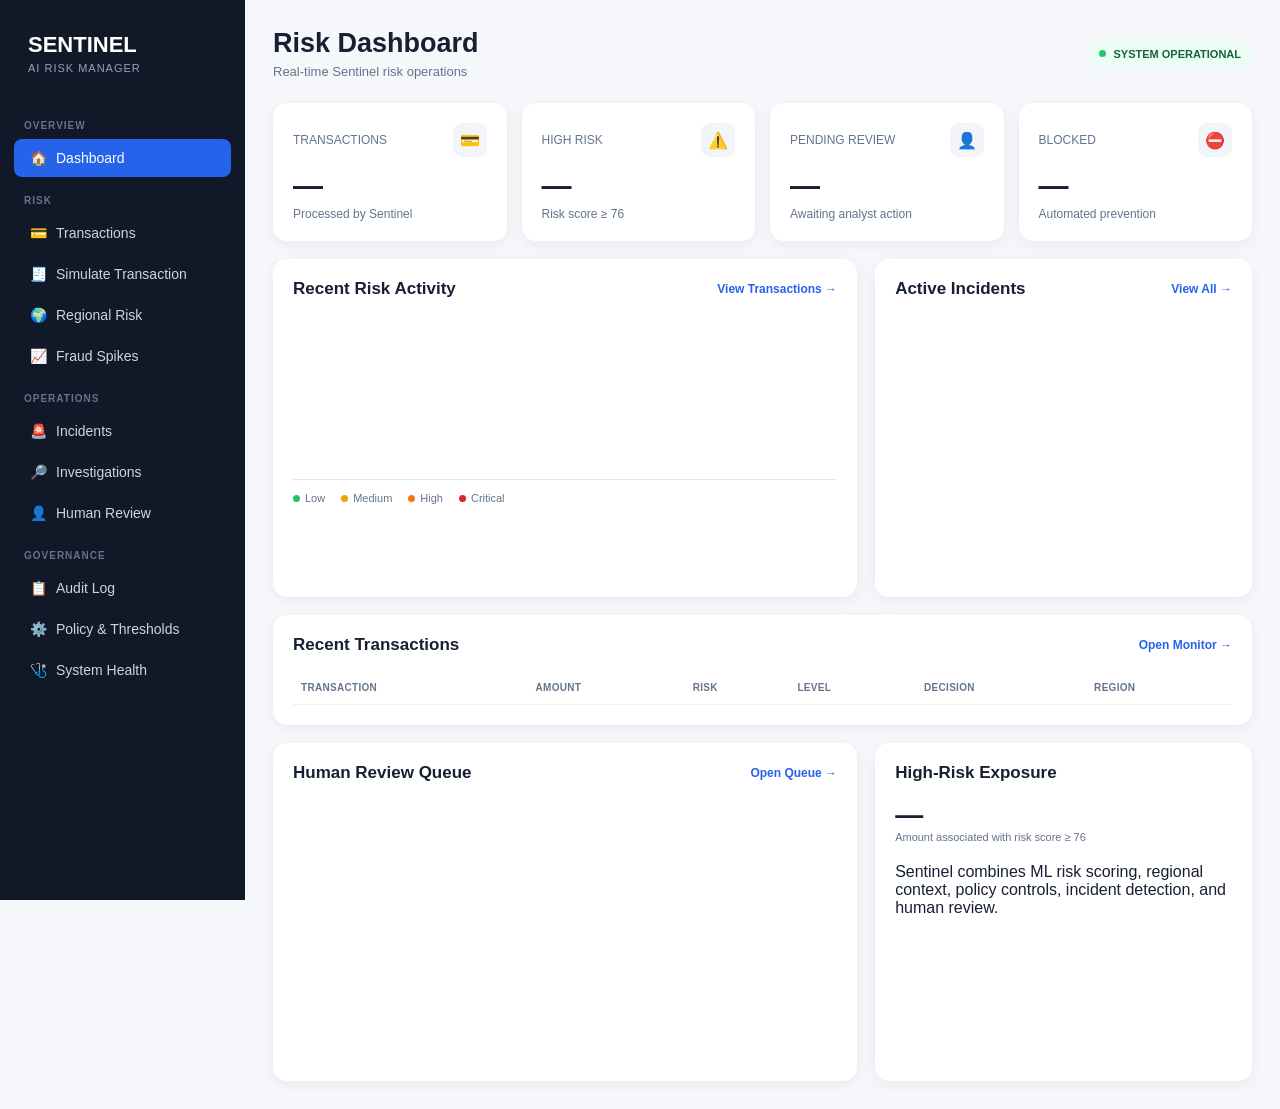
<file: frontend/index.html>
<!DOCTYPE html>
<html lang="en">

<head>
    <meta charset="UTF-8">

    <meta
        name="viewport"
        content="width=device-width, initial-scale=1.0"
    >

    <title>Sentinel AI Risk Manager</title>
    <script>
    window.location.href = "pages/dashboard.html";
    </script>
    <style>

        * {
            box-sizing: border-box;
        }

        body {
            margin: 0;
            font-family:
                Inter,
                Segoe UI,
                Arial,
                sans-serif;

            background: #f5f7fb;
            color: #172033;
        }

        header {
            background: #111827;
            color: white;
            padding: 20px 32px;

            display: flex;
            justify-content: space-between;
            align-items: center;
        }

        header h1 {
            margin: 0;
            font-size: 24px;
        }

        header span {
            font-size: 13px;
            color: #a7f3d0;
        }

        main {
            max-width: 1400px;
            margin: 0 auto;
            padding: 28px;
        }

        .cards {
            display: grid;
            grid-template-columns:
                repeat(4, 1fr);

            gap: 18px;

            margin-bottom: 24px;
        }

        .card {
            background: white;
            border-radius: 14px;
            padding: 20px;

            box-shadow:
                0 4px 16px
                rgba(15, 23, 42, 0.06);
        }

        .card-label {
            color: #64748b;
            font-size: 13px;
            margin-bottom: 8px;
        }

        .card-value {
            font-size: 30px;
            font-weight: 700;
        }

        .layout {
            display: grid;
            grid-template-columns:
                2fr 1fr;

            gap: 20px;
        }

        .panel {
            background: white;
            border-radius: 14px;
            padding: 20px;

            box-shadow:
                0 4px 16px
                rgba(15, 23, 42, 0.06);
        }

        .panel h2 {
            margin-top: 0;
            font-size: 18px;
        }

        table {
            width: 100%;
            border-collapse: collapse;
        }

        th,
        td {
            text-align: left;
            padding: 12px 8px;
            border-bottom: 1px solid #e5e7eb;

            font-size: 13px;
        }

        th {
            color: #64748b;
            font-size: 12px;
        }

        .badge {
            padding: 5px 9px;
            border-radius: 999px;
            font-size: 11px;
            font-weight: 700;
        }

        .ALLOW {
            background: #dcfce7;
            color: #166534;
        }

        .REVIEW {
            background: #fef3c7;
            color: #92400e;
        }

        .BLOCK {
            background: #fee2e2;
            color: #991b1b;
        }

        .LOW {
            background: #dcfce7;
            color: #166534;
        }

        .MEDIUM {
            background: #fef3c7;
            color: #92400e;
        }

        .HIGH {
            background: #ffedd5;
            color: #9a3412;
        }

        .CRITICAL {
            background: #fee2e2;
            color: #991b1b;
        }

        .incident {
            border-left: 5px solid #dc2626;
            padding: 14px;
            background: #fff7f7;
            border-radius: 8px;
            margin-bottom: 12px;
        }

        .incident-title {
            font-weight: 700;
            margin-bottom: 6px;
        }

        .empty {
            color: #94a3b8;
            padding: 20px 0;
        }

        .refresh {
            border: none;
            border-radius: 8px;
            padding: 9px 14px;
            cursor: pointer;
            background: white;
            color: #111827;
            font-weight: 600;
        }

        @media(max-width: 900px) {

            .cards {
                grid-template-columns:
                    repeat(2, 1fr);
            }

            .layout {
                grid-template-columns: 1fr;
            }
        }

    </style>
</head>


<body>

<header>

    <div>
        <h1>Sentinel AI Risk Manager</h1>
        <span>
            Live Risk Operations
        </span>
    </div>

    <button
        class="refresh"
        onclick="loadDashboard()"
    >
        Refresh
    </button>

</header>


<main>

    <!-- ================================================= -->
    <!-- KPI CARDS -->
    <!-- ================================================= -->

    <section class="cards">

        <div class="card">
            <div class="card-label">
                Transactions
            </div>

            <div
                class="card-value"
                id="totalTransactions"
            >
                —
            </div>
        </div>


        <div class="card">
            <div class="card-label">
                High Risk
            </div>

            <div
                class="card-value"
                id="highRisk"
            >
                —
            </div>
        </div>


        <div class="card">
            <div class="card-label">
                Pending Reviews
            </div>

            <div
                class="card-value"
                id="pendingReviews"
            >
                —
            </div>
        </div>


        <div class="card">
            <div class="card-label">
                Blocked
            </div>

            <div
                class="card-value"
                id="blocked"
            >
                —
            </div>
        </div>

    </section>


    <section class="layout">

        <!-- ================================================= -->
        <!-- LIVE TRANSACTIONS -->
        <!-- ================================================= -->

        <div class="panel">

            <h2>
                Live Transaction Feed
            </h2>

            <table>

                <thead>

                    <tr>
                        <th>ID</th>
                        <th>Amount</th>
                        <th>Risk</th>
                        <th>Decision</th>
                    </tr>

                </thead>

                <tbody id="transactionsBody">

                </tbody>

            </table>

        </div>


        <!-- ================================================= -->
        <!-- REVIEW QUEUE -->
        <!-- ================================================= -->

        <div class="panel">

            <h2>
                Human Review Queue
            </h2>

            <div id="reviews">

            </div>

        </div>

    </section>


    <section
        class="panel"
        style="margin-top: 20px;"
    >

        <h2>
            Recent Audit Decisions
        </h2>

        <table>

            <thead>

                <tr>
                    <th>Transaction</th>
                    <th>Risk</th>
                    <th>Recommended</th>
                    <th>Final</th>
                    <th>Reviewer</th>
                </tr>

            </thead>

            <tbody id="auditBody">

            </tbody>

        </table>

    </section>

</main>


<script>

const API = "http://127.0.0.1:8001";


async function getJSON(path) {

    const response =
        await fetch(API + path);

    if (!response.ok) {
        throw new Error(
            `${response.status} ${path}`
        );
    }

    return response.json();
}


function badge(value) {

    return `
        <span class="badge ${value}">
            ${value}
        </span>
    `;
}


async function loadStats() {

    const data =
        await getJSON(
            "/api/dashboard/stats"
        );

    document
        .getElementById("totalTransactions")
        .textContent =
        data.total_transactions;

    document
        .getElementById("highRisk")
        .textContent =
        data.high_risk_transactions;

    document
        .getElementById("pendingReviews")
        .textContent =
        data.pending_reviews;

    document
        .getElementById("blocked")
        .textContent =
        data.blocked_transactions;
}


async function loadTransactions() {

    const data =
        await getJSON(
            "/api/transactions/recent?limit=20"
        );

    const body =
        document.getElementById(
            "transactionsBody"
        );

    body.innerHTML = "";

    for (
        const tx of data.transactions
    ) {

        body.innerHTML += `
            <tr>

                <td>
                    ${tx.transaction_id}
                </td>

                <td>
                    ₹${Number(
                        tx.amount
                    ).toFixed(2)}
                </td>

                <td>
                    ${Number(
                        tx.risk_score
                    ).toFixed(2)}
                </td>

                <td>
                    ${badge(tx.decision)}
                </td>

            </tr>
        `;
    }
}


async function loadReviews() {

    const data =
        await getJSON(
            "/api/reviews"
        );

    const container =
        document.getElementById(
            "reviews"
        );

    container.innerHTML = "";

    const pending =
        data.reviews.filter(
            r => r.status === "PENDING"
        );

    if (!pending.length) {

        container.innerHTML =
            `<div class="empty">
                No pending review cases.
            </div>`;

        return;
    }

    for (
        const review of pending
    ) {

        container.innerHTML += `
            <div class="incident">

                <div class="incident-title">
                    ${review.case_id}
                </div>

                <div>
                    Transaction:
                    ${review.transaction_id}
                </div>

                <div>
                    Risk:
                    ${Number(
                        review.risk_score
                    ).toFixed(2)}
                </div>

                <div>
                    ${review.reasons.join(", ")}
                </div>

            </div>
        `;
    }
}


async function loadAudit() {

    const data =
        await getJSON(
            "/api/audit"
        );

    const body =
        document.getElementById(
            "auditBody"
        );

    body.innerHTML = "";

    const records =
        data.audit || [];

    for (
        const record of records
    ) {

        body.innerHTML += `
            <tr>

                <td>
                    ${record.transaction_id}
                </td>

                <td>
                    ${Number(
                        record.risk_score
                    ).toFixed(2)}
                </td>

                <td>
                    ${badge(
                        record.recommended_action
                    )}
                </td>

                <td>
                    ${badge(
                        record.final_action
                    )}
                </td>

                <td>
                    ${
                        record.reviewer
                        || "—"
                    }
                </td>

            </tr>
        `;
    }
}


async function loadDashboard() {

    try {

        await Promise.all([
            loadStats(),
            loadTransactions(),
            loadReviews(),
            loadAudit()
        ]);

    } catch (error) {

        console.error(
            "Dashboard error:",
            error
        );

    }
}


loadDashboard();

setInterval(
    loadDashboard,
    5000
);

</script>

</body>

</html>
</file>
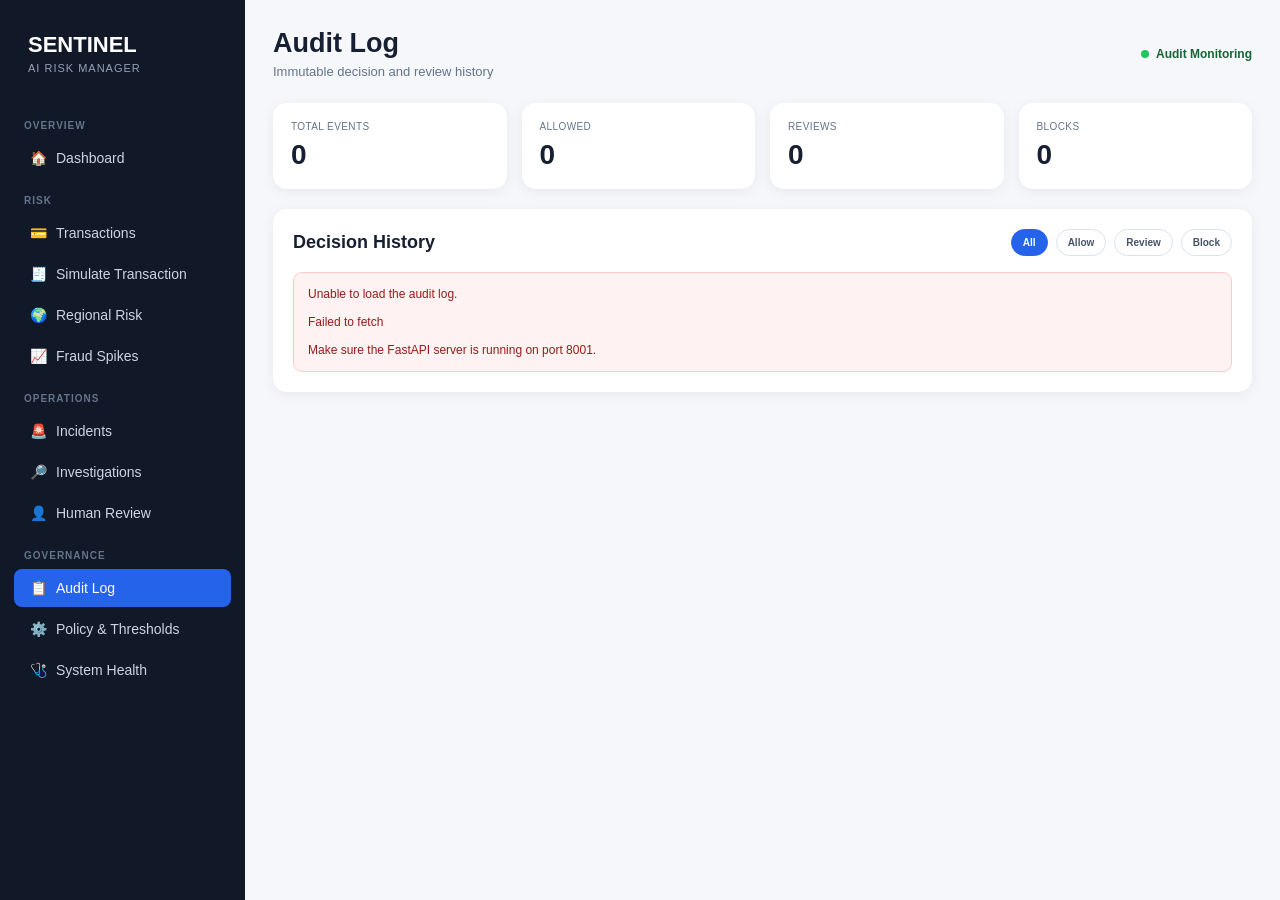
<file: frontend/pages/audit.html>
<!DOCTYPE html>
<html lang="en">

<head>

    <meta charset="UTF-8">

    <meta
        name="viewport"
        content="width=device-width, initial-scale=1.0"
    >

    <title>Sentinel — Audit Log</title>

    <link
        rel="stylesheet"
        href="../css/style.css"
    >

    <style>

        .audit-summary {
            display: grid;
            grid-template-columns: repeat(4, 1fr);
            gap: 15px;
            margin-bottom: 20px;
        }

        .summary-card {
            background: white;
            border-radius: 14px;
            padding: 18px;
            box-shadow:
                0 3px 14px
                rgba(15, 23, 42, 0.06);
        }

        .summary-label {
            color: #64748b;
            font-size: 10px;
            text-transform: uppercase;
            letter-spacing: .4px;
        }

        .summary-value {
            margin-top: 7px;
            font-size: 28px;
            font-weight: 800;
        }

        .audit-panel {
            background: white;
            border-radius: 14px;
            padding: 20px;
            box-shadow:
                0 3px 14px
                rgba(15, 23, 42, 0.06);
        }

        .panel-header {
            display: flex;
            justify-content: space-between;
            align-items: center;
            margin-bottom: 16px;
        }

        .panel-title {
            margin: 0;
            font-size: 18px;
            font-weight: 750;
        }

        .audit-table-wrap {
            overflow-x: auto;
        }

        .audit-table {
            width: 100%;
            border-collapse: collapse;
        }

        .audit-table th,
        .audit-table td {
            padding: 12px 10px;
            border-bottom: 1px solid #edf0f3;
            text-align: left;
            white-space: nowrap;
        }

        .audit-table th {
            color: #64748b;
            font-size: 10px;
            text-transform: uppercase;
            letter-spacing: .35px;
        }

        .audit-table td {
            font-size: 12px;
        }

        .transaction-id {
            font-weight: 750;
        }

        .risk-score {
            font-weight: 750;
        }

        .reason-text {
            color: #64748b;
            max-width: 240px;
            white-space: normal !important;
            line-height: 1.4;
        }

        .reviewer {
            color: #475569;
        }

        .empty {
            padding: 40px;
            text-align: center;
            color: #94a3b8;
            font-size: 12px;
        }

        .error {
            padding: 14px;
            border-radius: 9px;
            background: #fef2f2;
            border: 1px solid #fecaca;
            color: #991b1b;
            font-size: 12px;
        }

        .action-filter {
            display: flex;
            gap: 8px;
            flex-wrap: wrap;
        }

        .filter-btn {
            border: 1px solid #dbe2ea;
            background: white;
            color: #475569;
            border-radius: 999px;
            padding: 7px 11px;
            font-size: 10px;
            font-weight: 650;
            cursor: pointer;
            font-family: inherit;
        }

        .filter-btn.active {
            background: #2563eb;
            border-color: #2563eb;
            color: white;
        }

        @media (max-width: 1000px) {

            .audit-summary {
                grid-template-columns: repeat(2, 1fr);
            }

        }

        @media (max-width: 600px) {

            .audit-summary {
                grid-template-columns: 1fr;
            }

        }

    </style>

</head>


<body data-page="audit">


<div class="app">

    <aside
        class="sidebar"
        id="sidebar"
    ></aside>


    <main class="main">


        <div class="page-header">

            <div>

                <h1 class="page-title">
                    Audit Log
                </h1>

                <div class="page-subtitle">
                    Immutable decision and review history
                </div>

            </div>

            <div class="status">

                <span class="status-dot"></span>

                Audit Monitoring

            </div>

        </div>


        <!-- =================================================
             SUMMARY
             ================================================= -->

        <section class="audit-summary">


            <div class="summary-card">

                <div class="summary-label">
                    Total Events
                </div>

                <div
                    class="summary-value"
                    id="totalEvents"
                >
                    0
                </div>

            </div>


            <div class="summary-card">

                <div class="summary-label">
                    Allowed
                </div>

                <div
                    class="summary-value"
                    id="allowEvents"
                >
                    0
                </div>

            </div>


            <div class="summary-card">

                <div class="summary-label">
                    Reviews
                </div>

                <div
                    class="summary-value"
                    id="reviewEvents"
                >
                    0
                </div>

            </div>


            <div class="summary-card">

                <div class="summary-label">
                    Blocks
                </div>

                <div
                    class="summary-value"
                    id="blockEvents"
                >
                    0
                </div>

            </div>

        </section>


        <!-- =================================================
             AUDIT TABLE
             ================================================= -->

        <section class="audit-panel">

            <div class="panel-header">

                <h2 class="panel-title">
                    Decision History
                </h2>


                <div class="action-filter">

                    <button
                        class="filter-btn active"
                        data-filter="ALL"
                    >
                        All
                    </button>

                    <button
                        class="filter-btn"
                        data-filter="ALLOW"
                    >
                        Allow
                    </button>

                    <button
                        class="filter-btn"
                        data-filter="REVIEW"
                    >
                        Review
                    </button>

                    <button
                        class="filter-btn"
                        data-filter="BLOCK"
                    >
                        Block
                    </button>

                </div>

            </div>


            <div
                id="auditContainer"
                class="audit-table-wrap"
            >

                <div class="empty">
                    Loading audit records...
                </div>

            </div>

        </section>


    </main>

</div>


<script src="../js/app.js?v=6"></script>


<script>

const AUDIT_API =
    "https://sentinel-ai-risk-manager.onrender.com";


let auditRecords = [];

let currentFilter = "ALL";


/* ============================================================
   LOAD AUDIT
   ============================================================ */

async function loadAudit() {

    const container =
        document.getElementById(
            "auditContainer"
        );


    try {

        const response =
            await fetch(
                AUDIT_API +
                "/api/audit"
            );


        if (!response.ok) {

            throw new Error(
                "Audit API returned " +
                response.status
            );

        }


        const data =
            await response.json();


        auditRecords =
            Array.isArray(
                data.audit
            )
                ? data.audit
                : [];


        updateSummary();

        renderAudit();

    }

    catch (error) {

        console.error(
            "Audit API error:",
            error
        );


        container.innerHTML = `
            <div class="error">

                Unable to load the audit log.

                <br><br>

                ${error.message}

                <br><br>

                Make sure the FastAPI server
                is running on port 8001.

            </div>
        `;

    }

}


/* ============================================================
   SUMMARY
   ============================================================ */

function updateSummary() {

    document.getElementById(
        "totalEvents"
    ).textContent =
        auditRecords.length;


    const allow =
        auditRecords.filter(
            item =>
                String(
                    item.recommended_action ||
                    item.final_action ||
                    ""
                ).toUpperCase()
                === "ALLOW"
        ).length;


    const review =
        auditRecords.filter(
            item =>
                String(
                    item.recommended_action ||
                    item.final_action ||
                    ""
                ).toUpperCase()
                === "REVIEW"
        ).length;


    const block =
        auditRecords.filter(
            item =>
                String(
                    item.recommended_action ||
                    item.final_action ||
                    ""
                ).toUpperCase()
                === "BLOCK"
        ).length;


    document.getElementById(
        "allowEvents"
    ).textContent =
        allow;


    document.getElementById(
        "reviewEvents"
    ).textContent =
        review;


    document.getElementById(
        "blockEvents"
    ).textContent =
        block;

}


/* ============================================================
   RENDER
   ============================================================ */

function renderAudit() {

    const container =
        document.getElementById(
            "auditContainer"
        );


    let rows =
        [...auditRecords];


    if (
        currentFilter !== "ALL"
    ) {

        rows =
            rows.filter(
                item => {

                    const action =
                        String(
                            item.recommended_action ||
                            item.final_action ||
                            ""
                        ).toUpperCase();

                    return (
                        action ===
                        currentFilter
                    );

                }
            );

    }


    if (!rows.length) {

        container.innerHTML = `
            <div class="empty">
                No audit events match this filter.
            </div>
        `;

        return;

    }


    container.innerHTML = `

        <table class="audit-table">

            <thead>

                <tr>

                    <th>
                        Time
                    </th>

                    <th>
                        Transaction
                    </th>

                    <th>
                        Risk
                    </th>

                    <th>
                        Regional Risk
                    </th>

                    <th>
                        Recommended
                    </th>

                    <th>
                        Final Action
                    </th>

                    <th>
                        Reason
                    </th>

                    <th>
                        Reviewer
                    </th>

                </tr>

            </thead>


            <tbody>

                ${
                    rows
                        .map(
                            item => {

                                const recommended =
                                    String(
                                        item.recommended_action
                                        || ""
                                    ).toUpperCase();

                                const finalAction =
                                    String(
                                        item.final_action
                                        || ""
                                    ).toUpperCase();


                                return `

                                    <tr>

                                        <td>
                                            ${formatDate(
                                                item.timestamp
                                            )}
                                        </td>


                                        <td>
                                            <span
                                                class="
                                                    transaction-id
                                                "
                                            >
                                                ${
                                                    item.transaction_id
                                                }
                                            </span>
                                        </td>


                                        <td>
                                            <span
                                                class="
                                                    risk-score
                                                "
                                            >
                                                ${Number(
                                                    item.risk_score || 0
                                                ).toFixed(2)}
                                            </span>
                                        </td>


                                        <td>
                                            ${Number(
                                                item.regional_risk || 0
                                            ).toFixed(2)}
                                        </td>


                                        <td>
                                            ${
                                                recommended
                                                ? badge(
                                                    recommended
                                                )
                                                : "—"
                                            }
                                        </td>


                                        <td>
                                            ${
                                                finalAction
                                                ? badge(
                                                    finalAction
                                                )
                                                : "—"
                                            }
                                        </td>


                                        <td
                                            class="
                                                reason-text
                                            "
                                        >
                                            ${
                                                Array.isArray(
                                                    item.reasons
                                                )
                                                    ? item.reasons.join(
                                                        ", "
                                                    )
                                                    : (
                                                        item.reasons
                                                        || "—"
                                                    )
                                            }
                                        </td>


                                        <td
                                            class="
                                                reviewer
                                            "
                                        >
                                            ${
                                                item.reviewer
                                                || "—"
                                            }
                                        </td>

                                    </tr>

                                `;

                            }
                        )
                        .join("")
                }

            </tbody>

        </table>

    `;

}


/* ============================================================
   FILTERS
   ============================================================ */

document
    .querySelectorAll(
        ".filter-btn"
    )
    .forEach(
        button => {

            button.addEventListener(
                "click",
                () => {

                    currentFilter =
                        button.dataset.filter;


                    document
                        .querySelectorAll(
                            ".filter-btn"
                        )
                        .forEach(
                            item =>
                                item.classList.remove(
                                    "active"
                                )
                        );


                    button.classList.add(
                        "active"
                    );


                    renderAudit();

                }
            );

        }
    );


/* ============================================================
   DATE
   ============================================================ */

function formatDate(
    value
) {

    if (!value) {
        return "—";
    }


    const date =
        new Date(value);


    if (
        Number.isNaN(
            date.getTime()
        )
    ) {

        return String(value);

    }


    return date.toLocaleString(
        "en-IN",
        {
            day: "2-digit",
            month: "short",
            year: "numeric",
            hour: "2-digit",
            minute: "2-digit"
        }
    );

}


/* ============================================================
   LOAD + REFRESH
   ============================================================ */

loadAudit();


setInterval(
    loadAudit,
    5000
);

</script>

</body>

</html>
</file>
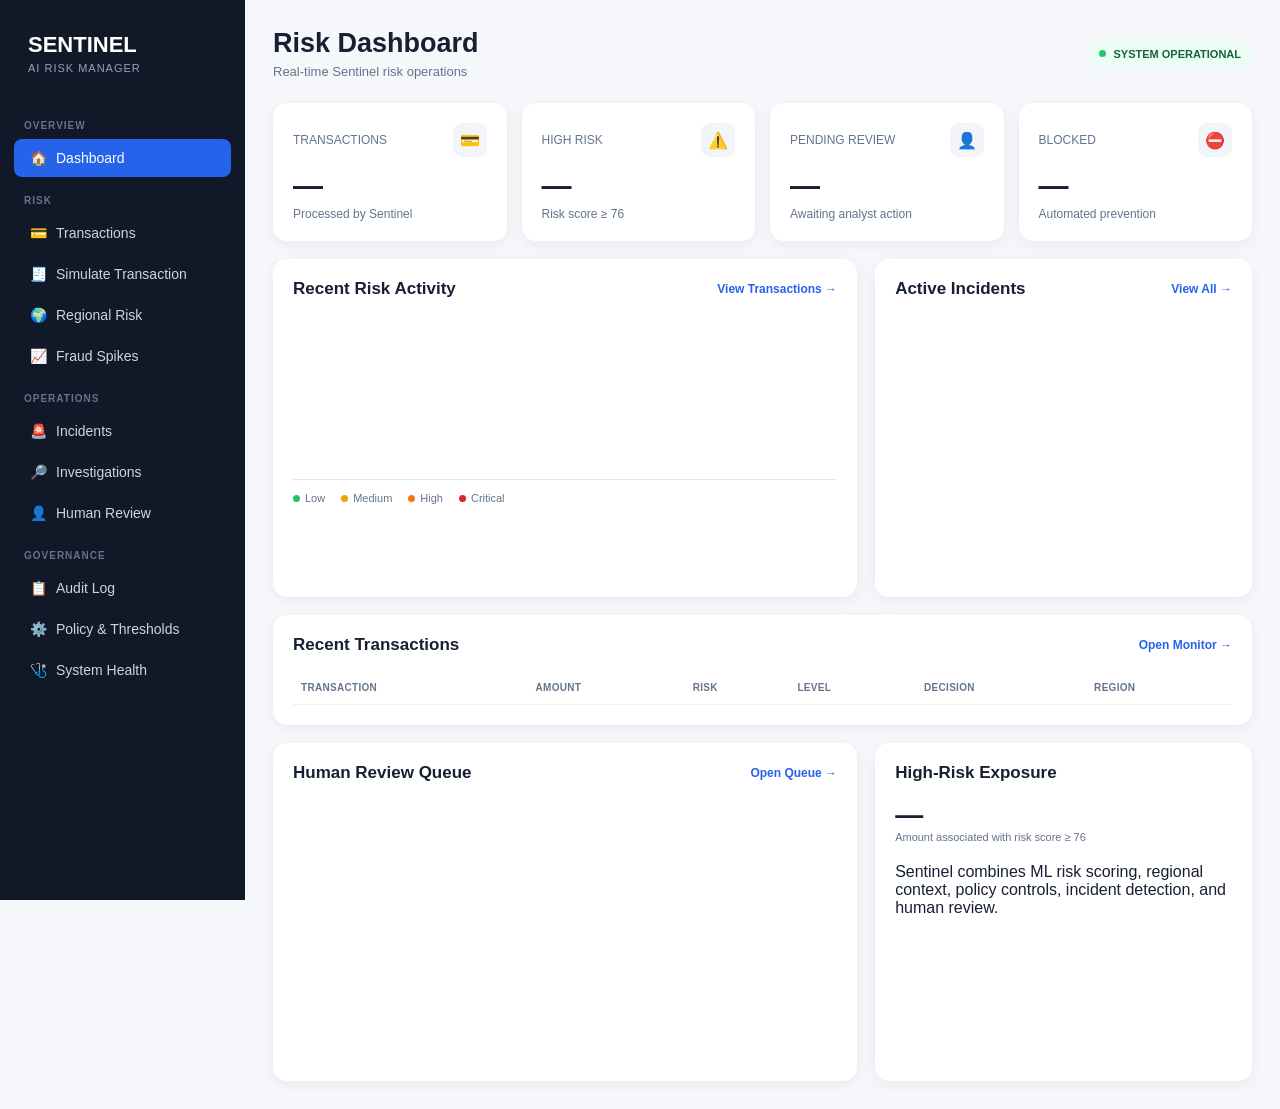
<file: frontend/pages/dashboard.html>
<!DOCTYPE html>
<html lang="en">

<head>

    <meta charset="UTF-8">

    <meta
        name="viewport"
        content="width=device-width, initial-scale=1.0"
    >

    <title>Sentinel — Dashboard</title>

    <link
        rel="stylesheet"
        href="../css/style.css"
    >

    <style>

        /* =====================================================
           DASHBOARD
           ===================================================== */

        .dashboard-grid {
            display: grid;
            grid-template-columns: 1.55fr 1fr;
            gap: 18px;
            align-items: stretch;
        }

        /* Keep the top two dashboard panels visually aligned.
           Active Incidents scrolls internally when there are
           more cards than the available panel height. */
        .dashboard-grid > .dashboard-panel {
            height: 338px;
            min-height: 0;
            overflow: hidden;
        }

        .dashboard-grid > .dashboard-panel #incidentContainer {
            max-height: 270px;
            overflow-y: auto;
            overflow-x: hidden;
            padding-right: 4px;
        }

        .dashboard-grid > .dashboard-panel #incidentContainer::-webkit-scrollbar {
            width: 5px;
        }

        .dashboard-grid > .dashboard-panel #incidentContainer::-webkit-scrollbar-track {
            background: #f8fafc;
            border-radius: 999px;
        }

        .dashboard-grid > .dashboard-panel #incidentContainer::-webkit-scrollbar-thumb {
            background: #cbd5e1;
            border-radius: 999px;
        }

        .dashboard-grid > .dashboard-panel #incidentContainer {
            scrollbar-width: thin;
            scrollbar-color: #cbd5e1 #f8fafc;
        }

        .kpi-grid {
            display: grid;
            grid-template-columns: repeat(4, 1fr);
            gap: 15px;
            margin-bottom: 18px;
        }

        .kpi-card {
            position: relative;
            overflow: hidden;
        }

        .kpi-top {
            display: flex;
            justify-content: space-between;
            align-items: center;
        }

        .kpi-icon {
            width: 34px;
            height: 34px;
            border-radius: 9px;
            display: flex;
            align-items: center;
            justify-content: center;
            background: #f1f5f9;
            font-size: 16px;
        }

        .kpi-value {
            font-size: 30px;
            font-weight: 800;
            margin-top: 12px;
            letter-spacing: -0.5px;
        }

        .kpi-label {
            color: #64748b;
            font-size: 12px;
            margin-top: 4px;
        }

        .dashboard-panel {
            background: white;
            border-radius: 14px;
            padding: 20px;
            box-shadow:
                0 3px 14px
                rgba(15, 23, 42, 0.06);
        }

        .panel-header {
            display: flex;
            justify-content: space-between;
            align-items: center;
            margin-bottom: 16px;
        }

        .panel-title {
            margin: 0;
            font-size: 17px;
            font-weight: 750;
        }

        .panel-link {
            text-decoration: none;
            font-size: 12px;
            font-weight: 650;
            color: #2563eb;
        }

        /* =====================================================
           RISK ACTIVITY
           ===================================================== */

        .risk-activity {
            display: flex;
            align-items: end;
            gap: 7px;
            height: 165px;
            padding: 14px 4px 4px;
            border-bottom: 1px solid #e5e7eb;
        }

        .risk-bar-wrap {
            flex: 1;
            height: 100%;
            display: flex;
            align-items: end;
        }

        .risk-bar {
            width: 100%;
            min-height: 5px;
            border-radius: 5px 5px 2px 2px;
            background: #2563eb;
        }

        .risk-bar.low {
            background: #22c55e;
        }

        .risk-bar.medium {
            background: #f59e0b;
        }

        .risk-bar.high {
            background: #f97316;
        }

        .risk-bar.critical {
            background: #dc2626;
        }

        .activity-legend {
            display: flex;
            gap: 16px;
            margin-top: 12px;
            font-size: 11px;
            color: #64748b;
        }

        .legend-item {
            display: flex;
            align-items: center;
            gap: 5px;
        }

        .legend-dot {
            width: 7px;
            height: 7px;
            border-radius: 50%;
        }

        .legend-low {
            background: #22c55e;
        }

        .legend-medium {
            background: #f59e0b;
        }

        .legend-high {
            background: #f97316;
        }

        .legend-critical {
            background: #dc2626;
        }

        /* =====================================================
           INCIDENTS
           ===================================================== */

        .incident-card {
            border: 1px solid #fecaca;
            background: #fffafa;
            border-radius: 11px;
            padding: 15px;
            margin-bottom: 11px;
        }

        .incident-card:last-child {
            margin-bottom: 0;
        }

        .incident-head {
            display: flex;
            justify-content: space-between;
            align-items: center;
            gap: 10px;
        }

        .incident-id {
            font-weight: 800;
            font-size: 14px;
        }

        .incident-type {
            margin-top: 5px;
            color: #64748b;
            font-size: 11px;
        }

        .incident-metrics {
            display: grid;
            grid-template-columns: repeat(3, 1fr);
            gap: 8px;
            margin-top: 13px;
        }

        .incident-metric {
            background: white;
            border-radius: 7px;
            padding: 9px;
        }

        .incident-metric-label {
            font-size: 9px;
            color: #94a3b8;
            text-transform: uppercase;
        }

        .incident-metric-value {
            margin-top: 3px;
            font-size: 14px;
            font-weight: 750;
        }

        /* =====================================================
           REVIEW
           ===================================================== */

        .review-card {
            border: 1px solid #fde68a;
            background: #fffbeb;
            border-radius: 11px;
            padding: 14px;
            margin-bottom: 10px;
        }

        .review-head {
            display: flex;
            justify-content: space-between;
            align-items: center;
        }

        .review-case {
            font-weight: 750;
            font-size: 13px;
        }

        .review-transaction {
            font-size: 11px;
            color: #64748b;
            margin-top: 4px;
        }

        .review-risk {
            font-size: 19px;
            font-weight: 800;
        }

        .review-reason {
            font-size: 11px;
            color: #64748b;
            margin-top: 9px;
        }

        /* =====================================================
           RECENT TRANSACTIONS
           ===================================================== */

        .transaction-table-wrap {
            overflow-x: auto;
        }

        .transaction-table {
            width: 100%;
            border-collapse: collapse;
        }

        .transaction-table th,
        .transaction-table td {
            padding: 11px 8px;
            border-bottom: 1px solid #edf0f3;
            text-align: left;
            white-space: nowrap;
        }

        .transaction-table th {
            color: #64748b;
            font-size: 10px;
            text-transform: uppercase;
            letter-spacing: 0.3px;
        }

        .transaction-table td {
            font-size: 12px;
        }

        .transaction-id {
            font-weight: 700;
        }

        /* =====================================================
           EXPOSURE
           ===================================================== */

        .exposure-value {
            font-size: 28px;
            font-weight: 800;
            margin-top: 6px;
        }

        .exposure-label {
            color: #64748b;
            font-size: 11px;
        }

        .system-pill {
            display: inline-flex;
            align-items: center;
            gap: 7px;
            background: #ecfdf5;
            color: #166534;
            border-radius: 999px;
            padding: 7px 11px;
            font-size: 11px;
            font-weight: 700;
        }

        .system-pill-dot {
            width: 7px;
            height: 7px;
            border-radius: 50%;
            background: #22c55e;
        }

        /* =====================================================
           EMPTY STATE
           ===================================================== */

        .empty-state {
            padding: 22px 0;
            color: #94a3b8;
            font-size: 12px;
            text-align: center;
        }

        /* =====================================================
           RESPONSIVE
           ===================================================== */

        @media (max-width: 1150px) {

            .kpi-grid {
                grid-template-columns: repeat(2, 1fr);
            }

            .dashboard-grid {
                grid-template-columns: 1fr;
            }

        }

        @media (max-width: 700px) {

            .kpi-grid {
                grid-template-columns: 1fr;
            }

            .incident-metrics {
                grid-template-columns: 1fr;
            }

        }

    </style>

</head>


<body data-page="dashboard">


<div class="app">


    <!-- =====================================================
         SIDEBAR
         ===================================================== -->

    <aside
        class="sidebar"
        id="sidebar"
    ></aside>


    <!-- =====================================================
         MAIN
         ===================================================== -->

    <main class="main">


        <!-- HEADER -->

        <div class="page-header">

            <div>

                <h1 class="page-title">
                    Risk Dashboard
                </h1>

                <div class="page-subtitle">
                    Real-time Sentinel risk operations
                </div>

            </div>


            <div class="system-pill">

                <span class="system-pill-dot"></span>

                SYSTEM OPERATIONAL

            </div>

        </div>


        <!-- =================================================
             KPI CARDS
             ================================================= -->

        <section class="kpi-grid">


            <div class="card kpi-card">

                <div class="kpi-top">

                    <div class="card-label">
                        TRANSACTIONS
                    </div>

                    <div class="kpi-icon">
                        💳
                    </div>

                </div>

                <div
                    class="kpi-value"
                    id="totalTransactions"
                >
                    —
                </div>

                <div class="kpi-label">
                    Processed by Sentinel
                </div>

            </div>


            <div class="card kpi-card">

                <div class="kpi-top">

                    <div class="card-label">
                        HIGH RISK
                    </div>

                    <div class="kpi-icon">
                        ⚠️
                    </div>

                </div>

                <div
                    class="kpi-value"
                    id="highRisk"
                >
                    —
                </div>

                <div class="kpi-label">
                    Risk score ≥ 76
                </div>

            </div>


            <div class="card kpi-card">

                <div class="kpi-top">

                    <div class="card-label">
                        PENDING REVIEW
                    </div>

                    <div class="kpi-icon">
                        👤
                    </div>

                </div>

                <div
                    class="kpi-value"
                    id="pendingReviews"
                >
                    —
                </div>

                <div class="kpi-label">
                    Awaiting analyst action
                </div>

            </div>


            <div class="card kpi-card">

                <div class="kpi-top">

                    <div class="card-label">
                        BLOCKED
                    </div>

                    <div class="kpi-icon">
                        ⛔
                    </div>

                </div>

                <div
                    class="kpi-value"
                    id="blocked"
                >
                    —
                </div>

                <div class="kpi-label">
                    Automated prevention
                </div>

            </div>


        </section>


        <!-- =================================================
             TOP CONTENT
             ================================================= -->

        <section class="dashboard-grid">


            <!-- =================================================
                 RISK ACTIVITY
                 ================================================= -->

            <div class="dashboard-panel">

                <div class="panel-header">

                    <h2 class="panel-title">
                        Recent Risk Activity
                    </h2>

                    <a
                        class="panel-link"
                        href="transactions.html"
                    >
                        View Transactions →
                    </a>

                </div>


                <div
                    id="riskActivity"
                    class="risk-activity"
                ></div>


                <div class="activity-legend">

                    <div class="legend-item">
                        <span
                            class="legend-dot legend-low"
                        ></span>
                        Low
                    </div>

                    <div class="legend-item">
                        <span
                            class="legend-dot legend-medium"
                        ></span>
                        Medium
                    </div>

                    <div class="legend-item">
                        <span
                            class="legend-dot legend-high"
                        ></span>
                        High
                    </div>

                    <div class="legend-item">
                        <span
                            class="legend-dot legend-critical"
                        ></span>
                        Critical
                    </div>

                </div>

            </div>


            <!-- =================================================
                 ACTIVE INCIDENTS
                 ================================================= -->

            <div class="dashboard-panel">

                <div class="panel-header">

                    <h2 class="panel-title">
                        Active Incidents
                    </h2>

                    <a
                        class="panel-link"
                        href="incidents.html"
                    >
                        View All →
                    </a>

                </div>


                <div
                    id="incidentContainer"
                ></div>

            </div>


        </section>


        <!-- =================================================
             RECENT TRANSACTIONS
             ================================================= -->

        <div
            class="dashboard-panel"
            style="margin-top:18px"
        >

            <div class="panel-header">

                <h2 class="panel-title">
                    Recent Transactions
                </h2>

                <a
                    class="panel-link"
                    href="transactions.html"
                >
                    Open Monitor →
                </a>

            </div>


            <div class="transaction-table-wrap">

                <table class="transaction-table">

                    <thead>

                        <tr>

                            <th>
                                Transaction
                            </th>

                            <th>
                                Amount
                            </th>

                            <th>
                                Risk
                            </th>

                            <th>
                                Level
                            </th>

                            <th>
                                Decision
                            </th>

                            <th>
                                Region
                            </th>

                        </tr>

                    </thead>


                    <tbody
                        id="transactionTable"
                    ></tbody>

                </table>

            </div>

        </div>


        <!-- =================================================
             BOTTOM CONTENT
             ================================================= -->

        <section class="dashboard-grid"
                 style="margin-top:18px">


            <!-- REVIEW QUEUE -->

            <div class="dashboard-panel">

                <div class="panel-header">

                    <h2 class="panel-title">
                        Human Review Queue
                    </h2>

                    <a
                        class="panel-link"
                        href="reviews.html"
                    >
                        Open Queue →
                    </a>

                </div>


                <div
                    id="reviewContainer"
                ></div>

            </div>


            <!-- EXPOSURE -->

            <div class="dashboard-panel">

                <div class="panel-header">

                    <h2 class="panel-title">
                        High-Risk Exposure
                    </h2>

                </div>


                <div
                    class="exposure-value"
                    id="exposure"
                >
                    —
                </div>

                <div class="exposure-label">
                    Amount associated with risk score ≥ 76
                </div>


                <div
                    class="preview-note"
                    style="margin-top:20px"
                >

                    Sentinel combines ML risk scoring,
                    regional context, policy controls,
                    incident detection, and human review.

                </div>

            </div>


        </section>


    </main>

</div>


<!-- =========================================================
     SHARED APP
     ========================================================= -->

<script src="../js/app.js"></script>


<script>

/* ============================================================
   RISK BAR CLASS
   ============================================================ */

function riskClass(
    risk
) {

    if (risk < 30) {
        return "low";
    }

    if (risk < 58) {
        return "medium";
    }

    if (risk < 76) {
        return "high";
    }

    return "critical";
}


/* ============================================================
   LOAD DASHBOARD
   ============================================================ */

async function loadDashboard() {

    try {

        const [
            stats,
            transactions,
            incidents,
            reviews
        ] = await Promise.all([

            api(
                "/api/dashboard/stats"
            ),

            api(
                "/api/transactions/recent?limit=12"
            ),

            api(
                "/api/incidents"
            ),

            api(
                "/api/reviews"
            )

        ]);


        /* ====================================================
           KPI
           ==================================================== */

        document
            .getElementById(
                "totalTransactions"
            )
            .textContent =
            stats.total_transactions;


        document
            .getElementById(
                "highRisk"
            )
            .textContent =
            stats.high_risk_transactions;


        document
            .getElementById(
                "pendingReviews"
            )
            .textContent =
            stats.pending_reviews;


        document
            .getElementById(
                "blocked"
            )
            .textContent =
            stats.blocked_transactions;


        document
            .getElementById(
                "exposure"
            )
            .textContent =
            money(
                stats.high_risk_exposure
            );


        /* ====================================================
           TRANSACTION TABLE
           ==================================================== */

        const transactionBody =
            document.getElementById(
                "transactionTable"
            );


        if (
            !transactions.transactions.length
        ) {

            transactionBody.innerHTML = `
                <tr>
                    <td colspan="6">
                        <div class="empty-state">
                            No transaction activity yet.
                        </div>
                    </td>
                </tr>
            `;

        } else {

            transactionBody.innerHTML =
                transactions.transactions
                    .map(
                        tx => `

                            <tr>

                                <td>
                                    <span
                                        class="transaction-id"
                                    >
                                        ${tx.transaction_id}
                                    </span>
                                </td>

                                <td>
                                    ${money(tx.amount)}
                                </td>

                                <td>
                                    ${Number(
                                        tx.risk_score
                                    ).toFixed(2)}
                                </td>

                                <td>
                                    ${badge(
                                        tx.risk_level
                                    )}
                                </td>

                                <td>
                                    ${badge(
                                        tx.decision
                                    )}
                                </td>

                                <td>
                                    ${tx.region_key || "—"}
                                </td>

                            </tr>
                        `
                    )
                    .join("");
        }


        /* ====================================================
           RISK ACTIVITY
           ==================================================== */

        const activity =
            document.getElementById(
                "riskActivity"
            );


        if (
            !transactions.transactions.length
        ) {

            activity.innerHTML = `
                <div class="empty-state">
                    Waiting for transaction activity.
                </div>
            `;

        } else {

            /*
             * Reverse so older events appear on
             * the left and newest on the right.
             */

            const ordered =
                [...transactions.transactions]
                    .reverse();


            activity.innerHTML =
                ordered
                    .map(
                        tx => {

                            const risk =
                                Math.max(
                                    3,
                                    Math.min(
                                        100,
                                        Number(
                                            tx.risk_score
                                        )
                                    )
                                );

                            return `
                                <div
                                    class="risk-bar-wrap"
                                    title="
                                        ${tx.transaction_id}
                                        — Risk ${Number(
                                            tx.risk_score
                                        ).toFixed(2)}
                                    "
                                >
                                    <div
                                        class="
                                            risk-bar
                                            ${riskClass(
                                                Number(
                                                    tx.risk_score
                                                )
                                            )}
                                        "
                                        style="
                                            height:${risk}%;
                                        "
                                    ></div>
                                </div>
                            `;
                        }
                    )
                    .join("");
        }


        /* ====================================================
           INCIDENTS
           ==================================================== */

        const incidentContainer =
            document.getElementById(
                "incidentContainer"
            );


        const openIncidents =
            incidents.incidents.filter(
                incident =>
                    incident.status === "OPEN"
            );


        if (!openIncidents.length) {

            incidentContainer.innerHTML =
                `
                <div class="empty-state">
                    No active incidents.
                </div>
                `;

        } else {

            incidentContainer.innerHTML =
                openIncidents
                    .slice(0, 3)
                    .map(
                        incident => `

                            <div
                                class="incident-card"
                            >

                                <div
                                    class="incident-head"
                                >

                                    <div>

                                        <div
                                            class="incident-id"
                                        >
                                            ${
                                                incident.incident_id
                                            }
                                        </div>

                                        <div
                                            class="incident-type"
                                        >
                                            ${
                                                incident.incident_type
                                            }
                                        </div>

                                    </div>

                                    ${badge(
                                        incident.severity
                                    )}

                                </div>


                                <div
                                    class="incident-metrics"
                                >

                                    <div
                                        class="incident-metric"
                                    >

                                        <div
                                            class="incident-metric-label"
                                        >
                                            Region
                                        </div>

                                        <div
                                            class="incident-metric-value"
                                        >
                                            ${
                                                incident.region_key
                                            }
                                        </div>

                                    </div>


                                    <div
                                        class="incident-metric"
                                    >

                                        <div
                                            class="incident-metric-label"
                                        >
                                            Affected
                                        </div>

                                        <div
                                            class="incident-metric-value"
                                        >
                                            ${
                                                incident.affected_transactions
                                            }
                                        </div>

                                    </div>


                                    <div
                                        class="incident-metric"
                                    >

                                        <div
                                            class="incident-metric-label"
                                        >
                                            Z-score
                                        </div>

                                        <div
                                            class="incident-metric-value"
                                        >
                                            ${Number(
                                                incident.z_score
                                            ).toFixed(2)}
                                        </div>

                                    </div>

                                </div>

                            </div>
                        `
                    )
                    .join("");
        }


        /* ====================================================
           REVIEWS
           ==================================================== */

        const reviewContainer =
            document.getElementById(
                "reviewContainer"
            );


        const pendingReviews =
            reviews.reviews.filter(
                review =>
                    review.status === "PENDING"
            );


        if (!pendingReviews.length) {

            reviewContainer.innerHTML =
                `
                <div class="empty-state">
                    No pending review cases.
                </div>
                `;

        } else {

            reviewContainer.innerHTML =
                pendingReviews
                    .slice(0, 4)
                    .map(
                        review => `

                            <div
                                class="review-card"
                            >

                                <div
                                    class="review-head"
                                >

                                    <div>

                                        <div
                                            class="review-case"
                                        >
                                            ${
                                                review.case_id
                                            }
                                        </div>

                                        <div
                                            class="review-transaction"
                                        >
                                            Transaction
                                            ${
                                                review.transaction_id
                                            }
                                        </div>

                                    </div>

                                    <div
                                        class="review-risk"
                                    >
                                        ${Number(
                                            review.risk_score
                                        ).toFixed(2)}
                                    </div>

                                </div>


                                <div
                                    class="review-reason"
                                >
                                    ${
                                        (
                                            review.reasons
                                            || []
                                        ).join(", ")
                                    }
                                </div>

                            </div>
                        `
                    )
                    .join("");
        }


    } catch (error) {

        console.error(
            "Dashboard error:",
            error
        );

    }

}


/* ============================================================
   INITIAL LOAD
   ============================================================ */

loadDashboard();


/* ============================================================
   AUTO REFRESH
   ============================================================ */

setInterval(
    loadDashboard,
    5000
);

</script>

</body>

</html>
</file>
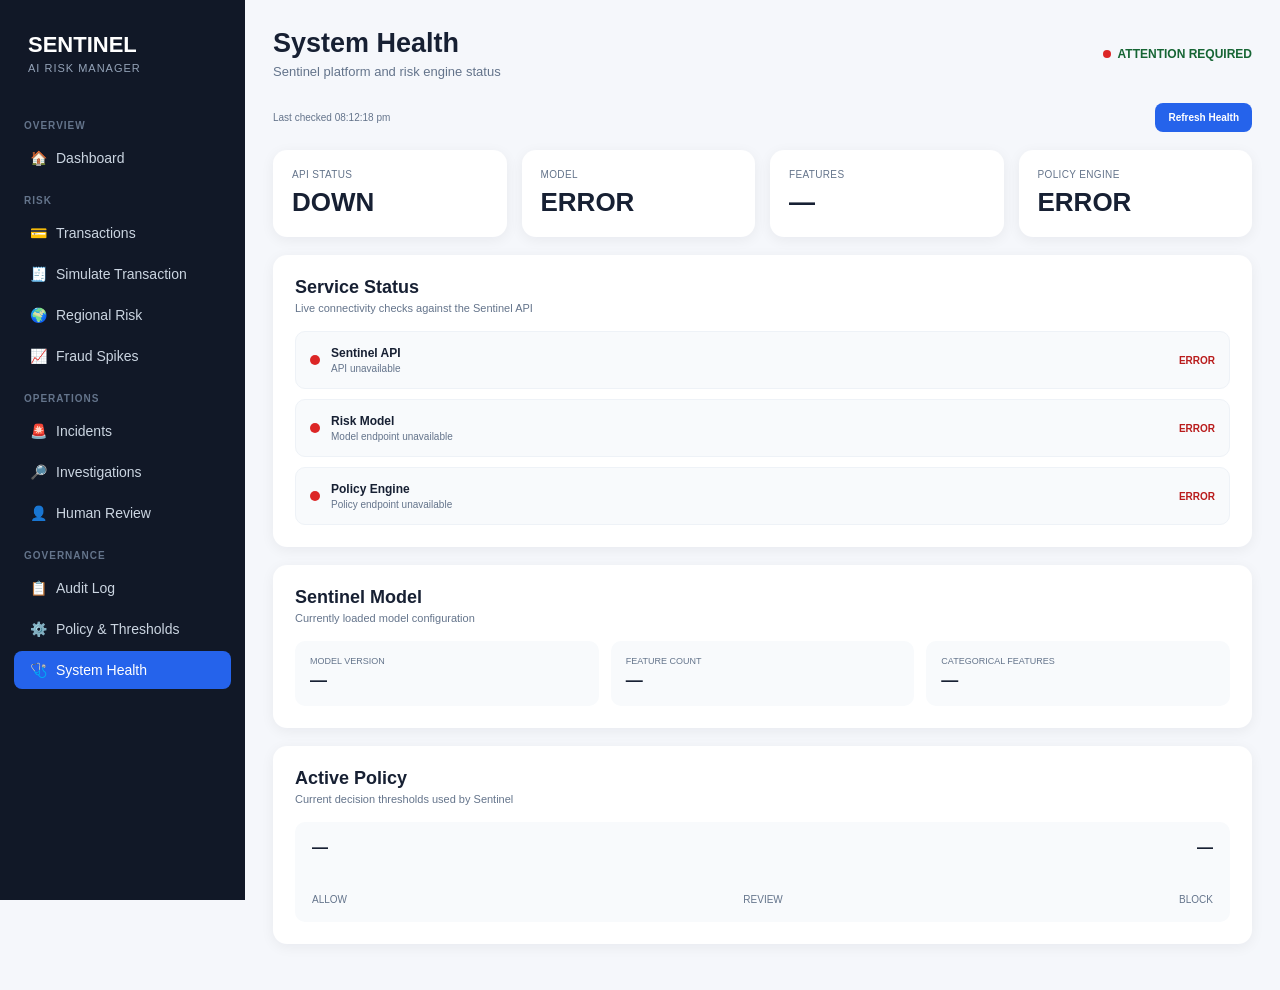
<file: frontend/pages/health.html>
<!DOCTYPE html>
<html lang="en">

<head>

    <meta charset="UTF-8">

    <meta
        name="viewport"
        content="width=device-width, initial-scale=1.0"
    >

    <title>Sentinel — System Health</title>

    <link
        rel="stylesheet"
        href="../css/style.css"
    >

    <style>

        .health-grid {
            display: grid;
            grid-template-columns: repeat(4, 1fr);
            gap: 15px;
            margin-bottom: 18px;
        }

        .health-card {
            background: white;
            border-radius: 14px;
            padding: 19px;
            box-shadow:
                0 3px 14px
                rgba(15, 23, 42, 0.06);
        }

        .health-label {
            color: #64748b;
            font-size: 10px;
            text-transform: uppercase;
            letter-spacing: .35px;
        }

        .health-value {
            margin-top: 7px;
            font-size: 26px;
            font-weight: 800;
        }

        .panel {
            background: white;
            border-radius: 14px;
            padding: 22px;
            margin-bottom: 18px;
            box-shadow:
                0 3px 14px
                rgba(15, 23, 42, 0.06);
        }

        .panel-title {
            margin: 0;
            font-size: 18px;
            font-weight: 750;
        }

        .panel-subtitle {
            margin-top: 4px;
            color: #64748b;
            font-size: 11px;
        }

        .service-list {
            margin-top: 17px;
            display: flex;
            flex-direction: column;
            gap: 10px;
        }

        .service-row {
            display: flex;
            justify-content: space-between;
            align-items: center;
            gap: 15px;
            padding: 14px;
            background: #f8fafc;
            border-radius: 10px;
            border: 1px solid #eef2f7;
        }

        .service-left {
            display: flex;
            align-items: center;
            gap: 11px;
        }

        .service-dot {
            width: 10px;
            height: 10px;
            border-radius: 50%;
            background: #94a3b8;
            flex-shrink: 0;
        }

        .service-dot.healthy {
            background: #16a34a;
        }

        .service-dot.error {
            background: #dc2626;
        }

        .service-name {
            font-size: 12px;
            font-weight: 700;
        }

        .service-detail {
            margin-top: 3px;
            color: #64748b;
            font-size: 10px;
        }

        .service-status {
            font-size: 10px;
            font-weight: 750;
        }

        .status-healthy {
            color: #15803d;
        }

        .status-error {
            color: #b91c1c;
        }

        .model-grid {
            display: grid;
            grid-template-columns: repeat(3, 1fr);
            gap: 12px;
            margin-top: 17px;
        }

        .model-card {
            background: #f8fafc;
            border-radius: 10px;
            padding: 15px;
        }

        .model-label {
            color: #64748b;
            font-size: 9px;
            text-transform: uppercase;
        }

        .model-value {
            margin-top: 5px;
            font-size: 17px;
            font-weight: 750;
        }

        .policy-box {
            margin-top: 17px;
            background: #f8fafc;
            border-radius: 10px;
            padding: 17px;
        }

        .policy-band {
            height: 15px;
            margin-top: 14px;
            display: flex;
            overflow: hidden;
            border-radius: 999px;
        }

        .band-allow {
            background: #22c55e;
        }

        .band-review {
            background: #f59e0b;
        }

        .band-block {
            background: #ef4444;
        }

        .policy-legend {
            display: flex;
            justify-content: space-between;
            margin-top: 8px;
            color: #64748b;
            font-size: 10px;
        }

        .refresh-row {
            display: flex;
            justify-content: space-between;
            align-items: center;
            margin-bottom: 18px;
        }

        .last-check {
            color: #64748b;
            font-size: 10px;
        }

        .refresh-btn {
            border: none;
            border-radius: 8px;
            padding: 9px 13px;
            background: #2563eb;
            color: white;
            font-family: inherit;
            font-size: 10px;
            font-weight: 700;
            cursor: pointer;
        }

        .refresh-btn:hover {
            background: #1d4ed8;
        }

        .message {
            display: none;
            margin-top: 12px;
            padding: 11px 12px;
            border-radius: 8px;
            font-size: 11px;
        }

        .message.show {
            display: block;
        }

        .message.error {
            color: #991b1b;
            background: #fef2f2;
            border: 1px solid #fecaca;
        }

        @media (max-width: 1000px) {

            .health-grid {
                grid-template-columns: repeat(2, 1fr);
            }

            .model-grid {
                grid-template-columns: 1fr;
            }

        }

        @media (max-width: 600px) {

            .health-grid {
                grid-template-columns: 1fr;
            }

        }

    </style>

</head>


<body data-page="health">


<div class="app">

    <aside
        class="sidebar"
        id="sidebar"
    ></aside>


    <main class="main">


        <div class="page-header">

            <div>

                <h1 class="page-title">
                    System Health
                </h1>

                <div class="page-subtitle">
                    Sentinel platform and risk engine status
                </div>

            </div>


            <div class="status">

                <span
                    class="status-dot"
                    id="headerDot"
                ></span>

                <span id="headerStatus">
                    Checking System
                </span>

            </div>

        </div>


        <div class="refresh-row">

            <div
                class="last-check"
                id="lastCheck"
            >
                Checking services...
            </div>


            <button
                class="refresh-btn"
                onclick="loadHealth()"
            >
                Refresh Health
            </button>

        </div>


        <!-- =================================================
             SUMMARY
             ================================================= -->

        <section class="health-grid">


            <div class="health-card">

                <div class="health-label">
                    API Status
                </div>

                <div
                    class="health-value"
                    id="apiStatus"
                >
                    —
                </div>

            </div>


            <div class="health-card">

                <div class="health-label">
                    Model
                </div>

                <div
                    class="health-value"
                    id="modelStatus"
                >
                    —
                </div>

            </div>


            <div class="health-card">

                <div class="health-label">
                    Features
                </div>

                <div
                    class="health-value"
                    id="featureCount"
                >
                    —
                </div>

            </div>


            <div class="health-card">

                <div class="health-label">
                    Policy Engine
                </div>

                <div
                    class="health-value"
                    id="policyStatus"
                >
                    —
                </div>

            </div>


        </section>


        <!-- =================================================
             SERVICES
             ================================================= -->

        <section class="panel">

            <h2 class="panel-title">
                Service Status
            </h2>

            <div class="panel-subtitle">
                Live connectivity checks against the Sentinel API
            </div>


            <div class="service-list">


                <div class="service-row">

                    <div class="service-left">

                        <span
                            class="service-dot"
                            id="apiDot"
                        ></span>


                        <div>

                            <div class="service-name">
                                Sentinel API
                            </div>

                            <div
                                class="service-detail"
                                id="apiDetail"
                            >
                                Checking...
                            </div>

                        </div>

                    </div>


                    <div
                        class="service-status"
                        id="apiServiceStatus"
                    >
                        CHECKING
                    </div>

                </div>


                <div class="service-row">

                    <div class="service-left">

                        <span
                            class="service-dot"
                            id="modelDot"
                        ></span>


                        <div>

                            <div class="service-name">
                                Risk Model
                            </div>

                            <div
                                class="service-detail"
                                id="modelDetail"
                            >
                                Checking...
                            </div>

                        </div>

                    </div>


                    <div
                        class="service-status"
                        id="modelServiceStatus"
                    >
                        CHECKING
                    </div>

                </div>


                <div class="service-row">

                    <div class="service-left">

                        <span
                            class="service-dot"
                            id="policyDot"
                        ></span>


                        <div>

                            <div class="service-name">
                                Policy Engine
                            </div>

                            <div
                                class="service-detail"
                                id="policyDetail"
                            >
                                Checking...
                            </div>

                        </div>

                    </div>


                    <div
                        class="service-status"
                        id="policyServiceStatus"
                    >
                        CHECKING
                    </div>

                </div>


            </div>

        </section>


        <!-- =================================================
             MODEL
             ================================================= -->

        <section class="panel">

            <h2 class="panel-title">
                Sentinel Model
            </h2>

            <div class="panel-subtitle">
                Currently loaded model configuration
            </div>


            <div class="model-grid">


                <div class="model-card">

                    <div class="model-label">
                        Model Version
                    </div>

                    <div
                        class="model-value"
                        id="modelVersion"
                    >
                        —
                    </div>

                </div>


                <div class="model-card">

                    <div class="model-label">
                        Feature Count
                    </div>

                    <div
                        class="model-value"
                        id="modelFeatures"
                    >
                        —
                    </div>

                </div>


                <div class="model-card">

                    <div class="model-label">
                        Categorical Features
                    </div>

                    <div
                        class="model-value"
                        id="categoricalFeatures"
                    >
                        —
                    </div>

                </div>


            </div>

        </section>


        <!-- =================================================
             POLICY
             ================================================= -->

        <section class="panel">

            <h2 class="panel-title">
                Active Policy
            </h2>

            <div class="panel-subtitle">
                Current decision thresholds used by Sentinel
            </div>


            <div class="policy-box">


                <div
                    style="
                        display:flex;
                        justify-content:space-between;
                        gap:20px;
                        flex-wrap:wrap;
                    "
                >

                    <strong>
                        <span id="allowThreshold">
                            —
                        </span>
                    </strong>


                    <strong>
                        <span id="blockThreshold">
                            —
                        </span>
                    </strong>

                </div>


                <div
                    class="policy-band"
                    id="policyBand"
                ></div>


                <div class="policy-legend">

                    <span>
                        ALLOW
                    </span>

                    <span>
                        REVIEW
                    </span>

                    <span>
                        BLOCK
                    </span>

                </div>


            </div>

        </section>


        <div
            id="message"
            class="message"
        ></div>


    </main>

</div>


<script src="../js/app.js?v=6"></script>


<script>

/* ============================================================
   HEALTH STATE
   ============================================================ */

let healthOk = false;

let modelOk = false;

let policyOk = false;


/* ============================================================
   LOAD HEALTH
   ============================================================ */

async function loadHealth() {

    healthOk = false;
    modelOk = false;
    policyOk = false;


    setChecking();


    try {

        const result =
            await Promise.allSettled([

                fetchJson(
                    "/health"
                ),

                fetchJson(
                    "/api/model"
                ),

                fetchJson(
                    "/api/policy"
                )

            ]);


        /* ====================================================
           API
           ==================================================== */

        const health =
            result[0];


        if (
            health.status ===
            "fulfilled"
        ) {

            healthOk = true;


            const data =
                health.value;


            document.getElementById(
                "apiStatus"
            ).textContent =
                "OK";


            document.getElementById(
                "apiDetail"
            ).textContent =
                `${data.service || "Sentinel"} v${
                    data.version || "—"
                }`;


            setService(
                "apiDot",
                "apiServiceStatus",
                true
            );

        }

        else {

            document.getElementById(
                "apiStatus"
            ).textContent =
                "DOWN";


            document.getElementById(
                "apiDetail"
            ).textContent =
                "API unavailable";


            setService(
                "apiDot",
                "apiServiceStatus",
                false
            );

        }


        /* ====================================================
           MODEL
           ==================================================== */

        const model =
            result[1];


        if (
            model.status ===
            "fulfilled"
        ) {

            modelOk = true;


            const data =
                model.value;


            document.getElementById(
                "modelStatus"
            ).textContent =
                "READY";


            document.getElementById(
                "modelVersion"
            ).textContent =
                data.model_version
                || "—";


            document.getElementById(
                "modelFeatures"
            ).textContent =
                data.feature_count
                ?? "—";


            document.getElementById(
                "featureCount"
            ).textContent =
                data.feature_count
                ?? "—";


            document.getElementById(
                "categoricalFeatures"
            ).textContent =
                data.categorical_feature_count
                ?? "—";


            document.getElementById(
                "modelDetail"
            ).textContent =
                `${
                    data.feature_count
                    ?? "—"
                } features loaded`;


            setService(
                "modelDot",
                "modelServiceStatus",
                true
            );

        }

        else {

            document.getElementById(
                "modelStatus"
            ).textContent =
                "ERROR";


            document.getElementById(
                "modelDetail"
            ).textContent =
                "Model endpoint unavailable";


            setService(
                "modelDot",
                "modelServiceStatus",
                false
            );

        }


        /* ====================================================
           POLICY
           ==================================================== */

        const policy =
            result[2];


        if (
            policy.status ===
            "fulfilled"
        ) {

            policyOk = true;


            const data =
                policy.policy
                || policy;


            const allow =
                Number(
                    data.allow_threshold
                    || 0
                );


            const block =
                Number(
                    data.block_threshold
                    || 0
                );


            document.getElementById(
                "policyStatus"
            ).textContent =
                "ACTIVE";


            document.getElementById(
                "allowThreshold"
            ).textContent =
                `Allow < ${allow.toFixed(2)}`;


            document.getElementById(
                "blockThreshold"
            ).textContent =
                `Block ≥ ${block.toFixed(2)}`;


            document.getElementById(
                "policyDetail"
            ).textContent =
                `Allow ${allow.toFixed(2)} • Block ${block.toFixed(2)}`;


            setService(
                "policyDot",
                "policyServiceStatus",
                true
            );


            renderPolicyBand(
                allow,
                block
            );

        }

        else {

            document.getElementById(
                "policyStatus"
            ).textContent =
                "ERROR";


            document.getElementById(
                "policyDetail"
            ).textContent =
                "Policy endpoint unavailable";


            setService(
                "policyDot",
                "policyServiceStatus",
                false
            );

        }


        /* ====================================================
           HEADER
           ==================================================== */

        const allHealthy =
            healthOk &&
            modelOk &&
            policyOk;


        const dot =
            document.getElementById(
                "headerDot"
            );


        const header =
            document.getElementById(
                "headerStatus"
            );


        if (allHealthy) {

            dot.style.background =
                "#16a34a";


            header.textContent =
                "SYSTEM OPERATIONAL";

        }

        else {

            dot.style.background =
                "#dc2626";


            header.textContent =
                "ATTENTION REQUIRED";

        }


        document.getElementById(
            "lastCheck"
        ).textContent =
            "Last checked " +
            new Date().toLocaleTimeString(
                "en-IN",
                {
                    hour: "2-digit",
                    minute: "2-digit",
                    second: "2-digit"
                }
            );


    }

    catch (error) {

        console.error(
            "Health check error:",
            error
        );


        showMessage(
            "Unable to complete system health check.",
            "error"
        );

    }

}


/* ============================================================
   FETCH JSON
   ============================================================ */

async function fetchJson(
    path
) {

    const response =
        await fetch(
            API + path
        );


    if (!response.ok) {

        throw new Error(
            `${response.status}: ${path}`
        );

    }


    return response.json();

}


/* ============================================================
   SERVICE UI
   ============================================================ */

function setService(
    dotId,
    statusId,
    healthy
) {

    const dot =
        document.getElementById(
            dotId
        );


    const status =
        document.getElementById(
            statusId
        );


    dot.classList.remove(
        "healthy",
        "error"
    );


    status.classList.remove(
        "status-healthy",
        "status-error"
    );


    if (healthy) {

        dot.classList.add(
            "healthy"
        );


        status.classList.add(
            "status-healthy"
        );


        status.textContent =
            "HEALTHY";

    }

    else {

        dot.classList.add(
            "error"
        );


        status.classList.add(
            "status-error"
        );


        status.textContent =
            "ERROR";

    }

}


/* ============================================================
   CHECKING STATE
   ============================================================ */

function setChecking() {

    document.getElementById(
        "apiStatus"
    ).textContent =
        "CHECKING";


    document.getElementById(
        "modelStatus"
    ).textContent =
        "CHECKING";


    document.getElementById(
        "policyStatus"
    ).textContent =
        "CHECKING";


    [
        [
            "apiDot",
            "apiServiceStatus"
        ],

        [
            "modelDot",
            "modelServiceStatus"
        ],

        [
            "policyDot",
            "policyServiceStatus"
        ]

    ].forEach(
        pair => {

            const dot =
                document.getElementById(
                    pair[0]
                );


            const status =
                document.getElementById(
                    pair[1]
                );


            dot.classList.remove(
                "healthy",
                "error"
            );


            status.classList.remove(
                "status-healthy",
                "status-error"
            );


            status.textContent =
                "CHECKING";

        }
    );


    document.getElementById(
        "headerStatus"
    ).textContent =
        "CHECKING SYSTEM";

}


/* ============================================================
   POLICY BAND
   ============================================================ */

function renderPolicyBand(
    allow,
    block
) {

    const band =
        document.getElementById(
            "policyBand"
        );


    const allowWidth =
        Math.max(
            0,
            Math.min(
                100,
                allow * 100
            )
        );


    const reviewWidth =
        Math.max(
            0,
            Math.min(
                100,
                (
                    block -
                    allow
                ) * 100
            )
        );


    const blockWidth =
        Math.max(
            0,
            100 -
            allowWidth -
            reviewWidth
        );


    band.innerHTML = `

        <div
            class="band-allow"
            style="
                width:${allowWidth}%;
            "
        ></div>


        <div
            class="band-review"
            style="
                width:${reviewWidth}%;
            "
        ></div>


        <div
            class="band-block"
            style="
                width:${blockWidth}%;
            "
        ></div>

    `;

}


/* ============================================================
   MESSAGE
   ============================================================ */

function showMessage(
    text,
    type
) {

    const element =
        document.getElementById(
            "message"
        );


    element.textContent =
        text;


    element.className =
        `message show ${type}`;

}


/* ============================================================
   INITIAL LOAD
   ============================================================ */

loadHealth();


/* ============================================================
   AUTO REFRESH
   ============================================================ */

setInterval(
    loadHealth,
    10000
);

</script>


</body>

</html>
</file>
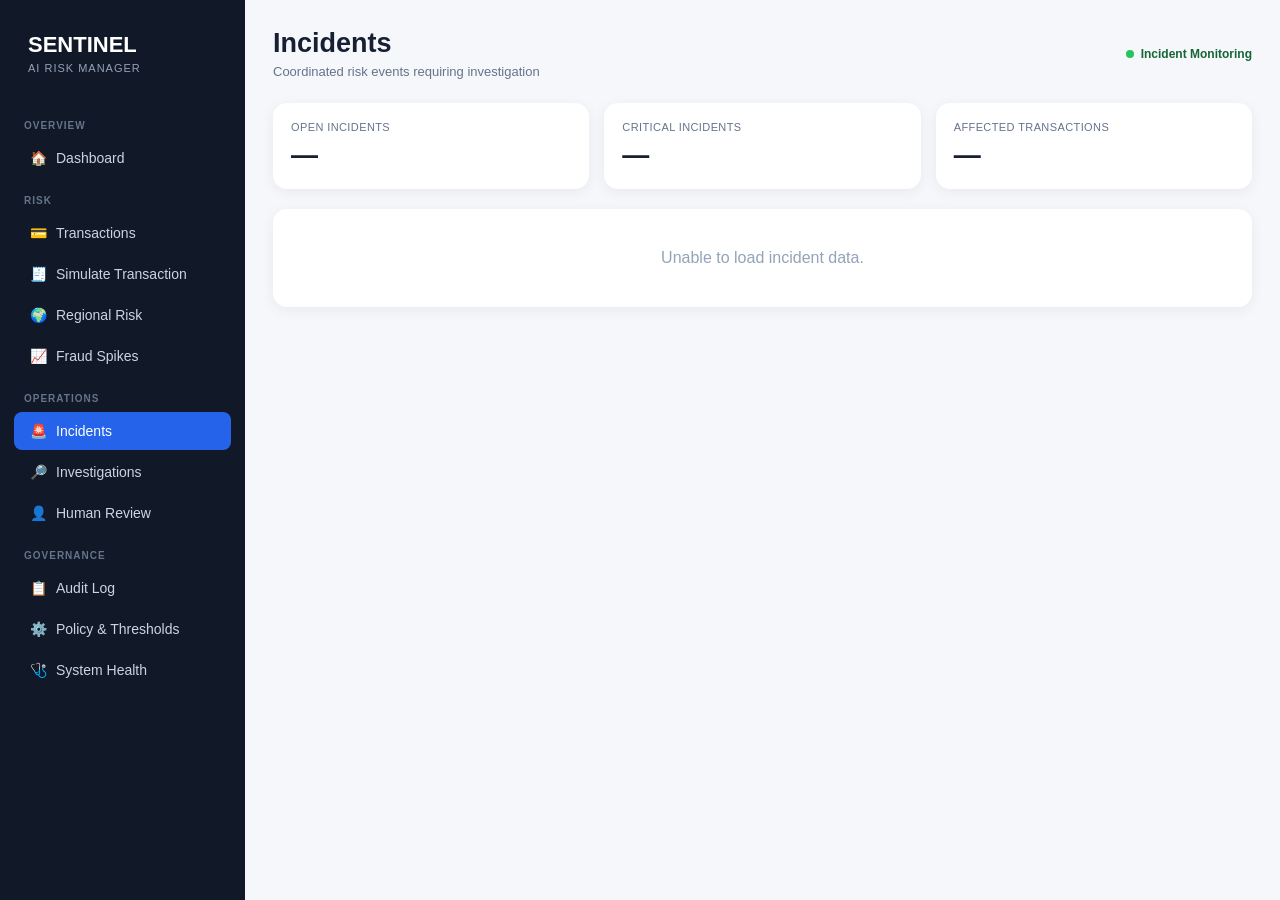
<file: frontend/pages/incidents.html>
<!DOCTYPE html>
<html lang="en">

<head>

    <meta charset="UTF-8">

    <meta
        name="viewport"
        content="width=device-width, initial-scale=1.0"
    >

    <title>Sentinel — Incidents</title>

    <link
        rel="stylesheet"
        href="../css/style.css"
    >

    <style>

        .incident-summary-grid {
            display: grid;
            grid-template-columns: repeat(3, 1fr);
            gap: 15px;
            margin-bottom: 20px;
        }

        .summary-card {
            background: white;
            border-radius: 14px;
            padding: 18px;
            box-shadow:
                0 3px 14px
                rgba(15, 23, 42, 0.06);
        }

        .summary-label {
            color: #64748b;
            font-size: 11px;
            text-transform: uppercase;
            letter-spacing: 0.4px;
        }

        .summary-value {
            margin-top: 7px;
            font-size: 27px;
            font-weight: 800;
        }

        .incident-list {
            display: flex;
            flex-direction: column;
            gap: 16px;
        }

        .incident-panel {
            background: white;
            border-radius: 14px;
            padding: 22px;
            box-shadow:
                0 3px 14px
                rgba(15, 23, 42, 0.06);
        }

        .incident-header {
            display: flex;
            justify-content: space-between;
            align-items: flex-start;
            gap: 15px;
        }

        .incident-id {
            font-size: 20px;
            font-weight: 800;
        }

        .incident-type {
            color: #64748b;
            font-size: 12px;
            margin-top: 5px;
        }

        .incident-badges {
            display: flex;
            gap: 8px;
            flex-wrap: wrap;
            justify-content: flex-end;
        }

        .incident-metrics {
            display: grid;
            grid-template-columns: repeat(5, 1fr);
            gap: 10px;
            margin-top: 20px;
        }

        .incident-metric {
            background: #f8fafc;
            border-radius: 9px;
            padding: 13px;
        }

        .metric-label {
            color: #64748b;
            font-size: 9px;
            text-transform: uppercase;
            letter-spacing: 0.3px;
        }

        .metric-value {
            margin-top: 5px;
            font-size: 17px;
            font-weight: 750;
        }

        .incident-description {
            margin-top: 18px;
            color: #475569;
            font-size: 12px;
            line-height: 1.6;
        }

        .simulation-banner {
            margin-top: 16px;
            padding: 10px 12px;
            border-radius: 8px;
            background: #fff7ed;
            border: 1px solid #fed7aa;
            color: #9a3412;
            font-size: 11px;
            font-weight: 650;
        }

        .incident-actions {
            display: flex;
            gap: 10px;
            margin-top: 18px;
        }

        .btn {
            border: none;
            padding: 10px 15px;
            border-radius: 8px;
            cursor: pointer;
            font-family: inherit;
            font-weight: 650;
            text-decoration: none;
            display: inline-block;
        }

        .btn-primary {
            background: #2563eb;
            color: white;
        }

        .btn-primary:hover {
            background: #1d4ed8;
        }

        .btn-secondary {
            background: #e5e7eb;
            color: #172033;
        }

        .empty-state {
            background: white;
            border-radius: 14px;
            padding: 40px;
            text-align: center;
            color: #94a3b8;
            box-shadow:
                0 3px 14px
                rgba(15, 23, 42, 0.06);
        }

        @media (max-width: 1100px) {

            .incident-metrics {
                grid-template-columns: repeat(3, 1fr);
            }

        }

        @media (max-width: 800px) {

            .incident-summary-grid {
                grid-template-columns: 1fr;
            }

            .incident-metrics {
                grid-template-columns: repeat(2, 1fr);
            }

        }

        @media (max-width: 550px) {

            .incident-metrics {
                grid-template-columns: 1fr;
            }

        }

    </style>

</head>


<body data-page="incidents">


<div class="app">

    <!-- =====================================================
         SIDEBAR
         ===================================================== -->

    <aside
        class="sidebar"
        id="sidebar"
    ></aside>


    <!-- =====================================================
         MAIN
         ===================================================== -->

    <main class="main">

        <div class="page-header">

            <div>

                <h1 class="page-title">
                    Incidents
                </h1>

                <div class="page-subtitle">
                    Coordinated risk events requiring investigation
                </div>

            </div>

            <div class="status">

                <span class="status-dot"></span>

                Incident Monitoring

            </div>

        </div>


        <!-- =================================================
             SUMMARY
             ================================================= -->

        <section class="incident-summary-grid">

            <div class="summary-card">

                <div class="summary-label">
                    Open Incidents
                </div>

                <div
                    class="summary-value"
                    id="openCount"
                >
                    —
                </div>

            </div>


            <div class="summary-card">

                <div class="summary-label">
                    Critical Incidents
                </div>

                <div
                    class="summary-value"
                    id="criticalCount"
                >
                    —
                </div>

            </div>


            <div class="summary-card">

                <div class="summary-label">
                    Affected Transactions
                </div>

                <div
                    class="summary-value"
                    id="affectedCount"
                >
                    —
                </div>

            </div>

        </section>


        <!-- =================================================
             INCIDENT LIST
             ================================================= -->

        <section
            class="incident-list"
            id="incidentList"
        ></section>

    </main>

</div>


<script src="../js/app.js?v=3"></script>


<script>

async function loadIncidents() {

    try {

        const [
            incidentData,
            stats
        ] = await Promise.all([

            api(
                "/api/incidents"
            ),

            api(
                "/api/incidents/stats"
            )

        ]);


        const incidents =
            incidentData.incidents || [];


        /* ==================================================
           SUMMARY
           ================================================== */

        document
            .getElementById("openCount")
            .textContent =
            stats.open_incidents;


        document
            .getElementById("criticalCount")
            .textContent =
            stats.critical_incidents;


        const affected =
            incidents
                .filter(
                    incident =>
                        incident.status === "OPEN"
                )
                .reduce(
                    (
                        total,
                        incident
                    ) =>
                        total +
                        Number(
                            incident.affected_transactions || 0
                        ),
                    0
                );


        document
            .getElementById("affectedCount")
            .textContent =
            affected;


        /* ==================================================
           INCIDENT LIST
           ================================================== */

        const container =
            document.getElementById(
                "incidentList"
            );


        if (!incidents.length) {

            container.innerHTML = `
                <div class="empty-state">
                    No incidents detected.
                </div>
            `;

            return;
        }


        container.innerHTML =
            incidents
                .map(
                    incident => `

                        <article
                            class="incident-panel"
                        >

                            <div
                                class="incident-header"
                            >

                                <div>

                                    <div
                                        class="incident-id"
                                    >
                                        ${
                                            incident.incident_id
                                        }
                                    </div>

                                    <div
                                        class="incident-type"
                                    >
                                        ${
                                            incident.incident_type
                                        }
                                    </div>

                                </div>


                                <div
                                    class="incident-badges"
                                >

                                    ${badge(
                                        incident.severity
                                    )}

                                    ${badge(
                                        incident.status
                                    )}

                                </div>

                            </div>


                            <!-- =========================
                                 METRICS
                                 ========================= -->

                            <div
                                class="incident-metrics"
                            >

                                <div
                                    class="incident-metric"
                                >

                                    <div class="metric-label">
                                        Region
                                    </div>

                                    <div class="metric-value">
                                        ${
                                            incident.region_key
                                        }
                                    </div>

                                </div>


                                <div
                                    class="incident-metric"
                                >

                                    <div class="metric-label">
                                        Affected
                                    </div>

                                    <div class="metric-value">
                                        ${
                                            incident.affected_transactions
                                        }
                                    </div>

                                </div>


                                <div
                                    class="incident-metric"
                                >

                                    <div class="metric-label">
                                        Baseline
                                    </div>

                                    <div class="metric-value">
                                        ${
                                            (
                                                Number(
                                                    incident.baseline_rate
                                                ) * 100
                                            ).toFixed(2)
                                        }%
                                    </div>

                                </div>


                                <div
                                    class="incident-metric"
                                >

                                    <div class="metric-label">
                                        Current
                                    </div>

                                    <div class="metric-value">
                                        ${
                                            (
                                                Number(
                                                    incident.current_rate
                                                ) * 100
                                            ).toFixed(2)
                                        }%
                                    </div>

                                </div>


                                <div
                                    class="incident-metric"
                                >

                                    <div class="metric-label">
                                        Z-Score
                                    </div>

                                    <div class="metric-value">
                                        ${Number(
                                            incident.z_score
                                        ).toFixed(2)}
                                    </div>

                                </div>

                            </div>


                            <!-- =========================
                                 SECONDARY METRICS
                                 ========================= -->

                            <div
                                class="incident-metrics"
                            >

                                <div
                                    class="incident-metric"
                                >

                                    <div class="metric-label">
                                        Rate Ratio
                                    </div>

                                    <div class="metric-value">
                                        ${Number(
                                            incident.rate_ratio
                                        ).toFixed(1)}×
                                    </div>

                                </div>


                                <div
                                    class="incident-metric"
                                >

                                    <div class="metric-label">
                                        Exposure
                                    </div>

                                    <div class="metric-value">
                                        ${money(
                                            incident.total_exposure
                                        )}
                                    </div>

                                </div>


                                <div
                                    class="incident-metric"
                                >

                                    <div class="metric-label">
                                        Start Bin
                                    </div>

                                    <div class="metric-value">
                                        ${
                                            incident.start_time_bin
                                        }
                                    </div>

                                </div>


                                <div
                                    class="incident-metric"
                                >

                                    <div class="metric-label">
                                        End Bin
                                    </div>

                                    <div class="metric-value">
                                        ${
                                            incident.end_time_bin
                                        }
                                    </div>

                                </div>


                                <div
                                    class="incident-metric"
                                >

                                    <div class="metric-label">
                                        Source
                                    </div>

                                    <div
                                        class="metric-value"
                                        style="
                                            font-size:12px;
                                        "
                                    >
                                        ${
                                            incident.source
                                        }
                                    </div>

                                </div>

                            </div>


                            <!-- =========================
                                 DESCRIPTION
                                 ========================= -->

                            <div
                                class="incident-description"
                            >
                                ${
                                    incident.description
                                    || "No additional description."
                                }
                            </div>


                            ${
                                incident.source ===
                                "CONTROLLED_SIMULATION"

                                ? `

                                    <div
                                        class="simulation-banner"
                                    >
                                        CONTROLLED SIMULATION —
                                        This incident represents
                                        Sentinel's attack-stress
                                        scenario and is not a
                                        production fraud event.
                                    </div>

                                `
                                : ""
                            }


                            <!-- =========================
                                 ACTIONS
                                 ========================= -->

                            <div
                                class="incident-actions"
                            >

                                <a
                                    class="btn btn-primary"
                                    href="#"
                                    onclick="
                                        window.location.href =
                                        'investigations.html?incident_id=' +
                                        encodeURIComponent(
                                            '${incident.incident_id}'
                                        );
                                        return false;
                                    "
                                >
                                    Investigate Incident
                                </a>


                                <a
                                    class="btn btn-secondary"
                                    href="
                                        dashboard.html
                                    "
                                >
                                    Back to Dashboard
                                </a>

                            </div>

                        </article>
                    `
                )
                .join("");


    }

    catch (error) {

        console.error(
            "Incident page error:",
            error
        );


        document.getElementById(
            "incidentList"
        ).innerHTML = `
            <div class="empty-state">
                Unable to load incident data.
            </div>
        `;

    }

}


loadIncidents();

setInterval(
    loadIncidents,
    10000
);

</script>

</body>

</html>
</file>
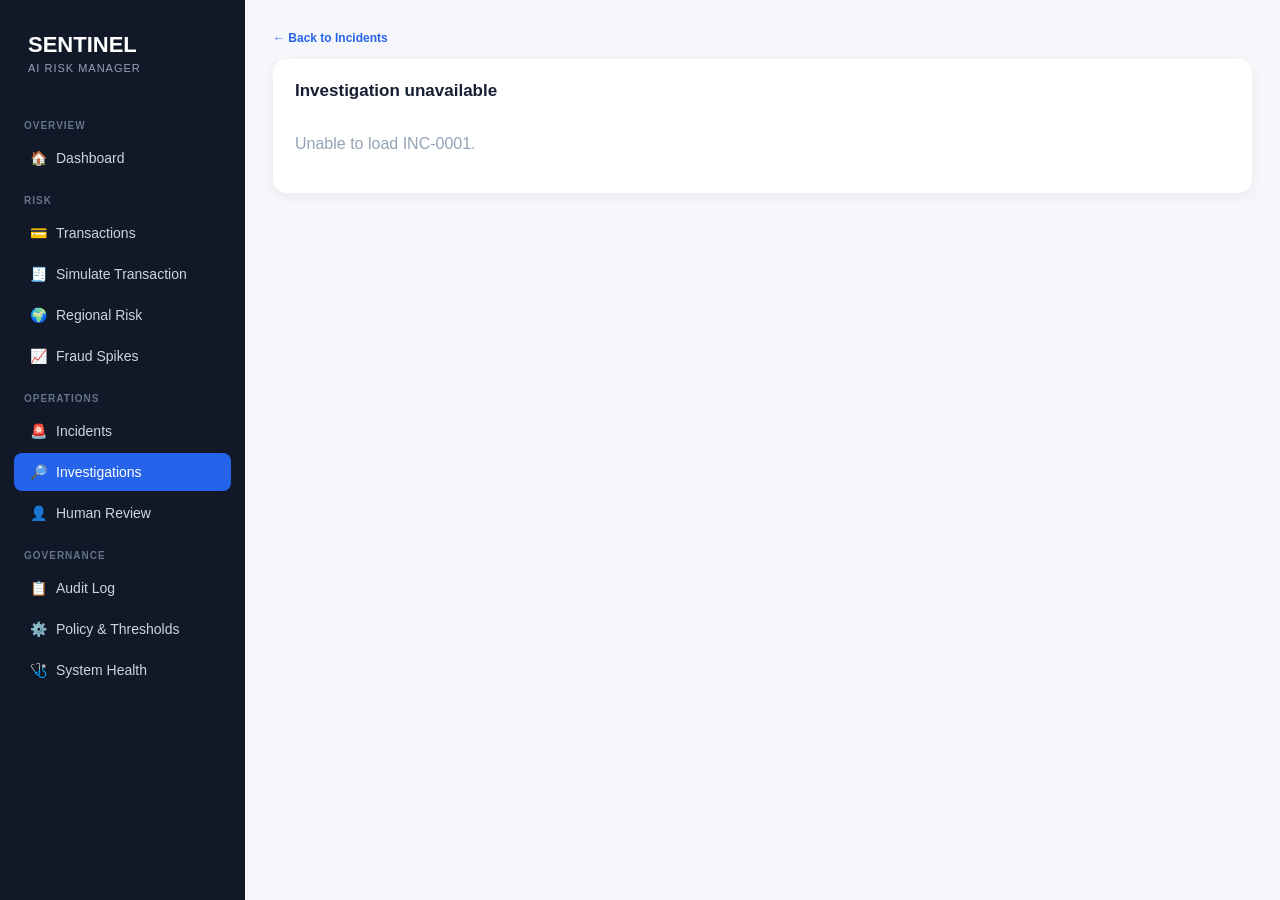
<file: frontend/pages/investigations.html>
<!DOCTYPE html>
<html lang="en">

<head>

    <meta charset="UTF-8">

    <meta
        name="viewport"
        content="width=device-width, initial-scale=1.0"
    >

    <title>Sentinel — Investigation</title>

    <link
        rel="stylesheet"
        href="../css/style.css"
    >

    <style>

        .investigation-banner,
        .panel {
            background: white;
            border-radius: 14px;
            padding: 22px;
            box-shadow:
                0 3px 14px
                rgba(15, 23, 42, 0.06);
        }

        .investigation-banner {
            margin-bottom: 18px;
        }

        .incident-heading {
            display: flex;
            justify-content: space-between;
            gap: 15px;
            align-items: flex-start;
        }

        .incident-heading h2 {
            margin: 0;
            font-size: 23px;
        }

        .incident-heading p {
            margin: 5px 0 0;
            color: #64748b;
            font-size: 12px;
        }

        .metric-grid {
            display: grid;
            grid-template-columns: repeat(4, 1fr);
            gap: 12px;
            margin-top: 18px;
        }

        .metric-card {
            background: #f8fafc;
            border-radius: 10px;
            padding: 14px;
        }

        .metric-label {
            color: #64748b;
            font-size: 9px;
            text-transform: uppercase;
        }

        .metric-value {
            margin-top: 6px;
            font-size: 21px;
            font-weight: 800;
        }

        .simulation-banner {
            margin-top: 16px;
            padding: 11px 13px;
            border-radius: 9px;
            background: #fff7ed;
            border: 1px solid #fed7aa;
            color: #9a3412;
            font-size: 11px;
        }

        .investigation-grid {
            display: grid;
            grid-template-columns: 1.1fr 0.9fr;
            gap: 18px;
        }

        .panel-title {
            margin: 0 0 16px;
            font-size: 17px;
            font-weight: 750;
        }

        .signal-row {
            display: flex;
            justify-content: space-between;
            align-items: center;
            padding: 13px 0;
            border-bottom: 1px solid #edf0f3;
        }

        .signal-row:last-child {
            border-bottom: none;
        }

        .signal-name {
            color: #475569;
            font-size: 12px;
        }

        .signal-value {
            font-size: 14px;
            font-weight: 750;
        }

        .strength {
            margin-left: 7px;
            padding: 5px 8px;
            border-radius: 999px;
            background: #fee2e2;
            color: #991b1b;
            font-size: 9px;
            font-weight: 750;
        }

        /* =====================================================
           DYNAMIC GRAPH
           ===================================================== */

        .graph {
            position: relative;
            height: 360px;
            background: #f8fafc;
            border-radius: 12px;
            overflow: hidden;
            border: 1px solid #eef2f7;
        }

        .graph-header {
            position: absolute;
            top: 12px;
            left: 0;
            right: 0;
            text-align: center;
            color: #64748b;
            font-size: 10px;
            text-transform: uppercase;
            letter-spacing: .4px;
            z-index: 20;
        }

        .graph-svg {
            position: absolute;
            inset: 0;
            width: 100%;
            height: 100%;
        }

        .graph-node {
            position: absolute;
            transform: translate(-50%, -50%);
            border-radius: 50%;
            display: flex;
            align-items: center;
            justify-content: center;
            text-align: center;
            font-size: 8px;
            font-weight: 750;
            cursor: pointer;
            user-select: none;
            border: 2px solid white;
            box-shadow:
                0 2px 7px
                rgba(15, 23, 42, 0.12);
            z-index: 10;
        }

        .graph-node.region {
            width: 90px;
            height: 90px;
            background: #fee2e2;
            color: #991b1b;
        }

        .graph-node.device {
            width: 58px;
            height: 58px;
            background: #dbeafe;
            color: #1d4ed8;
        }

        .graph-node.payment {
            width: 58px;
            height: 58px;
            background: #fef3c7;
            color: #92400e;
        }

        .graph-node.transaction {
            width: 36px;
            height: 36px;
            background: #e2e8f0;
            color: #334155;
        }

        .graph-legend {
            display: flex;
            gap: 16px;
            margin-top: 11px;
            color: #64748b;
            font-size: 10px;
            flex-wrap: wrap;
        }

        .graph-legend-item {
            display: flex;
            align-items: center;
            gap: 5px;
        }

        .legend-dot {
            width: 8px;
            height: 8px;
            border-radius: 50%;
        }

        .legend-region {
            background: #ef4444;
        }

        .legend-device {
            background: #3b82f6;
        }

        .legend-payment {
            background: #f59e0b;
        }

        .legend-transaction {
            background: #94a3b8;
        }

        .graph-loading {
            display: flex;
            align-items: center;
            justify-content: center;
            height: 100%;
            color: #94a3b8;
            font-size: 12px;
        }

        /* =====================================================
           EVIDENCE
           ===================================================== */

        .evidence-list {
            display: grid;
            grid-template-columns: repeat(2, 1fr);
            gap: 10px;
        }

        .evidence {
            background: #f8fafc;
            border-radius: 9px;
            padding: 13px;
        }

        .evidence-label {
            color: #64748b;
            font-size: 9px;
            text-transform: uppercase;
        }

        .evidence-value {
            margin-top: 5px;
            font-size: 14px;
            font-weight: 750;
        }

        /* =====================================================
           AI
           ===================================================== */

        .conclusion {
            background: #f8fafc;
            border-radius: 10px;
            padding: 16px;
            color: #334155;
            font-size: 13px;
            line-height: 1.65;
        }

        /* =====================================================
           ACTIONS
           ===================================================== */

        .action-list {
            display: flex;
            flex-direction: column;
            gap: 10px;
        }

        .action {
            display: flex;
            justify-content: space-between;
            align-items: center;
            gap: 10px;
            padding: 12px 14px;
            border-radius: 9px;
            background: #f8fafc;
        }

        .action span {
            font-size: 12px;
        }

        .btn {
            border: none;
            border-radius: 8px;
            padding: 9px 12px;
            cursor: pointer;
            font-family: inherit;
            font-weight: 650;
        }

        .btn-primary {
            background: #2563eb;
            color: white;
        }

        .btn-secondary {
            background: #e5e7eb;
            color: #172033;
        }

        .back-link {
            display: inline-block;
            margin-bottom: 14px;
            text-decoration: none;
            color: #2563eb;
            font-size: 12px;
            font-weight: 650;
        }

        /* =====================================================
           ENTITY REVIEW
           ===================================================== */

        .entity-review {
            margin-top: 18px;
            display: none;
        }

        .entity-review.visible {
            display: block;
        }

        .entity-table {
            width: 100%;
            border-collapse: collapse;
        }

        .entity-table th,
        .entity-table td {
            padding: 10px 8px;
            border-bottom: 1px solid #edf0f3;
            text-align: left;
            font-size: 12px;
        }

        .entity-table th {
            color: #64748b;
            font-size: 10px;
            text-transform: uppercase;
        }

        @media (max-width: 1000px) {

            .investigation-grid {
                grid-template-columns: 1fr;
            }

            .metric-grid {
                grid-template-columns: repeat(2, 1fr);
            }

        }

        @media (max-width: 650px) {

            .metric-grid {
                grid-template-columns: 1fr;
            }

            .evidence-list {
                grid-template-columns: 1fr;
            }

        }

    </style>

</head>


<body data-page="investigations">


<div class="app">

    <aside
        class="sidebar"
        id="sidebar"
    ></aside>


    <main class="main">

        <a
            class="back-link"
            href="incidents.html"
        >
            ← Back to Incidents
        </a>


        <div id="content"></div>

    </main>

</div>

<script src="../js/app.js?v=3"></script>


<script>

const params =
    new URLSearchParams(
        window.location.search
    );

const incidentId =
    params.get("incident_id") || "INC-0001";


/* ============================================================
   RENDER GRAPH
   ============================================================ */

function renderGraph(
    graph
) {

    const container =
        document.getElementById(
            "dynamicGraph"
        );

    if (!container) {
        return;
    }


    container.innerHTML = `
        <div class="graph-header">
            Dynamic relationship evidence
        </div>

        <svg
            class="graph-svg"
            id="graphSvg"
            viewBox="0 0 1000 600"
            preserveAspectRatio="none"
        ></svg>
    `;


    const svg =
        document.getElementById(
            "graphSvg"
        );


    /*
     * Separate the node types.
     */

    const region =
        graph.nodes.find(
            node =>
                node.node_type === "region"
        );

    const devices =
        graph.nodes.filter(
            node =>
                node.node_type === "device"
        );

    const payments =
        graph.nodes.filter(
            node =>
                node.node_type === "payment"
        );

    const transactions =
        graph.nodes.filter(
            node =>
                node.node_type === "transaction"
        );


    /*
     * Position map.
     */

    const positions =
        {};


    if (region) {

        positions[region.node_id] = {
            x: 500,
            y: 300
        };

    }


    devices.forEach(
        (node, index) => {

            positions[node.node_id] = {

                x: 150,

                y:
                    115 +
                    index *
                    (
                        370 /
                        Math.max(
                            1,
                            devices.length - 1
                        )
                    )

            };

        }
    );


    payments.forEach(
        (node, index) => {

            positions[node.node_id] = {

                x: 850,

                y:
                    115 +
                    index *
                    (
                        370 /
                        Math.max(
                            1,
                            payments.length - 1
                        )
                    )

            };

        }
    );


    transactions.forEach(
        (node, index) => {

            const row =
                index % 5;

            const column =
                Math.floor(index / 5);

            positions[node.node_id] = {

                x:
                    380 +
                    column *
                    120,

                y:
                    170 +
                    row *
                    95

            };

        }
    );


    /*
     * Draw edges first.
     */

    for (
        const edge of graph.edges
    ) {

        const source =
            positions[
                edge.source_node
            ];

        const target =
            positions[
                edge.target_node
            ];


        if (!source || !target) {
            continue;
        }


        const line =
            document.createElementNS(
                "http://www.w3.org/2000/svg",
                "line"
            );


        line.setAttribute(
            "x1",
            source.x
        );

        line.setAttribute(
            "y1",
            source.y
        );

        line.setAttribute(
            "x2",
            target.x
        );

        line.setAttribute(
            "y2",
            target.y
        );

        line.setAttribute(
            "stroke",
            "#cbd5e1"
        );

        line.setAttribute(
            "stroke-width",
            "2"
        );

        line.setAttribute(
            "opacity",
            "0.8"
        );


        svg.appendChild(line);

    }


    /*
     * Create visual nodes.
     */

    for (
        const node of graph.nodes
    ) {

        const position =
            positions[node.node_id];


        if (!position) {
            continue;
        }


        const element =
            document.createElement(
                "div"
            );


        element.className =
            `graph-node ${node.node_type}`;


        element.style.left =
            `${(
                position.x / 10
            )}%`;

        element.style.top =
            `${(
                position.y / 6
            )}%`;


        if (
            node.node_type ===
            "region"
        ) {

            element.textContent =
                node.label;

        }

        else if (
            node.node_type ===
            "device"
        ) {

            element.textContent =
                "DEVICE";

        }

        else if (
            node.node_type ===
            "payment"
        ) {

            element.textContent =
                "CARD";

        }

        else {

            element.textContent =
                "TX";

        }


        element.title =
            `${node.label} — ${node.transaction_count} transaction(s)`;


        container.appendChild(
            element
        );

    }


    /*
     * Update graph summary.
     */

    document.getElementById(
        "graphNodes"
    ).textContent =
        graph.total_nodes;


    document.getElementById(
        "graphEdges"
    ).textContent =
        graph.total_edges;

}


/* ============================================================
   ENTITY REVIEW
   ============================================================ */

async function reviewDevices() {

    const panel =
        document.getElementById(
            "entityReview"
        );

    const title =
        document.getElementById(
            "entityReviewTitle"
        );

    const body =
        document.getElementById(
            "entityReviewBody"
        );


    title.textContent =
        "Shared Device Clusters";


    panel.classList.add(
        "visible"
    );


    body.innerHTML =
        `<tr>
            <td colspan="3">
                Loading device evidence...
            </td>
        </tr>`;


    try {

        const data =
            await api(
                `/api/incidents/${encodeURIComponent(
                    incidentId
                )}/devices`
            );


        body.innerHTML =
            data.devices
                .map(
                    device => `
                        <tr>

                            <td>
                                ${device.label}
                            </td>

                            <td>
                                ${device.cluster_id}
                            </td>

                            <td>
                                ${device.transaction_count}
                            </td>

                        </tr>
                    `
                )
                .join("");

    }

    catch (error) {

        body.innerHTML =
            `<tr>
                <td colspan="3">
                    Unable to load device evidence.
                </td>
            </tr>`;

        console.error(error);

    }

}


async function reviewPayments() {

    const panel =
        document.getElementById(
            "entityReview"
        );

    const title =
        document.getElementById(
            "entityReviewTitle"
        );

    const body =
        document.getElementById(
            "entityReviewBody"
        );


    title.textContent =
        "Linked Payment Signals";


    panel.classList.add(
        "visible"
    );


    body.innerHTML =
        `<tr>
            <td colspan="3">
                Loading payment evidence...
            </td>
        </tr>`;


    try {

        const data =
            await api(
                `/api/incidents/${encodeURIComponent(
                    incidentId
                )}/payments`
            );


        body.innerHTML =
            data.payments
                .map(
                    payment => `
                        <tr>

                            <td>
                                ${payment.label}
                            </td>

                            <td>
                                ${payment.cluster_id}
                            </td>

                            <td>
                                ${payment.transaction_count}
                            </td>

                        </tr>
                    `
                )
                .join("");

    }

    catch (error) {

        body.innerHTML =
            `<tr>
                <td colspan="3">
                    Unable to load payment evidence.
                </td>
            </tr>`;

        console.error(error);

    }

}


/* ============================================================
   RENDER INVESTIGATION PAGE
   ============================================================ */

function renderInvestigation(
    incident
) {

    document.getElementById(
        "content"
    ).innerHTML = `

        <!-- =================================================
             INCIDENT HEADER
             ================================================= -->

        <section
            class="investigation-banner"
        >

            <div
                class="incident-heading"
            >

                <div>

                    <h2>
                        ${incident.incident_id}
                    </h2>

                    <p>
                        ${incident.incident_type}
                        investigation
                    </p>

                </div>


                <div>
                    ${badge(incident.severity)}
                    ${badge(incident.status)}
                </div>

            </div>


            <div class="metric-grid">

                <div class="metric-card">

                    <div class="metric-label">
                        Region
                    </div>

                    <div class="metric-value">
                        ${incident.region_key}
                    </div>

                </div>


                <div class="metric-card">

                    <div class="metric-label">
                        Affected
                    </div>

                    <div class="metric-value">
                        ${incident.affected_transactions}
                    </div>

                </div>


                <div class="metric-card">

                    <div class="metric-label">
                        Z-Score
                    </div>

                    <div class="metric-value">
                        ${Number(
                            incident.z_score
                        ).toFixed(2)}σ
                    </div>

                </div>


                <div class="metric-card">

                    <div class="metric-label">
                        Rate Ratio
                    </div>

                    <div class="metric-value">
                        ${Number(
                            incident.rate_ratio
                        ).toFixed(1)}×
                    </div>

                </div>

            </div>


            <div class="metric-grid">

                <div class="metric-card">

                    <div class="metric-label">
                        Baseline Rate
                    </div>

                    <div class="metric-value">
                        ${
                            (
                                Number(
                                    incident.baseline_rate
                                ) * 100
                            ).toFixed(2)
                        }%
                    </div>

                </div>


                <div class="metric-card">

                    <div class="metric-label">
                        Current Rate
                    </div>

                    <div class="metric-value">
                        ${
                            (
                                Number(
                                    incident.current_rate
                                ) * 100
                            ).toFixed(2)
                        }%
                    </div>

                </div>


                <div class="metric-card">

                    <div class="metric-label">
                        Exposure
                    </div>

                    <div class="metric-value">
                        ${money(
                            incident.total_exposure
                        )}
                    </div>

                </div>


                <div class="metric-card">

                    <div class="metric-label">
                        Source
                    </div>

                    <div
                        class="metric-value"
                        style="font-size:12px"
                    >
                        ${incident.source}
                    </div>

                </div>

            </div>


            ${
                incident.source ===
                "CONTROLLED_SIMULATION"

                ? `
                    <div class="simulation-banner">
                        CONTROLLED SIMULATION —
                        This investigation represents the
                        generated attack-stress scenario and
                        is not a production fraud event.
                    </div>
                `
                : ""
            }

        </section>


        <!-- =================================================
             EVIDENCE + GRAPH
             ================================================= -->

        <section class="investigation-grid">


            <div class="panel">

                <h2 class="panel-title">
                    Investigation Evidence
                </h2>


                <div class="signal-row">

                    <span class="signal-name">
                        Affected transactions
                    </span>

                    <div>
                        <span class="signal-value">
                            ${incident.affected_transactions}
                        </span>

                        <span class="strength">
                            HIGH
                        </span>
                    </div>

                </div>


                <div class="signal-row">

                    <span class="signal-name">
                        Regional deviation
                    </span>

                    <div>
                        <span class="signal-value">
                            ${Number(
                                incident.z_score
                            ).toFixed(2)}σ
                        </span>

                        <span class="strength">
                            CRITICAL
                        </span>
                    </div>

                </div>


                <div class="signal-row">

                    <span class="signal-name">
                        Rate ratio
                    </span>

                    <div>
                        <span class="signal-value">
                            ${Number(
                                incident.rate_ratio
                            ).toFixed(1)}×
                        </span>

                        <span class="strength">
                            HIGH
                        </span>
                    </div>

                </div>


                <div class="signal-row">

                    <span class="signal-name">
                        Current regional rate
                    </span>

                    <div>
                        <span class="signal-value">
                            ${
                                (
                                    Number(
                                        incident.current_rate
                                    ) * 100
                                ).toFixed(2)
                            }%
                        </span>

                        <span class="strength">
                            HIGH
                        </span>
                    </div>

                </div>


                <div class="signal-row">

                    <span class="signal-name">
                        Historical baseline
                    </span>

                    <div>
                        <span class="signal-value">
                            ${
                                (
                                    Number(
                                        incident.baseline_rate
                                    ) * 100
                                ).toFixed(2)
                            }%
                        </span>
                    </div>

                </div>

            </div>


            <div class="panel">

                <h2 class="panel-title">
                    Risk Relationship Graph
                </h2>


                <div
                    class="graph"
                    id="dynamicGraph"
                >

                    <div
                        class="graph-loading"
                    >
                        Loading relationship graph...
                    </div>

                </div>


                <div class="graph-legend">

                    <div class="graph-legend-item">
                        <span class="legend-dot legend-region"></span>
                        Region
                    </div>

                    <div class="graph-legend-item">
                        <span class="legend-dot legend-device"></span>
                        Device
                    </div>

                    <div class="graph-legend-item">
                        <span class="legend-dot legend-payment"></span>
                        Payment
                    </div>

                    <div class="graph-legend-item">
                        <span class="legend-dot legend-transaction"></span>
                        Transaction
                    </div>

                </div>


                <div
                    style="
                        margin-top:12px;
                        color:#64748b;
                        font-size:10px;
                    "
                >
                    Nodes:
                    <strong id="graphNodes">—</strong>

                    &nbsp;&nbsp;

                    Edges:
                    <strong id="graphEdges">—</strong>
                </div>

            </div>

        </section>


        <!-- =================================================
             RELATIONSHIP SIGNAL
             ================================================= -->

        <section
            class="panel"
            style="margin-top:18px"
        >

            <h2 class="panel-title">
                Relationship Signal
            </h2>


            <div class="evidence-list">

                <div class="evidence">

                    <div class="evidence-label">
                        Device clusters
                    </div>

                    <div class="evidence-value">
                        ${5}
                    </div>

                </div>


                <div class="evidence">

                    <div class="evidence-label">
                        Payment clusters
                    </div>

                    <div class="evidence-value">
                        ${8}
                    </div>

                </div>


                <div class="evidence">

                    <div class="evidence-label">
                        Largest device cluster
                    </div>

                    <div class="evidence-value">
                        30 transactions
                    </div>

                </div>


                <div class="evidence">

                    <div class="evidence-label">
                        Largest payment cluster
                    </div>

                    <div class="evidence-value">
                        19 transactions
                    </div>

                </div>


                <div class="evidence">

                    <div class="evidence-label">
                        Connected component
                    </div>

                    <div class="evidence-value">
                        150 transactions
                    </div>

                </div>


                <div class="evidence">

                    <div class="evidence-label">
                        Component share
                    </div>

                    <div class="evidence-value">
                        100%
                    </div>

                </div>

            </div>

        </section>


        <!-- =================================================
             ENTITY REVIEW
             ================================================= -->

        <section
            class="panel entity-review"
            id="entityReview"
        >

            <h2
                class="panel-title"
                id="entityReviewTitle"
            >
                Entity Review
            </h2>


            <table class="entity-table">

                <thead>

                    <tr>
                        <th>Signal</th>
                        <th>Cluster</th>
                        <th>Transactions</th>
                    </tr>

                </thead>

                <tbody
                    id="entityReviewBody"
                ></tbody>

            </table>

        </section>


        <!-- =================================================
             AI + ACTIONS
             ================================================= -->

        <section
            class="investigation-grid"
            style="margin-top:18px"
        >


            <div class="panel">

                <h2 class="panel-title">
                    AI Investigation
                </h2>


                <div class="conclusion">

                    <strong>
                        High-confidence coordinated
                        suspicious activity.
                    </strong>

                    <br><br>

                    The incident combines a strong
                    regional risk deviation with
                    concentrated entity relationships.
                    The affected transactions form a
                    tightly connected activity cluster.

                </div>

            </div>


            <div class="panel">

                <h2 class="panel-title">
                    Recommended Actions
                </h2>


                <div class="action-list">


                    <div class="action">

                        <span>
                            Review shared device clusters
                        </span>

                        <button
                            class="btn btn-primary"
                            onclick="reviewDevices()"
                        >
                            Review
                        </button>

                    </div>


                    <div class="action">

                        <span>
                            Review linked payment signals
                        </span>

                        <button
                            class="btn btn-primary"
                            onclick="reviewPayments()"
                        >
                            Review
                        </button>

                    </div>


                    <div class="action">

                        <span>
                            Route high-risk activity
                            to human review
                        </span>

                        <button
                            class="btn btn-primary"
                            onclick="
                                location.href =
                                'reviews.html'
                            "
                        >
                            Open Queue
                        </button>

                    </div>

                </div>

            </div>

        </section>

    `;

}


async function loadInvestigation() {

    try {

        const incident =
            await api(
                "/api/incidents/" +
                encodeURIComponent(
                    incidentId
                )
            );


        const graph =
            await api(
                "/api/incidents/" +
                encodeURIComponent(
                    incidentId
                ) +
                "/graph"
            );


        renderInvestigation(
            incident
        );


        renderGraph(
            graph
        );

    }

    catch (error) {

        console.error(
            "Investigation error:",
            error
        );


        document.getElementById(
            "content"
        ).innerHTML = `

            <div class="panel">

                <h2 class="panel-title">
                    Investigation unavailable
                </h2>

                <div class="empty">
                    Unable to load
                    ${incidentId}.
                </div>

            </div>

        `;
    }

}


loadInvestigation();

</script>

</body>

</html>
</file>
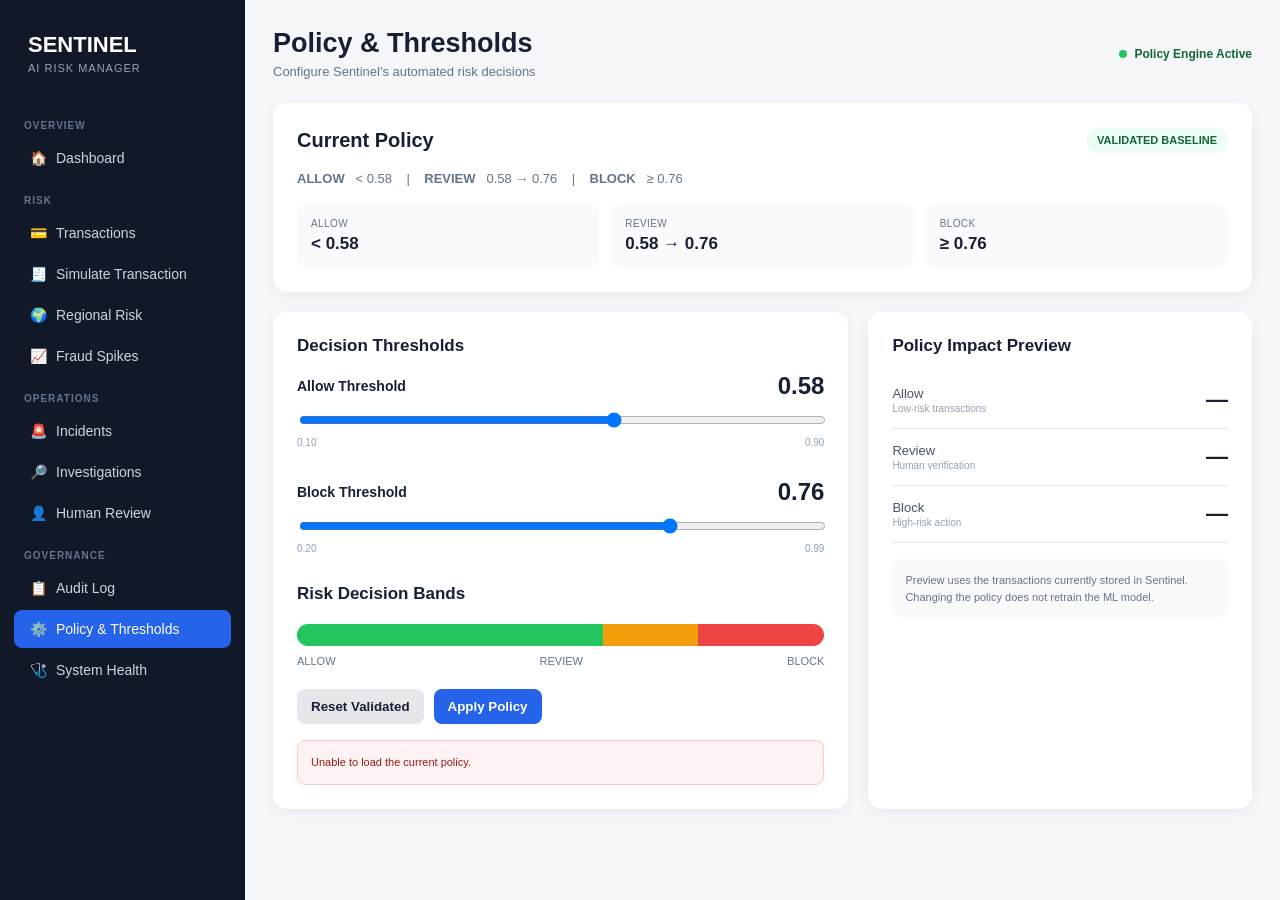
<file: frontend/pages/policy.html>
<!DOCTYPE html>
<html lang="en">

<head>

    <meta charset="UTF-8">

    <meta
        name="viewport"
        content="width=device-width, initial-scale=1.0"
    >

    <title>Sentinel — Policy & Thresholds</title>

    <link
        rel="stylesheet"
        href="../css/style.css"
    >

    <style>

        .policy-hero {
            background: white;
            border-radius: 14px;
            padding: 24px;
            margin-bottom: 20px;

            box-shadow:
                0 3px 14px
                rgba(15, 23, 42, 0.06);
        }

        .policy-status {
            display: flex;
            justify-content: space-between;
            align-items: center;
            margin-bottom: 18px;
        }

        .policy-status h2 {
            margin: 0;
            font-size: 20px;
        }

        .validated {
            background: #ecfdf5;
            color: #166534;

            padding: 7px 11px;

            border-radius: 999px;

            font-size: 11px;
            font-weight: 700;
        }

        .changed {
            background: #fff7ed;
            color: #9a3412;

            padding: 7px 11px;

            border-radius: 999px;

            font-size: 11px;
            font-weight: 700;
        }

        .threshold-layout {
            display: grid;

            grid-template-columns:
                1.5fr 1fr;

            gap: 20px;
        }

        .threshold-card {
            background: white;

            border-radius: 14px;

            padding: 24px;

            box-shadow:
                0 3px 14px
                rgba(15, 23, 42, 0.06);
        }

        .threshold-item {
            margin-bottom: 30px;
        }

        .threshold-header {
            display: flex;
            justify-content: space-between;
            align-items: center;

            margin-bottom: 10px;
        }

        .threshold-name {
            font-weight: 700;
            font-size: 14px;
        }

        .threshold-value {
            font-size: 24px;
            font-weight: 800;
        }

        input[type="range"] {
            width: 100%;
            cursor: pointer;
        }

        .range-labels {
            display: flex;
            justify-content: space-between;

            color: #94a3b8;

            font-size: 10px;

            margin-top: 5px;
        }

        .risk-band {
            margin-top: 20px;

            height: 22px;

            display: flex;

            border-radius: 999px;

            overflow: hidden;
        }

        .band-allow {
            background: #22c55e;
        }

        .band-review {
            background: #f59e0b;
        }

        .band-block {
            background: #ef4444;
        }

        .band-labels {
            display: flex;
            justify-content: space-between;

            margin-top: 9px;

            font-size: 11px;

            color: #64748b;
        }

        .impact-row {
            display: flex;
            justify-content: space-between;
            align-items: center;

            padding: 14px 0;

            border-bottom:
                1px solid #e5e7eb;
        }

        .impact-row:last-child {
            border-bottom: none;
        }

        .impact-label {
            color: #475569;
            font-size: 13px;
        }

        .impact-number {
            font-size: 22px;
            font-weight: 800;
        }

        .impact-subtext {
            color: #94a3b8;
            font-size: 10px;
            margin-top: 2px;
        }

        .preview-note {
            margin-top: 16px;

            padding: 13px;

            border-radius: 8px;

            background: #f8fafc;

            color: #64748b;

            font-size: 11px;

            line-height: 1.5;
        }

        .policy-buttons {
            display: flex;

            gap: 10px;

            margin-top: 22px;
        }

        .btn {
            border: none;

            padding: 10px 14px;

            border-radius: 8px;

            cursor: pointer;

            font-weight: 650;

            font-family: inherit;
        }

        .btn-primary {
            background: #2563eb;
            color: white;
        }

        .btn-primary:hover {
            background: #1d4ed8;
        }

        .btn-secondary {
            background: #e5e7eb;
            color: #172033;
        }

        .btn-secondary:hover {
            background: #dbe0e7;
        }

        .policy-summary {
            display: grid;

            grid-template-columns:
                repeat(3, 1fr);

            gap: 12px;
        }

        .summary-box {
            background: #f8fafc;

            padding: 14px;

            border-radius: 9px;
        }

        .summary-label {
            color: #64748b;

            font-size: 10px;

            text-transform: uppercase;

            letter-spacing: 0.4px;
        }

        .summary-value {
            font-size: 17px;

            font-weight: 750;

            margin-top: 5px;
        }

        .error-message {
            color: #991b1b;

            background: #fef2f2;

            border: 1px solid #fecaca;
        }

        .success-message {
            color: #166534;

            background: #f0fdf4;

            border: 1px solid #bbf7d0;
        }

        @media (max-width: 900px) {

            .threshold-layout {
                grid-template-columns: 1fr;
            }

            .policy-summary {
                grid-template-columns: 1fr;
            }

        }

    </style>

</head>


<body data-page="policy">


<div class="app">


    <!-- =====================================================
         SIDEBAR
         ===================================================== -->

    <aside
        class="sidebar"
        id="sidebar"
    ></aside>


    <!-- =====================================================
         MAIN
         ===================================================== -->

    <main class="main">


        <!-- HEADER -->

        <div class="page-header">

            <div>

                <h1 class="page-title">
                    Policy & Thresholds
                </h1>

                <div class="page-subtitle">
                    Configure Sentinel's automated risk decisions
                </div>

            </div>


            <div class="status">

                <span class="status-dot"></span>

                Policy Engine Active

            </div>

        </div>


        <!-- =================================================
             CURRENT POLICY
             ================================================= -->

        <div class="policy-hero">

            <div class="policy-status">

                <h2>
                    Current Policy
                </h2>

                <span
                    id="policyBadge"
                    class="validated"
                >
                    LOADING
                </span>

            </div>


            <div
                id="currentPolicy"
                style="
                    color:#64748b;
                    font-size:13px;
                "
            >
                Loading policy...
            </div>


            <div
                class="policy-summary"
                style="margin-top:18px"
            >

                <div class="summary-box">

                    <div class="summary-label">
                        Allow
                    </div>

                    <div
                        class="summary-value"
                        id="summaryAllow"
                    >
                        —
                    </div>

                </div>


                <div class="summary-box">

                    <div class="summary-label">
                        Review
                    </div>

                    <div
                        class="summary-value"
                        id="summaryReview"
                    >
                        —
                    </div>

                </div>


                <div class="summary-box">

                    <div class="summary-label">
                        Block
                    </div>

                    <div
                        class="summary-value"
                        id="summaryBlock"
                    >
                        —
                    </div>

                </div>

            </div>

        </div>


        <!-- =================================================
             THRESHOLD AREA
             ================================================= -->

        <div class="threshold-layout">


            <!-- =============================================
                 LEFT — THRESHOLDS
                 ============================================= -->

            <div class="threshold-card">

                <div class="panel-title">
                    Decision Thresholds
                </div>


                <!-- ALLOW -->

                <div class="threshold-item">

                    <div class="threshold-header">

                        <span class="threshold-name">
                            Allow Threshold
                        </span>

                        <span
                            class="threshold-value"
                            id="allowValue"
                        >
                            0.58
                        </span>

                    </div>


                    <input
                        type="range"
                        id="allowSlider"
                        min="0.10"
                        max="0.90"
                        step="0.01"
                        value="0.58"
                    >


                    <div class="range-labels">

                        <span>
                            0.10
                        </span>

                        <span>
                            0.90
                        </span>

                    </div>

                </div>


                <!-- BLOCK -->

                <div class="threshold-item">

                    <div class="threshold-header">

                        <span class="threshold-name">
                            Block Threshold
                        </span>

                        <span
                            class="threshold-value"
                            id="blockValue"
                        >
                            0.76
                        </span>

                    </div>


                    <input
                        type="range"
                        id="blockSlider"
                        min="0.20"
                        max="0.99"
                        step="0.01"
                        value="0.76"
                    >


                    <div class="range-labels">

                        <span>
                            0.20
                        </span>

                        <span>
                            0.99
                        </span>

                    </div>

                </div>


                <!-- RISK BAND -->

                <div class="panel-title">
                    Risk Decision Bands
                </div>


                <div class="risk-band">

                    <div
                        class="band-allow"
                        id="allowBand"
                    ></div>

                    <div
                        class="band-review"
                        id="reviewBand"
                    ></div>

                    <div
                        class="band-block"
                        id="blockBand"
                    ></div>

                </div>


                <div class="band-labels">

                    <span>
                        ALLOW
                    </span>

                    <span>
                        REVIEW
                    </span>

                    <span>
                        BLOCK
                    </span>

                </div>


                <!-- BUTTONS -->

                <div class="policy-buttons">

                    <button
                        class="btn btn-secondary"
                        id="resetButton"
                    >
                        Reset Validated
                    </button>


                    <button
                        class="btn btn-primary"
                        id="applyButton"
                    >
                        Apply Policy
                    </button>

                </div>


                <!-- MESSAGE -->

                <div
                    class="preview-note"
                    id="policyMessage"
                >
                    Move the thresholds to preview policy impact.
                    Click Apply Policy to save the changes.
                </div>

            </div>


            <!-- =============================================
                 RIGHT — IMPACT PREVIEW
                 ============================================= -->

            <div class="threshold-card">

                <div class="panel-title">
                    Policy Impact Preview
                </div>


                <div class="impact-row">

                    <div>

                        <div class="impact-label">
                            Allow
                        </div>

                        <div class="impact-subtext">
                            Low-risk transactions
                        </div>

                    </div>


                    <div
                        class="impact-number"
                        id="impactAllow"
                    >
                        —
                    </div>

                </div>


                <div class="impact-row">

                    <div>

                        <div class="impact-label">
                            Review
                        </div>

                        <div class="impact-subtext">
                            Human verification
                        </div>

                    </div>


                    <div
                        class="impact-number"
                        id="impactReview"
                    >
                        —
                    </div>

                </div>


                <div class="impact-row">

                    <div>

                        <div class="impact-label">
                            Block
                        </div>

                        <div class="impact-subtext">
                            High-risk action
                        </div>

                    </div>


                    <div
                        class="impact-number"
                        id="impactBlock"
                    >
                        —
                    </div>

                </div>


                <div class="preview-note">

                    Preview uses the transactions currently
                    stored in Sentinel. Changing the policy
                    does not retrain the ML model.

                </div>

            </div>

        </div>

    </main>

</div>


<!-- =========================================================
     SHARED APP
     ========================================================= -->

<script src="../js/app.js?v=6"></script>


<script>

const VALIDATED_ALLOW = 0.58;

const VALIDATED_BLOCK = 0.76;

let transactions = [];


/* ============================================================
   ELEMENTS
   ============================================================ */

const allowSlider =
    document.getElementById(
        "allowSlider"
    );

const blockSlider =
    document.getElementById(
        "blockSlider"
    );

const allowValue =
    document.getElementById(
        "allowValue"
    );

const blockValue =
    document.getElementById(
        "blockValue"
    );

const allowBand =
    document.getElementById(
        "allowBand"
    );

const reviewBand =
    document.getElementById(
        "reviewBand"
    );

const blockBand =
    document.getElementById(
        "blockBand"
    );

const policyBadge =
    document.getElementById(
        "policyBadge"
    );

const currentPolicy =
    document.getElementById(
        "currentPolicy"
    );

const policyMessage =
    document.getElementById(
        "policyMessage"
    );

const impactAllow =
    document.getElementById(
        "impactAllow"
    );

const impactReview =
    document.getElementById(
        "impactReview"
    );

const impactBlock =
    document.getElementById(
        "impactBlock"
    );

const summaryAllow =
    document.getElementById(
        "summaryAllow"
    );

const summaryReview =
    document.getElementById(
        "summaryReview"
    );

const summaryBlock =
    document.getElementById(
        "summaryBlock"
    );


/* ============================================================
   LOAD POLICY
   ============================================================ */

async function loadPolicy() {

    try {

        const data =
            await api("/api/policy");

        const policy =
            data.policy;

        allowSlider.value =
            policy.allow_threshold;

        blockSlider.value =
            policy.block_threshold;

        updateUI();

        updateCurrentPolicy(
            policy.allow_threshold,
            policy.block_threshold
        );

    }

    catch (error) {

        console.error(error);

        policyMessage.textContent =
            "Unable to load the current policy.";

        policyMessage.className =
            "preview-note error-message";

    }

}


/* ============================================================
   LOAD TRANSACTIONS
   ============================================================ */

async function loadTransactions() {

    try {

        const data =
            await api(
                "/api/transactions/recent?limit=200"
            );

        transactions =
            data.transactions || [];

        updateImpact();

    }

    catch (error) {

        console.error(error);

    }

}


/* ============================================================
   DISPLAY CURRENT POLICY
   ============================================================ */

function updateCurrentPolicy(
    allow,
    block
) {

    currentPolicy.innerHTML = `
        <strong>ALLOW</strong>
        &nbsp; < ${allow.toFixed(2)}

        &nbsp;&nbsp; | &nbsp;&nbsp;

        <strong>REVIEW</strong>
        &nbsp;
        ${allow.toFixed(2)}
        →
        ${block.toFixed(2)}

        &nbsp;&nbsp; | &nbsp;&nbsp;

        <strong>BLOCK</strong>
        &nbsp; ≥ ${block.toFixed(2)}
    `;

    summaryAllow.textContent =
        `< ${allow.toFixed(2)}`;

    summaryReview.textContent =
        `${allow.toFixed(2)} → ${block.toFixed(2)}`;

    summaryBlock.textContent =
        `≥ ${block.toFixed(2)}`;
}


/* ============================================================
   UPDATE VISUAL UI
   ============================================================ */

function updateUI() {

    const allow =
        Number(
            allowSlider.value
        );

    const block =
        Number(
            blockSlider.value
        );


    allowValue.textContent =
        allow.toFixed(2);

    blockValue.textContent =
        block.toFixed(2);


    /*
     * Risk band widths.
     */

    const allowWidth =
        allow * 100;

    const reviewWidth =
        Math.max(
            0,
            (block - allow) * 100
        );

    const blockWidth =
        Math.max(
            0,
            (1 - block) * 100
        );


    allowBand.style.width =
        `${allowWidth}%`;

    reviewBand.style.width =
        `${reviewWidth}%`;

    blockBand.style.width =
        `${blockWidth}%`;


    /*
     * Validated vs modified.
     */

    const matchesValidated =
        Math.abs(
            allow - VALIDATED_ALLOW
        ) < 0.001
        &&
        Math.abs(
            block - VALIDATED_BLOCK
        ) < 0.001;


    if (matchesValidated) {

        policyBadge.className =
            "validated";

        policyBadge.textContent =
            "VALIDATED BASELINE";

    }

    else {

        policyBadge.className =
            "changed";

        policyBadge.textContent =
            "UNVALIDATED CHANGE";

    }


    updateCurrentPolicy(
        allow,
        block
    );

    updateImpact();
}


/* ============================================================
   POLICY IMPACT
   ============================================================ */

function updateImpact() {

    if (!transactions.length) {

        impactAllow.textContent = "—";
        impactReview.textContent = "—";
        impactBlock.textContent = "—";

        return;
    }


    const allow =
        Number(
            allowSlider.value
        );

    const block =
        Number(
            blockSlider.value
        );


    let allowCount = 0;

    let reviewCount = 0;

    let blockCount = 0;


    for (
        const transaction of transactions
    ) {

        const risk =
            Number(
                transaction.risk_score
            ) / 100;


        if (risk < allow) {

            allowCount++;

        }

        else if (risk < block) {

            reviewCount++;

        }

        else {

            blockCount++;

        }

    }


    impactAllow.textContent =
        allowCount;

    impactReview.textContent =
        reviewCount;

    impactBlock.textContent =
        blockCount;
}


/* ============================================================
   KEEP THRESHOLDS VALID
   ============================================================ */

allowSlider.addEventListener(
    "input",
    () => {

        const block =
            Number(
                blockSlider.value
            );

        let allow =
            Number(
                allowSlider.value
            );


        if (allow >= block) {

            allow =
                Math.max(
                    0.10,
                    block - 0.01
                );

            allowSlider.value =
                allow;
        }


        updateUI();
    }
);


blockSlider.addEventListener(
    "input",
    () => {

        const allow =
            Number(
                allowSlider.value
            );

        let block =
            Number(
                blockSlider.value
            );


        if (block <= allow) {

            block =
                Math.min(
                    0.99,
                    allow + 0.01
                );

            blockSlider.value =
                block;
        }


        updateUI();
    }
);


/* ============================================================
   RESET
   ============================================================ */

document
    .getElementById("resetButton")
    .addEventListener(
        "click",
        async () => {

            allowSlider.value =
                VALIDATED_ALLOW;

            blockSlider.value =
                VALIDATED_BLOCK;

            updateUI();

            policyMessage.textContent =
                "Validated baseline restored in preview. Click Apply Policy to save it.";

            policyMessage.className =
                "preview-note";
        }
    );


/* ============================================================
   APPLY POLICY
   ============================================================ */

document
    .getElementById("applyButton")
    .addEventListener(
        "click",
        async () => {

            const allow =
                Number(
                    allowSlider.value
                );

            const block =
                Number(
                    blockSlider.value
                );


            if (allow >= block) {

                policyMessage.textContent =
                    "Invalid policy: Allow threshold must be lower than Block threshold.";

                policyMessage.className =
                    "preview-note error-message";

                return;
            }


            try {

                const response =
                    await fetch(
                        API + "/api/policy",
                        {
                            method: "PUT",

                            headers: {
                                "Content-Type":
                                    "application/json"
                            },

                            body: JSON.stringify({
                                allow_threshold:
                                    allow,

                                block_threshold:
                                    block
                            })
                        }
                    );


                if (!response.ok) {

                    let error = {};

                    try {
                        error =
                            await response.json();
                    }

                    catch (_) {}

                    throw new Error(
                        error.detail ||
                        "Policy update failed."
                    );
                }


                const result =
                    await response.json();

                const updatedPolicy =
                    result.policy;


                allowSlider.value =
                    updatedPolicy.allow_threshold;

                blockSlider.value =
                    updatedPolicy.block_threshold;


                updateUI();


                policyMessage.textContent =
                    `Policy applied successfully. Allow < ${updatedPolicy.allow_threshold.toFixed(2)} and Block ≥ ${updatedPolicy.block_threshold.toFixed(2)}.`;

                policyMessage.className =
                    "preview-note success-message";


                policyBadge.className =
                    "validated";

                policyBadge.textContent =
                    "ACTIVE POLICY";

            }

            catch (error) {

                console.error(error);

                policyMessage.textContent =
                    error.message;

                policyMessage.className =
                    "preview-note error-message";

            }

        }
    );


/* ============================================================
   INITIALIZE
   ============================================================ */

async function initPolicyPage() {

    await loadPolicy();

    await loadTransactions();

    updateUI();

}


initPolicyPage();

</script>

</body>

</html>
</file>
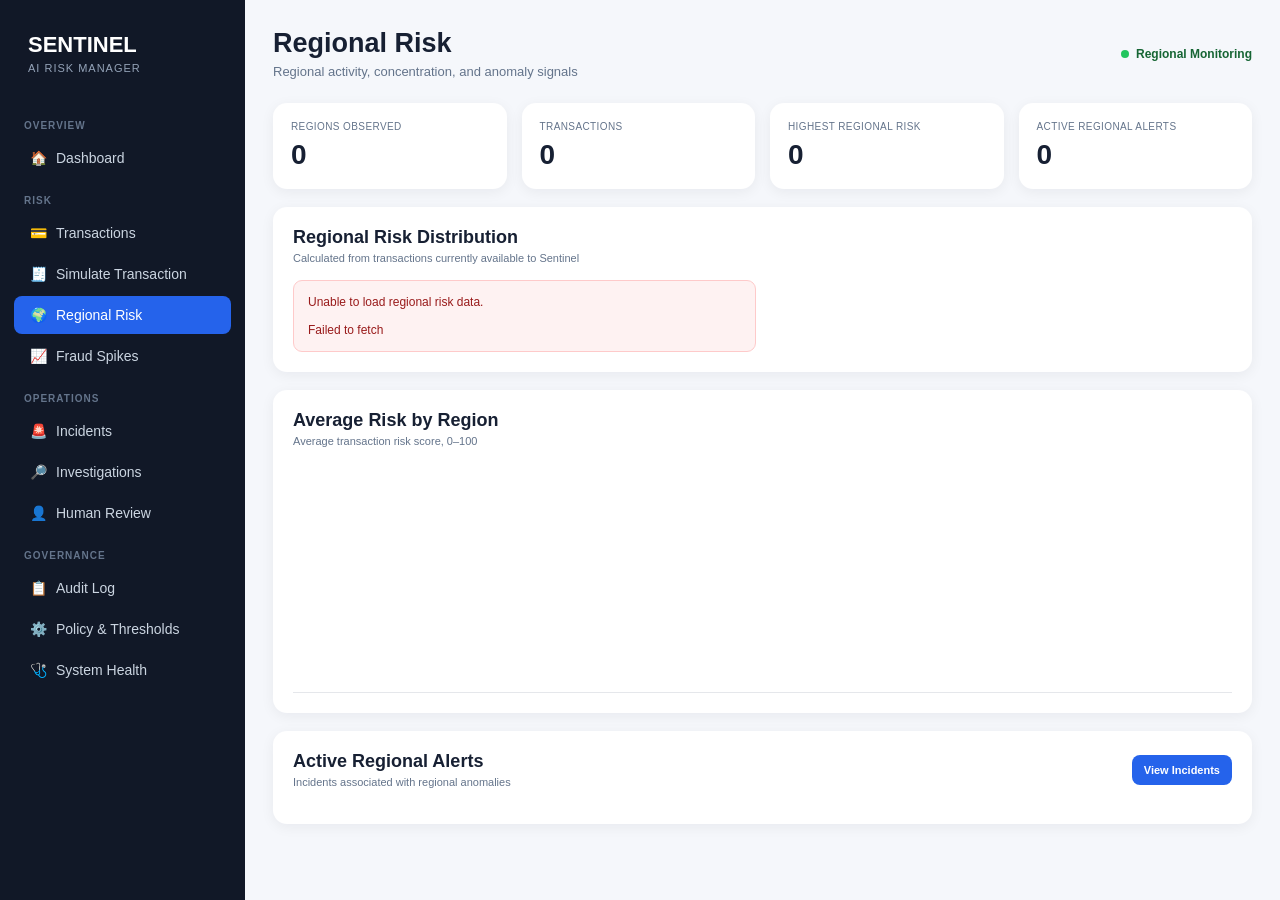
<file: frontend/pages/regional.html>
<!DOCTYPE html>
<html lang="en">

<head>

    <meta charset="UTF-8">

    <meta
        name="viewport"
        content="width=device-width, initial-scale=1.0"
    >

    <title>Sentinel — Regional Risk</title>

    <link
        rel="stylesheet"
        href="../css/style.css"
    >

    <style>

        .summary-grid {
            display: grid;
            grid-template-columns: repeat(4, 1fr);
            gap: 15px;
            margin-bottom: 18px;
        }

        .summary-card {
            background: white;
            border-radius: 14px;
            padding: 18px;
            box-shadow:
                0 3px 14px
                rgba(15, 23, 42, 0.06);
        }

        .summary-label {
            color: #64748b;
            font-size: 10px;
            text-transform: uppercase;
            letter-spacing: .4px;
        }

        .summary-value {
            margin-top: 7px;
            font-size: 28px;
            font-weight: 800;
        }

        .panel {
            background: white;
            border-radius: 14px;
            padding: 20px;
            margin-bottom: 18px;
            box-shadow:
                0 3px 14px
                rgba(15, 23, 42, 0.06);
        }

        .panel-header {
            display: flex;
            justify-content: space-between;
            align-items: center;
            gap: 10px;
            margin-bottom: 16px;
        }

        .panel-title {
            margin: 0;
            font-size: 18px;
            font-weight: 750;
        }

        .panel-subtitle {
            color: #64748b;
            font-size: 11px;
            margin-top: 4px;
        }

        .region-grid {
            display: grid;
            grid-template-columns: repeat(2, 1fr);
            gap: 14px;
        }

        .region-card {
            border: 1px solid #e2e8f0;
            background: #f8fafc;
            border-radius: 12px;
            padding: 17px;
        }

        .region-card.alert {
            background: #fffafa;
            border-color: #fecaca;
        }

        .region-header {
            display: flex;
            justify-content: space-between;
            align-items: flex-start;
            gap: 10px;
        }

        .region-name {
            font-size: 16px;
            font-weight: 800;
        }

        .region-meta {
            color: #64748b;
            font-size: 10px;
            margin-top: 4px;
        }

        .region-metrics {
            display: grid;
            grid-template-columns: repeat(3, 1fr);
            gap: 8px;
            margin-top: 15px;
        }

        .metric {
            background: white;
            border-radius: 8px;
            padding: 10px;
        }

        .metric-label {
            color: #64748b;
            font-size: 8px;
            text-transform: uppercase;
        }

        .metric-value {
            margin-top: 4px;
            font-size: 15px;
            font-weight: 750;
        }

        .risk-meter {
            margin-top: 14px;
            height: 9px;
            background: #e2e8f0;
            border-radius: 999px;
            overflow: hidden;
        }

        .risk-meter-fill {
            height: 100%;
            border-radius: 999px;
        }

        .low {
            background: #22c55e;
        }

        .medium {
            background: #f59e0b;
        }

        .high {
            background: #f97316;
        }

        .critical {
            background: #dc2626;
        }

        .alert-grid {
            display: grid;
            grid-template-columns: 1.25fr .75fr;
            gap: 16px;
        }

        .alert-card {
            border: 1px solid #fecaca;
            background: #fffafa;
            border-radius: 12px;
            padding: 18px;
        }

        .alert-heading {
            display: flex;
            justify-content: space-between;
            align-items: flex-start;
            gap: 10px;
        }

        .alert-title {
            font-size: 18px;
            font-weight: 800;
        }

        .alert-type {
            color: #64748b;
            font-size: 11px;
            margin-top: 4px;
        }

        .alert-metrics {
            display: grid;
            grid-template-columns: repeat(4, 1fr);
            gap: 8px;
            margin-top: 16px;
        }

        .alert-metric {
            background: white;
            border-radius: 8px;
            padding: 10px;
        }

        .alert-metric-label {
            color: #64748b;
            font-size: 8px;
            text-transform: uppercase;
        }

        .alert-metric-value {
            margin-top: 4px;
            font-size: 14px;
            font-weight: 750;
        }

        .simulation-note {
            margin-top: 14px;
            padding: 10px 12px;
            border-radius: 8px;
            background: #fff7ed;
            border: 1px solid #fed7aa;
            color: #9a3412;
            font-size: 10px;
            line-height: 1.5;
        }

        .bar-chart {
            display: flex;
            align-items: end;
            gap: 12px;
            height: 230px;
            padding: 15px 10px 8px;
            border-bottom: 1px solid #e5e7eb;
        }

        .bar-wrap {
            flex: 1;
            height: 100%;
            display: flex;
            flex-direction: column;
            justify-content: flex-end;
            align-items: center;
            gap: 6px;
            min-width: 40px;
        }

        .bar {
            width: 70%;
            max-width: 55px;
            min-height: 5px;
            border-radius: 7px 7px 2px 2px;
        }

        .bar-value {
            font-size: 10px;
            font-weight: 750;
            color: #475569;
        }

        .bar-label {
            font-size: 9px;
            color: #64748b;
            text-align: center;
            max-width: 90px;
            overflow: hidden;
            text-overflow: ellipsis;
        }

        .empty {
            padding: 35px;
            text-align: center;
            color: #94a3b8;
            font-size: 12px;
        }

        .error {
            padding: 14px;
            border-radius: 9px;
            background: #fef2f2;
            border: 1px solid #fecaca;
            color: #991b1b;
            font-size: 12px;
        }

        .button {
            display: inline-block;
            text-decoration: none;
            border-radius: 8px;
            padding: 9px 12px;
            background: #2563eb;
            color: white;
            font-size: 11px;
            font-weight: 650;
        }

        @media (max-width: 1050px) {

            .summary-grid {
                grid-template-columns: repeat(2, 1fr);
            }

            .alert-grid {
                grid-template-columns: 1fr;
            }

        }

        @media (max-width: 750px) {

            .region-grid {
                grid-template-columns: 1fr;
            }

            .alert-metrics {
                grid-template-columns: repeat(2, 1fr);
            }

        }

        @media (max-width: 550px) {

            .summary-grid {
                grid-template-columns: 1fr;
            }

            .region-metrics {
                grid-template-columns: 1fr;
            }

        }

    </style>

</head>


<body data-page="regional">


<div class="app">

    <aside
        class="sidebar"
        id="sidebar"
    ></aside>


    <main class="main">


        <!-- =================================================
             HEADER
             ================================================= -->

        <div class="page-header">

            <div>

                <h1 class="page-title">
                    Regional Risk
                </h1>

                <div class="page-subtitle">
                    Regional activity, concentration, and anomaly signals
                </div>

            </div>


            <div class="status">

                <span class="status-dot"></span>

                Regional Monitoring

            </div>

        </div>


        <!-- =================================================
             SUMMARY
             ================================================= -->

        <section class="summary-grid">

            <div class="summary-card">

                <div class="summary-label">
                    Regions Observed
                </div>

                <div
                    class="summary-value"
                    id="regionCount"
                >
                    0
                </div>

            </div>


            <div class="summary-card">

                <div class="summary-label">
                    Transactions
                </div>

                <div
                    class="summary-value"
                    id="transactionCount"
                >
                    0
                </div>

            </div>


            <div class="summary-card">

                <div class="summary-label">
                    Highest Regional Risk
                </div>

                <div
                    class="summary-value"
                    id="highestRisk"
                >
                    0
                </div>

            </div>


            <div class="summary-card">

                <div class="summary-label">
                    Active Regional Alerts
                </div>

                <div
                    class="summary-value"
                    id="alertCount"
                >
                    0
                </div>

            </div>

        </section>


        <!-- =================================================
             REGIONAL DISTRIBUTION
             ================================================= -->

        <section class="panel">

            <div class="panel-header">

                <div>

                    <h2 class="panel-title">
                        Regional Risk Distribution
                    </h2>

                    <div class="panel-subtitle">
                        Calculated from transactions currently available to Sentinel
                    </div>

                </div>

            </div>


            <div
                id="regionGrid"
                class="region-grid"
            >

                <div class="empty">
                    Loading regional data...
                </div>

            </div>

        </section>


        <!-- =================================================
             REGIONAL RISK BAR CHART
             ================================================= -->

        <section class="panel">

            <div class="panel-header">

                <div>

                    <h2 class="panel-title">
                        Average Risk by Region
                    </h2>

                    <div class="panel-subtitle">
                        Average transaction risk score, 0–100
                    </div>

                </div>

            </div>


            <div
                id="riskChart"
                class="bar-chart"
            ></div>

        </section>


        <!-- =================================================
             ACTIVE REGIONAL ALERTS
             ================================================= -->

        <section class="panel">

            <div class="panel-header">

                <div>

                    <h2 class="panel-title">
                        Active Regional Alerts
                    </h2>

                    <div class="panel-subtitle">
                        Incidents associated with regional anomalies
                    </div>

                </div>

                <a
                    class="button"
                    href="incidents.html"
                >
                    View Incidents
                </a>

            </div>


            <div id="alertContainer"></div>

        </section>


    </main>

</div>


<script src="../js/app.js?v=3"></script>


<script>

/* ============================================================
   STATE
   ============================================================ */

let transactions = [];

let incidents = [];


/* ============================================================
   LOAD
   ============================================================ */

async function loadRegionalData() {

    try {

        const [
            transactionData,
            incidentData
        ] = await Promise.all([

            api(
                "/api/transactions/recent?limit=200"
            ),

            api(
                "/api/incidents"
            )

        ]);


        transactions =
            transactionData.transactions || [];

        incidents =
            incidentData.incidents || [];


        buildRegionalView();

    }

    catch (error) {

        console.error(
            "Regional Risk error:",
            error
        );


        document.getElementById(
            "regionGrid"
        ).innerHTML = `
            <div class="error">
                Unable to load regional risk data.
                <br><br>
                ${error.message}
            </div>
        `;

    }

}


/* ============================================================
   BUILD REGIONAL VIEW
   ============================================================ */

function buildRegionalView() {

    const groups = {};


    for (
        const tx of transactions
    ) {

        const region =
            tx.region_key ||
            "UNKNOWN";


        if (!groups[region]) {

            groups[region] = {

                count: 0,

                totalRisk: 0,

                highRisk: 0,

                amount: 0

            };

        }


        groups[region].count++;

        groups[region].totalRisk +=
            Number(
                tx.risk_score || 0
            );

        groups[region].amount +=
            Number(
                tx.amount || 0
            );


        if (
            Number(
                tx.risk_score || 0
            ) >= 76
        ) {

            groups[region].highRisk++;

        }

    }


    const regions =
        Object.entries(
            groups
        )
        .map(
            (
                [
                    region,
                    data
                ]
            ) => {

                const averageRisk =
                    data.count
                        ? data.totalRisk /
                          data.count
                        : 0;


                return {

                    region,

                    ...data,

                    averageRisk

                };

            }
        )
        .sort(
            (
                a,
                b
            ) =>
                b.averageRisk -
                a.averageRisk
        );


    /* ========================================================
       SUMMARY
       ======================================================== */

    document.getElementById(
        "regionCount"
    ).textContent =
        regions.length;


    document.getElementById(
        "transactionCount"
    ).textContent =
        transactions.length;


    document.getElementById(
        "highestRisk"
    ).textContent =
        regions.length
            ? regions[0].averageRisk.toFixed(2)
            : "0";


    const activeAlerts =
        incidents.filter(
            incident =>
                incident.status === "OPEN"
        );


    document.getElementById(
        "alertCount"
    ).textContent =
        activeAlerts.length;


    renderRegions(
        regions
    );


    renderChart(
        regions
    );


    renderAlerts(
        activeAlerts
    );

}


/* ============================================================
   REGIONAL CARDS
   ============================================================ */

function renderRegions(
    regions
) {

    const container =
        document.getElementById(
            "regionGrid"
        );


    if (!regions.length) {

        container.innerHTML = `
            <div class="empty">
                No regional transaction data available.
            </div>
        `;

        return;
    }


    container.innerHTML =
        regions
            .map(
                region => {

                    const level =
                        region.averageRisk >= 76
                            ? "critical"
                            : region.averageRisk >= 58
                                ? "high"
                                : region.averageRisk >= 30
                                    ? "medium"
                                    : "low";


                    return `

                        <div
                            class="
                                region-card
                                ${
                                    level === "critical" ||
                                    level === "high"
                                        ? "alert"
                                        : ""
                                }
                            "
                        >

                            <div
                                class="region-header"
                            >

                                <div>

                                    <div
                                        class="region-name"
                                    >
                                        ${
                                            region.region
                                        }
                                    </div>

                                    <div
                                        class="region-meta"
                                    >
                                        ${
                                            region.count
                                        }
                                        transaction${
                                            region.count === 1
                                                ? ""
                                                : "s"
                                        }
                                    </div>

                                </div>


                                ${badge(
                                    level.toUpperCase()
                                )}

                            </div>


                            <div
                                class="region-metrics"
                            >

                                <div class="metric">

                                    <div
                                        class="metric-label"
                                    >
                                        Avg Risk
                                    </div>

                                    <div
                                        class="metric-value"
                                    >
                                        ${
                                            region.averageRisk.toFixed(2)
                                        }
                                    </div>

                                </div>


                                <div class="metric">

                                    <div
                                        class="metric-label"
                                    >
                                        High Risk
                                    </div>

                                    <div
                                        class="metric-value"
                                    >
                                        ${
                                            region.highRisk
                                        }
                                    </div>

                                </div>


                                <div class="metric">

                                    <div
                                        class="metric-label"
                                    >
                                        Exposure
                                    </div>

                                    <div
                                        class="metric-value"
                                    >
                                        ${
                                            money(
                                                region.amount
                                            )
                                        }
                                    </div>

                                </div>

                            </div>


                            <div class="risk-meter">

                                <div
                                    class="
                                        risk-meter-fill
                                        ${level}
                                    "
                                    style="
                                        width:${
                                            Math.min(
                                                100,
                                                region.averageRisk
                                            )
                                        }%;
                                    "
                                ></div>

                            </div>

                        </div>

                    `;

                }
            )
            .join("");

}


/* ============================================================
   BAR CHART
   ============================================================ */

function renderChart(
    regions
) {

    const chart =
        document.getElementById(
            "riskChart"
        );


    if (!regions.length) {

        chart.innerHTML = `
            <div class="empty">
                No chart data available.
            </div>
        `;

        return;
    }


    const maxRisk =
        Math.max(
            100,
            ...regions.map(
                region =>
                    region.averageRisk
            )
        );


    chart.innerHTML =
        regions
            .slice(0, 8)
            .map(
                region => {

                    const height =
                        Math.max(
                            5,
                            (
                                region.averageRisk /
                                maxRisk
                            ) * 100
                        );


                    const level =
                        region.averageRisk >= 76
                            ? "critical"
                            : region.averageRisk >= 58
                                ? "high"
                                : region.averageRisk >= 30
                                    ? "medium"
                                    : "low";


                    return `

                        <div class="bar-wrap">

                            <div class="bar-value">
                                ${
                                    region.averageRisk.toFixed(1)
                                }
                            </div>

                            <div
                                class="
                                    bar
                                    ${level}
                                "
                                style="
                                    height:${height}%;
                                "
                            ></div>

                            <div class="bar-label">
                                ${
                                    region.region
                                }
                            </div>

                        </div>

                    `;

                }
            )
            .join("");

}


/* ============================================================
   ALERTS
   ============================================================ */

function renderAlerts(
    alerts
) {

    const container =
        document.getElementById(
            "alertContainer"
        );


    if (!alerts.length) {

        container.innerHTML = `
            <div class="empty">
                No active regional alerts.
            </div>
        `;

        return;
    }


    container.innerHTML =
        alerts
            .map(
                incident => `

                    <div class="alert-card">

                        <div
                            class="alert-heading"
                        >

                            <div>

                                <div class="alert-title">
                                    ${
                                        incident.incident_id
                                    }
                                </div>

                                <div class="alert-type">
                                    ${
                                        incident.incident_type
                                    }
                                </div>

                            </div>


                            ${badge(
                                incident.severity
                            )}

                        </div>


                        <div
                            class="alert-metrics"
                        >

                            <div
                                class="alert-metric"
                            >

                                <div
                                    class="alert-metric-label"
                                >
                                    Region
                                </div>

                                <div
                                    class="alert-metric-value"
                                >
                                    ${
                                        incident.region_key
                                    }
                                </div>

                            </div>


                            <div
                                class="alert-metric"
                            >

                                <div
                                    class="alert-metric-label"
                                >
                                    Current Rate
                                </div>

                                <div
                                    class="alert-metric-value"
                                >
                                    ${
                                        (
                                            Number(
                                                incident.current_rate
                                            ) * 100
                                        ).toFixed(2)
                                    }%
                                </div>

                            </div>


                            <div
                                class="alert-metric"
                            >

                                <div
                                    class="alert-metric-label"
                                >
                                    Rate Ratio
                                </div>

                                <div
                                    class="alert-metric-value"
                                >
                                    ${Number(
                                        incident.rate_ratio
                                    ).toFixed(1)}×
                                </div>

                            </div>


                            <div
                                class="alert-metric"
                            >

                                <div
                                    class="alert-metric-label"
                                >
                                    Z-Score
                                </div>

                                <div
                                    class="alert-metric-value"
                                >
                                    ${Number(
                                        incident.z_score
                                    ).toFixed(2)}
                                </div>

                            </div>

                        </div>


                        ${
                            incident.source ===
                            "CONTROLLED_SIMULATION"

                            ? `
                                <div
                                    class="
                                        simulation-note
                                    "
                                >
                                    CONTROLLED SIMULATION —
                                    This alert belongs to
                                    Sentinel's generated
                                    attack-stress scenario.
                                </div>
                            `
                            : ""
                        }


                        <div
                            style="
                                margin-top:14px;
                            "
                        >

                            <a
                                class="button"
                                href="#"
                                onclick="
                                    window.location.href =
                                    'investigations.html?incident_id=' +
                                    encodeURIComponent(
                                        '${incident.incident_id}'
                                    );
                                    return false;
                                "
                            >
                                Investigate
                            </a>

                        </div>

                    </div>

                `
            )
            .join("");

}


/* ============================================================
   INITIALIZE
   ============================================================ */

loadRegionalData();


setInterval(
    loadRegionalData,
    10000
);

</script>

</body>

</html>
</file>
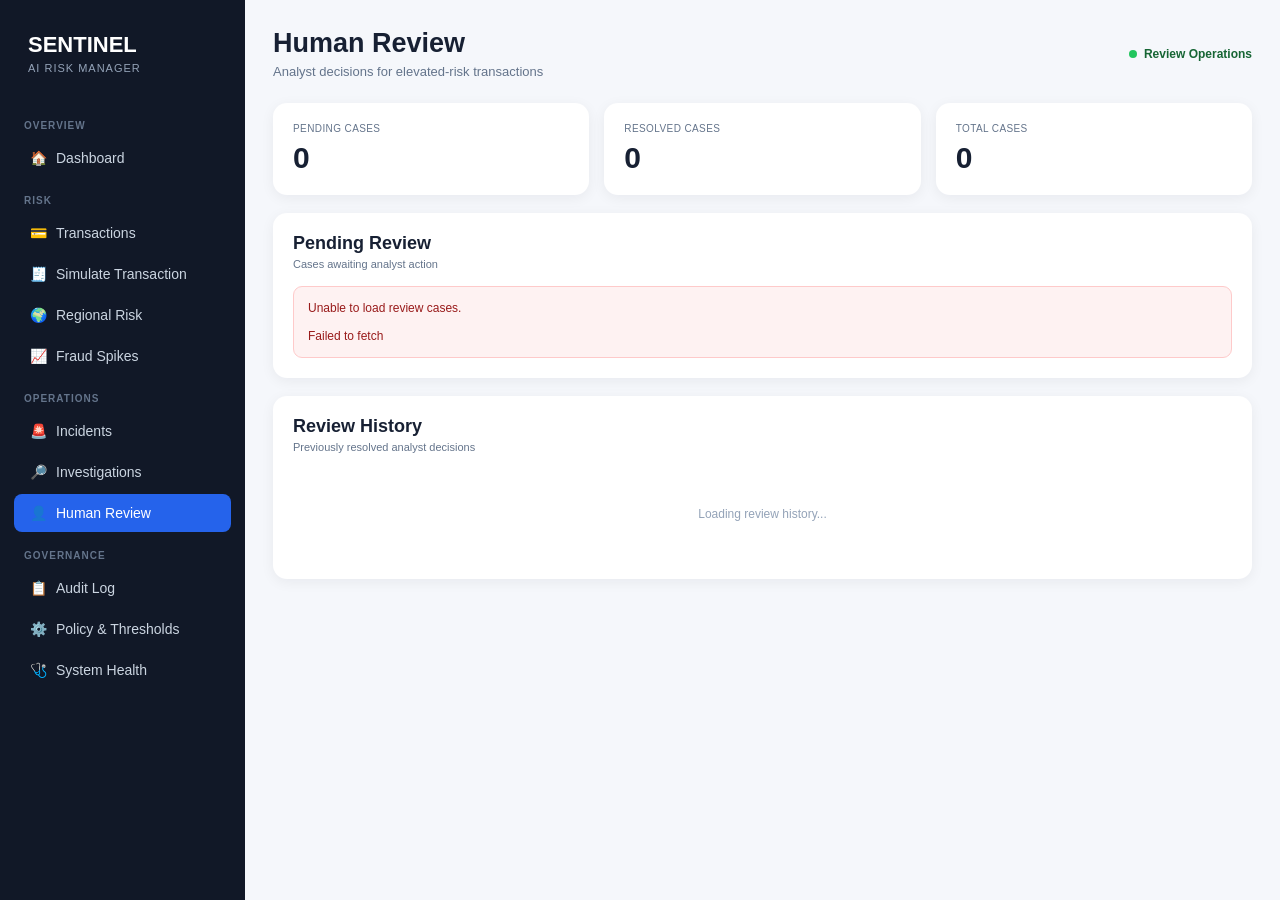
<file: frontend/pages/reviews.html>
<!DOCTYPE html>
<html lang="en">

<head>

    <meta charset="UTF-8">

    <meta
        name="viewport"
        content="width=device-width, initial-scale=1.0"
    >

    <title>Sentinel — Human Review</title>

    <link
        rel="stylesheet"
        href="../css/style.css"
    >

    <style>

        .summary-grid {
            display: grid;
            grid-template-columns: repeat(3, 1fr);
            gap: 15px;
            margin-bottom: 18px;
        }

        .summary-card {
            background: white;
            border-radius: 14px;
            padding: 20px;
            box-shadow:
                0 3px 14px
                rgba(15, 23, 42, 0.06);
        }

        .summary-label {
            color: #64748b;
            font-size: 10px;
            text-transform: uppercase;
            letter-spacing: .4px;
        }

        .summary-value {
            margin-top: 7px;
            font-size: 30px;
            font-weight: 800;
        }

        .panel {
            background: white;
            border-radius: 14px;
            padding: 20px;
            margin-bottom: 18px;
            box-shadow:
                0 3px 14px
                rgba(15, 23, 42, 0.06);
        }

        .panel-header {
            display: flex;
            justify-content: space-between;
            align-items: center;
            gap: 12px;
            margin-bottom: 16px;
        }

        .panel-title {
            margin: 0;
            font-size: 18px;
            font-weight: 750;
        }

        .panel-subtitle {
            margin-top: 4px;
            color: #64748b;
            font-size: 11px;
        }

        .case-list {
            display: flex;
            flex-direction: column;
            gap: 12px;
        }

        .case-card {
            border: 1px solid #fde68a;
            background: #fffbeb;
            border-radius: 12px;
            padding: 17px;
        }

        .case-card.resolved {
            border-color: #dbe4ee;
            background: #f8fafc;
        }

        .case-header {
            display: flex;
            justify-content: space-between;
            align-items: flex-start;
            gap: 15px;
        }

        .case-id {
            font-size: 16px;
            font-weight: 800;
        }

        .case-meta {
            margin-top: 5px;
            color: #64748b;
            font-size: 11px;
        }

        .case-grid {
            display: grid;
            grid-template-columns: repeat(4, 1fr);
            gap: 9px;
            margin-top: 15px;
        }

        .case-metric {
            background: white;
            border-radius: 8px;
            padding: 11px;
        }

        .metric-label {
            color: #64748b;
            font-size: 8px;
            text-transform: uppercase;
        }

        .metric-value {
            margin-top: 4px;
            font-size: 14px;
            font-weight: 750;
        }

        .reason-box {
            margin-top: 13px;
            padding: 11px 12px;
            border-radius: 8px;
            background: white;
            color: #475569;
            font-size: 11px;
            line-height: 1.5;
        }

        .actions {
            display: flex;
            gap: 8px;
            flex-wrap: wrap;
            margin-top: 14px;
        }

        .btn {
            border: none;
            border-radius: 8px;
            padding: 9px 13px;
            cursor: pointer;
            font-family: inherit;
            font-size: 11px;
            font-weight: 700;
        }

        .btn-approve {
            background: #16a34a;
            color: white;
        }

        .btn-decline {
            background: #dc2626;
            color: white;
        }

        .btn-escalate {
            background: #f59e0b;
            color: white;
        }

        .btn-secondary {
            background: #e5e7eb;
            color: #172033;
        }

        .detail-banner {
            display: none;
            margin-bottom: 18px;
            padding: 15px;
            border-radius: 11px;
            background: #eff6ff;
            border: 1px solid #bfdbfe;
        }

        .detail-banner.visible {
            display: block;
        }

        .detail-banner-title {
            font-size: 15px;
            font-weight: 800;
            color: #1d4ed8;
        }

        .detail-banner-text {
            margin-top: 4px;
            color: #475569;
            font-size: 11px;
        }

        .status-pill {
            display: inline-flex;
            align-items: center;
            border-radius: 999px;
            padding: 6px 10px;
            font-size: 9px;
            font-weight: 750;
        }

        .pending {
            background: #fef3c7;
            color: #92400e;
        }

        .resolved {
            background: #dcfce7;
            color: #166534;
        }

        .empty {
            padding: 38px;
            text-align: center;
            color: #94a3b8;
            font-size: 12px;
        }

        .error {
            padding: 14px;
            border-radius: 9px;
            background: #fef2f2;
            border: 1px solid #fecaca;
            color: #991b1b;
            font-size: 12px;
        }

        .message {
            margin-top: 12px;
            padding: 10px 12px;
            border-radius: 8px;
            font-size: 11px;
            display: none;
        }

        .message.show {
            display: block;
        }

        .message.success {
            background: #ecfdf5;
            border: 1px solid #bbf7d0;
            color: #166534;
        }

        .message.error {
            background: #fef2f2;
            border: 1px solid #fecaca;
            color: #991b1b;
        }

        @media (max-width: 1000px) {

            .summary-grid {
                grid-template-columns: 1fr;
            }

            .case-grid {
                grid-template-columns: repeat(2, 1fr);
            }

        }

        @media (max-width: 600px) {

            .case-grid {
                grid-template-columns: 1fr;
            }

        }

    </style>

</head>


<body data-page="reviews">


<div class="app">

    <aside
        class="sidebar"
        id="sidebar"
    ></aside>


    <main class="main">


        <div class="page-header">

            <div>

                <h1 class="page-title">
                    Human Review
                </h1>

                <div class="page-subtitle">
                    Analyst decisions for elevated-risk transactions
                </div>

            </div>


            <div class="status">

                <span class="status-dot"></span>

                Review Operations

            </div>

        </div>


        <!-- =================================================
             SUMMARY
             ================================================= -->

        <section class="summary-grid">

            <div class="summary-card">

                <div class="summary-label">
                    Pending Cases
                </div>

                <div
                    class="summary-value"
                    id="pendingCount"
                >
                    0
                </div>

            </div>


            <div class="summary-card">

                <div class="summary-label">
                    Resolved Cases
                </div>

                <div
                    class="summary-value"
                    id="resolvedCount"
                >
                    0
                </div>

            </div>


            <div class="summary-card">

                <div class="summary-label">
                    Total Cases
                </div>

                <div
                    class="summary-value"
                    id="totalCount"
                >
                    0
                </div>

            </div>

        </section>


        <!-- =================================================
             EXACT CASE
             ================================================= -->

        <div
            id="caseBanner"
            class="detail-banner"
        >

            <div
                class="detail-banner-title"
                id="caseBannerTitle"
            >
                Review Case
            </div>

            <div
                class="detail-banner-text"
                id="caseBannerText"
            >
                —
            </div>

        </div>


        <!-- =================================================
             PENDING
             ================================================= -->

        <section class="panel">

            <div class="panel-header">

                <div>

                    <h2 class="panel-title">
                        Pending Review
                    </h2>

                    <div class="panel-subtitle">
                        Cases awaiting analyst action
                    </div>

                </div>

            </div>


            <div
                id="pendingContainer"
                class="case-list"
            >

                <div class="empty">
                    Loading review cases...
                </div>

            </div>

        </section>


        <!-- =================================================
             HISTORY
             ================================================= -->

        <section class="panel">

            <div class="panel-header">

                <div>

                    <h2 class="panel-title">
                        Review History
                    </h2>

                    <div class="panel-subtitle">
                        Previously resolved analyst decisions
                    </div>

                </div>

            </div>


            <div
                id="historyContainer"
                class="case-list"
            >

                <div class="empty">
                    Loading review history...
                </div>

            </div>

        </section>


        <div
            id="pageMessage"
            class="message"
        ></div>


    </main>

</div>


<script src="../js/app.js?v=3"></script>


<script>

/* ============================================================
   STATE
   ============================================================ */

let reviews = [];

const query =
    new URLSearchParams(
        window.location.search
    );

const requestedCase =
    query.get("case_id");


/* ============================================================
   LOAD REVIEWS
   ============================================================ */

async function loadReviews() {

    try {

        const data =
            await api(
                "/api/reviews"
            );


        reviews =
            Array.isArray(
                data.reviews
            )
                ? data.reviews
                : [];


        renderSummary();

        renderPending();

        renderHistory();

        showRequestedCase();

    }

    catch (error) {

        console.error(
            "Review API error:",
            error
        );


        document.getElementById(
            "pendingContainer"
        ).innerHTML = `

            <div class="error">

                Unable to load review cases.

                <br><br>

                ${error.message}

            </div>

        `;

    }

}


/* ============================================================
   SUMMARY
   ============================================================ */

function renderSummary() {

    const pending =
        reviews.filter(
            review =>
                review.status === "PENDING"
        ).length;


    const resolved =
        reviews.filter(
            review =>
                review.status === "RESOLVED"
        ).length;


    document.getElementById(
        "pendingCount"
    ).textContent =
        pending;


    document.getElementById(
        "resolvedCount"
    ).textContent =
        resolved;


    document.getElementById(
        "totalCount"
    ).textContent =
        reviews.length;

}


/* ============================================================
   PENDING
   ============================================================ */

function renderPending() {

    const container =
        document.getElementById(
            "pendingContainer"
        );


    const pending =
        reviews.filter(
            review =>
                review.status === "PENDING"
        );


    if (!pending.length) {

        container.innerHTML = `

            <div class="empty">

                No pending review cases.

                <br>

                Sentinel currently has no unresolved
                analyst decisions.

            </div>

        `;

        return;

    }


    container.innerHTML =
        pending
            .map(
                review =>
                    renderCase(
                        review,
                        true
                    )
            )
            .join("");

}


/* ============================================================
   HISTORY
   ============================================================ */

function renderHistory() {

    const container =
        document.getElementById(
            "historyContainer"
        );


    const resolved =
        reviews.filter(
            review =>
                review.status === "RESOLVED"
        );


    if (!resolved.length) {

        container.innerHTML = `

            <div class="empty">
                No resolved review cases yet.
            </div>

        `;

        return;

    }


    container.innerHTML =
        resolved
            .map(
                review =>
                    renderCase(
                        review,
                        false
                    )
            )
            .join("");

}


/* ============================================================
   CASE CARD
   ============================================================ */

function renderCase(
    review,
    isPending
) {

    const reasons =
        Array.isArray(
            review.reasons
        )
            ? review.reasons.join(", ")
            : (
                review.reasons
                || "No additional reasons recorded."
            );


    const caseClass =
        isPending
            ? ""
            : "resolved";


    const statusClass =
        isPending
            ? "pending"
            : "resolved";


    const actionButtons =
        isPending

            ? `

                <div class="actions">

                    <button
                        class="btn btn-approve"
                        onclick="
                            resolveCase(
                                '${escapeJs(review.case_id)}',
                                'APPROVE'
                            )
                        "
                    >
                        Approve
                    </button>


                    <button
                        class="btn btn-decline"
                        onclick="
                            resolveCase(
                                '${escapeJs(review.case_id)}',
                                'DECLINE'
                            )
                        "
                    >
                        Decline
                    </button>


                    <button
                        class="btn btn-escalate"
                        onclick="
                            resolveCase(
                                '${escapeJs(review.case_id)}',
                                'ESCALATE'
                            )
                        "
                    >
                        Escalate
                    </button>

                </div>

            `

            : `

                <div class="actions">

                    <a
                        class="btn btn-secondary"
                        href="
                            transactions.html
                            ?transaction=${encodeURIComponent(
                                review.transaction_id
                            )}
                        "
                    >
                        View Transaction
                    </a>

                </div>

            `;


    return `

        <article
            class="
                case-card
                ${caseClass}
            "
            id="
                case-${escapeHtml(
                    review.case_id
                )}
            "
        >

            <div class="case-header">

                <div>

                    <div class="case-id">
                        ${
                            review.case_id
                        }
                    </div>

                    <div class="case-meta">
                        Transaction
                        ${
                            review.transaction_id
                        }
                    </div>

                </div>


                <span
                    class="
                        status-pill
                        ${statusClass}
                    "
                >
                    ${
                        review.status
                    }
                </span>

            </div>


            <div class="case-grid">

                <div class="case-metric">

                    <div class="metric-label">
                        Risk Score
                    </div>

                    <div class="metric-value">
                        ${Number(
                            review.risk_score || 0
                        ).toFixed(2)}
                    </div>

                </div>


                <div class="case-metric">

                    <div class="metric-label">
                        Regional Risk
                    </div>

                    <div class="metric-value">
                        ${Number(
                            review.regional_risk || 0
                        ).toFixed(2)}
                    </div>

                </div>


                <div class="case-metric">

                    <div class="metric-label">
                        Reviewer
                    </div>

                    <div class="metric-value">
                        ${
                            review.reviewer
                            || "Unassigned"
                        }
                    </div>

                </div>


                <div class="case-metric">

                    <div class="metric-label">
                        Resolution
                    </div>

                    <div class="metric-value">
                        ${
                            review.resolution
                            || "Pending"
                        }
                    </div>

                </div>

            </div>


            <div class="reason-box">

                <strong>
                    Reason:
                </strong>

                ${
                    reasons
                }

                ${
                    review.notes
                        ? `
                            <br><br>
                            <strong>
                                Notes:
                            </strong>
                            ${escapeHtml(
                                review.notes
                            )}
                        `
                        : ""
                }

            </div>


            ${actionButtons}

        </article>

    `;

}


/* ============================================================
   SHOW REQUESTED CASE
   ============================================================ */

function showRequestedCase() {

    if (!requestedCase) {

        return;

    }


    const review =
        reviews.find(
            item =>
                item.case_id ===
                requestedCase
        );


    const banner =
        document.getElementById(
            "caseBanner"
        );


    if (!review) {

        banner.classList.add(
            "visible"
        );


        document.getElementById(
            "caseBannerTitle"
        ).textContent =
            "Review case not found";


        document.getElementById(
            "caseBannerText"
        ).textContent =
            requestedCase;


        return;

    }


    banner.classList.add(
        "visible"
    );


    document.getElementById(
        "caseBannerTitle"
    ).textContent =
        review.case_id;


    document.getElementById(
        "caseBannerText"
    ).textContent =
        `Transaction ${review.transaction_id} • Risk ${Number(
            review.risk_score || 0
        ).toFixed(2)} • ${review.status}`;


    setTimeout(
        () => {

            const element =
                document.getElementById(
                    "case-" +
                    review.case_id
                );


            if (element) {

                element.scrollIntoView({
                    behavior: "smooth",
                    block: "center"
                });

            }

        },
        150
    );

}


/* ============================================================
   RESOLVE CASE
   ============================================================ */

async function resolveCase(
    caseId,
    resolution
) {

    const reviewer =
        "analyst-01";


    const notes =
        `Resolved from Sentinel Human Review as ${resolution}.`;


    try {

        const url =
            API +
            "/api/reviews/" +
            encodeURIComponent(
                caseId
            ) +
            "/resolve" +
            "?resolution=" +
            encodeURIComponent(
                resolution
            ) +
            "&reviewer=" +
            encodeURIComponent(
                reviewer
            ) +
            "&notes=" +
            encodeURIComponent(
                notes
            );


        const response =
            await fetch(
                url,
                {
                    method: "POST",
                    headers: {
                        "Accept":
                            "application/json"
                    }
                }
            );


        if (!response.ok) {

            let detail =
                `HTTP ${response.status}`;


            try {

                const errorData =
                    await response.json();


                detail =
                    errorData.detail
                    || detail;

            }

            catch (_) {}


            throw new Error(
                detail
            );

        }


        const result =
            await response.json();


        showMessage(
            `Case ${caseId} resolved as ${resolution}.`,
            "success"
        );


        await loadReviews();

    }

    catch (error) {

        console.error(
            "Resolve error:",
            error
        );


        showMessage(
            `Unable to resolve case: ${error.message}`,
            "error"
        );

    }

}


/* ============================================================
   MESSAGE
   ============================================================ */

function showMessage(
    text,
    type
) {

    const message =
        document.getElementById(
            "pageMessage"
        );


    message.textContent =
        text;


    message.className =
        `message show ${type}`;


    setTimeout(
        () => {

            message.classList.remove(
                "show"
            );

        },
        4000
    );

}


/* ============================================================
   ESCAPING
   ============================================================ */

function escapeHtml(
    value
) {

    return String(
        value ?? ""
    )
        .replace(
            /&/g,
            "&amp;"
        )
        .replace(
            /</g,
            "&lt;"
        )
        .replace(
            />/g,
            "&gt;"
        )
        .replace(
            /"/g,
            "&quot;"
        )
        .replace(
            /'/g,
            "&#039;"
        );

}


function escapeJs(
    value
) {

    return String(
        value ?? ""
    )
        .replace(
            /\\/g,
            "\\\\"
        )
        .replace(
            /'/g,
            "\\'"
        );

}


/* ============================================================
   LOAD
   ============================================================ */

loadReviews();


/* ============================================================
   AUTO REFRESH
   ============================================================ */

setInterval(
    loadReviews,
    10000
);

</script>


</body>

</html>
</file>
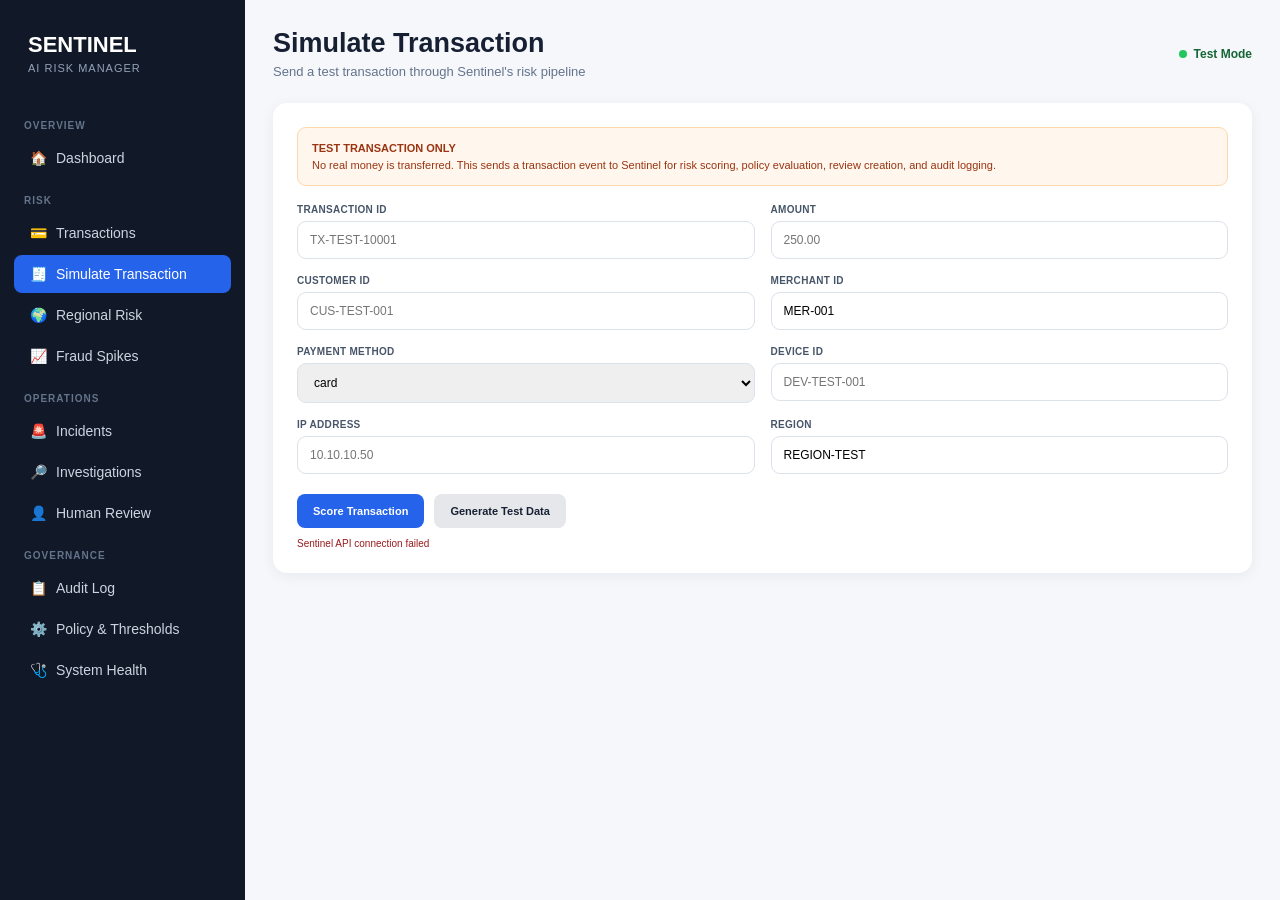
<file: frontend/pages/simulate.html>
<!DOCTYPE html>
<html lang="en">

<head>

    <meta charset="UTF-8">

    <meta
        name="viewport"
        content="width=device-width, initial-scale=1.0"
    >

    <title>
        Sentinel — Simulate Transaction
    </title>


    <link
        rel="stylesheet"
        href="../css/style.css"
    >


    <style>

        .form-panel {
            background: white;
            border-radius: 14px;
            padding: 24px;
            box-shadow:
                0 3px 14px
                rgba(15, 23, 42, 0.06);
        }


        .form-grid {
            display: grid;
            grid-template-columns: repeat(2, 1fr);
            gap: 16px;
        }


        .field {
            display: flex;
            flex-direction: column;
            gap: 6px;
        }


        .field label {
            color: #475569;
            font-size: 10px;
            font-weight: 700;
            text-transform: uppercase;
            letter-spacing: .3px;
        }


        .field input,
        .field select {

            width: 100%;
            box-sizing: border-box;

            border: 1px solid #dbe2ea;

            border-radius: 9px;

            padding: 11px 12px;

            font-family: inherit;

            font-size: 12px;

            outline: none;

        }


        .field input:focus,
        .field select:focus {

            border-color: #2563eb;

        }


        .notice {

            margin-bottom: 18px;

            padding: 12px 14px;

            border-radius: 9px;

            background: #fff7ed;

            border: 1px solid #fed7aa;

            color: #9a3412;

            font-size: 11px;

            line-height: 1.5;

        }


        .button-row {

            display: flex;

            gap: 10px;

            margin-top: 20px;

        }


        .btn {

            border: none;

            border-radius: 8px;

            padding: 11px 16px;

            font-family: inherit;

            font-size: 11px;

            font-weight: 700;

            cursor: pointer;

        }


        .btn-primary {

            background: #2563eb;

            color: white;

        }


        .btn-secondary {

            background: #e5e7eb;

            color: #172033;

        }


        .btn:disabled {

            opacity: .6;

            cursor: not-allowed;

        }


        .result {

            display: none;

            margin-top: 18px;

        }


        .result.show {

            display: block;

        }


        .result-card {

            border-radius: 12px;

            padding: 20px;

            border: 1px solid #dbe2ea;

            background: #f8fafc;

        }


        .result-card.allow {

            background: #ecfdf5;

            border-color: #bbf7d0;

        }


        .result-card.review {

            background: #fffbeb;

            border-color: #fde68a;

        }


        .result-card.block {

            background: #fffafa;

            border-color: #fecaca;

        }


        .result-header {

            display: flex;

            justify-content: space-between;

            align-items: flex-start;

            gap: 12px;

        }


        .result-title {

            font-size: 18px;

            font-weight: 800;

        }


        .result-id {

            color: #64748b;

            font-size: 11px;

            margin-top: 4px;

        }


        .result-grid {

            display: grid;

            grid-template-columns: repeat(4, 1fr);

            gap: 10px;

            margin-top: 16px;

        }


        .result-metric {

            background: white;

            border-radius: 8px;

            padding: 11px;

        }


        .metric-label {

            color: #64748b;

            font-size: 8px;

            text-transform: uppercase;

        }


        .metric-value {

            margin-top: 4px;

            font-size: 15px;

            font-weight: 750;

        }


        .result-reasons {

            margin-top: 14px;

            background: white;

            border-radius: 8px;

            padding: 12px;

            color: #475569;

            font-size: 11px;

            line-height: 1.5;

        }


        .error-box {

            display: none;

            margin-top: 16px;

            padding: 12px;

            border-radius: 8px;

            background: #fef2f2;

            border: 1px solid #fecaca;

            color: #991b1b;

            font-size: 11px;

        }


        .error-box.show {

            display: block;

        }


        .connection-status {

            margin-top: 10px;

            font-size: 10px;

            color: #64748b;

        }


        .connection-status.ok {

            color: #166534;

        }


        .connection-status.error {

            color: #991b1b;

        }


        .success-link {

            display: inline-block;

            margin-top: 14px;

            color: #2563eb;

            text-decoration: none;

            font-size: 11px;

            font-weight: 700;

        }


        @media (max-width: 800px) {

            .form-grid {

                grid-template-columns: 1fr;

            }


            .result-grid {

                grid-template-columns: repeat(2, 1fr);

            }

        }


        @media (max-width: 500px) {

            .result-grid {

                grid-template-columns: 1fr;

            }

        }

    </style>

</head>


<body data-page="simulate">


<div class="app">


    <aside
        class="sidebar"
        id="sidebar"
    ></aside>


    <main class="main">


        <div class="page-header">

            <div>

                <h1 class="page-title">
                    Simulate Transaction
                </h1>

                <div class="page-subtitle">
                    Send a test transaction through Sentinel's risk pipeline
                </div>

            </div>


            <div class="status">

                <span class="status-dot"></span>

                Test Mode

            </div>

        </div>


        <section class="form-panel">


            <div class="notice">

                <strong>
                    TEST TRANSACTION ONLY
                </strong>

                <br>

                No real money is transferred.
                This sends a transaction event to Sentinel for
                risk scoring, policy evaluation, review creation,
                and audit logging.

            </div>


            <div class="form-grid">


                <div class="field">

                    <label>
                        Transaction ID
                    </label>

                    <input
                        id="transaction_id"
                        type="text"
                        placeholder="TX-TEST-10001"
                    >

                </div>


                <div class="field">

                    <label>
                        Amount
                    </label>

                    <input
                        id="amount"
                        type="number"
                        step="0.01"
                        min="0"
                        placeholder="250.00"
                    >

                </div>


                <div class="field">

                    <label>
                        Customer ID
                    </label>

                    <input
                        id="customer_id"
                        type="text"
                        placeholder="CUS-TEST-001"
                    >

                </div>


                <div class="field">

                    <label>
                        Merchant ID
                    </label>

                    <input
                        id="merchant_id"
                        type="text"
                        value="MER-001"
                    >

                </div>


                <div class="field">

                    <label>
                        Payment Method
                    </label>

                    <select
                        id="payment_method"
                    >

                        <option value="card">
                            card
                        </option>

                        <option value="upi">
                            upi
                        </option>

                        <option value="bank_transfer">
                            bank_transfer
                        </option>

                        <option value="wallet">
                            wallet
                        </option>

                    </select>

                </div>


                <div class="field">

                    <label>
                        Device ID
                    </label>

                    <input
                        id="device_id"
                        type="text"
                        placeholder="DEV-TEST-001"
                    >

                </div>


                <div class="field">

                    <label>
                        IP Address
                    </label>

                    <input
                        id="ip_address"
                        type="text"
                        placeholder="10.10.10.50"
                    >

                </div>


                <div class="field">

                    <label>
                        Region
                    </label>

                    <input
                        id="region"
                        type="text"
                        value="REGION-TEST"
                    >

                </div>


            </div>


            <div class="button-row">

                <button
                    class="btn btn-primary"
                    id="submitButton"
                    type="button"
                    onclick="submitTransaction()"
                >
                    Score Transaction
                </button>


                <button
                    class="btn btn-secondary"
                    type="button"
                    onclick="generateTransaction()"
                >
                    Generate Test Data
                </button>

            </div>


            <div
                id="errorBox"
                class="error-box"
            ></div>


            <div
                id="connectionStatus"
                class="connection-status"
            >
                Connecting to Sentinel API...
            </div>


            <div
                id="result"
                class="result"
            ></div>


        </section>


    </main>


</div>


<!-- =========================================================
     SHARED APP
     ========================================================= -->

<script src="../js/app.js?v=4"></script>


<script>

/* =========================================================
   API
   ========================================================= */

const SIMULATOR_API =
    "https://sentinel-ai-risk-manager.onrender.com";


/* =========================================================
   FALLBACK SIDEBAR
   ========================================================= */

function mountSimulatorSidebar() {

    const sidebar =
        document.getElementById(
            "sidebar"
        );


    if (!sidebar) {
        return;
    }


    /*
       Only create the fallback if the shared
       app.js has not already populated it.
    */

    if (
        sidebar.innerHTML.trim() !== ""
    ) {
        return;
    }


    sidebar.innerHTML = `

        <div class="logo">

            <div class="logo-title">
                SENTINEL
            </div>

            <div class="logo-subtitle">
                AI RISK MANAGER
            </div>

        </div>


        <div class="nav-section">
            OVERVIEW
        </div>


        <a
            class="nav-link"
            href="dashboard.html"
        >
            <span class="nav-icon">
                🏠
            </span>
            Dashboard
        </a>


        <div class="nav-section">
            RISK
        </div>


        <a
            class="nav-link"
            href="transactions.html"
        >
            <span class="nav-icon">
                💳
            </span>
            Transactions
        </a>


        <a
            class="nav-link active"
            href="simulate.html"
        >
            <span class="nav-icon">
                🧾
            </span>
            Simulate Transaction
        </a>


        <a
            class="nav-link"
            href="regional.html"
        >
            <span class="nav-icon">
                🌍
            </span>
            Regional Risk
        </a>


        <a
            class="nav-link"
            href="spikes.html"
        >
            <span class="nav-icon">
                📈
            </span>
            Fraud Spikes
        </a>


        <div class="nav-section">
            OPERATIONS
        </div>


        <a
            class="nav-link"
            href="incidents.html"
        >
            <span class="nav-icon">
                🚨
            </span>
            Incidents
        </a>


        <a
            class="nav-link"
            href="investigations.html"
        >
            <span class="nav-icon">
                🔎
            </span>
            Investigations
        </a>


        <a
            class="nav-link"
            href="reviews.html"
        >
            <span class="nav-icon">
                👤
            </span>
            Human Review
        </a>


        <div class="nav-section">
            GOVERNANCE
        </div>


        <a
            class="nav-link"
            href="audit.html"
        >
            <span class="nav-icon">
                📋
            </span>
            Audit Log
        </a>


        <a
            class="nav-link"
            href="policy.html"
        >
            <span class="nav-icon">
                ⚙️
            </span>
            Policy &amp; Thresholds
        </a>


        <a
            class="nav-link"
            href="health.html"
        >
            <span class="nav-icon">
                🩺
            </span>
            System Health
        </a>

    `;

}


/* =========================================================
   GENERATE TEST DATA
   ========================================================= */

function generateTransaction() {

    const number =
        Math.floor(
            10000 +
            Math.random() * 90000
        );


    document.getElementById(
        "transaction_id"
    ).value =
        `TX-TEST-${number}`;


    /*
       Generate across low / review / block ranges
       so the simulator can demonstrate different
       policy outcomes.
    */

    const scenario =
        Math.random();


    let amount;


    if (scenario < 0.33) {

        amount =
            50 +
            Math.random() * 49;

    }

    else if (scenario < 0.66) {

        amount =
            100 +
            Math.random() * 99;

    }

    else {

        amount =
            200 +
            Math.random() * 300;

    }


    document.getElementById(
        "amount"
    ).value =
        amount.toFixed(2);


    document.getElementById(
        "customer_id"
    ).value =
        `CUS-TEST-${number}`;


    document.getElementById(
        "merchant_id"
    ).value =
        "MER-001";


    document.getElementById(
        "device_id"
    ).value =
        `DEV-TEST-${number}`;


    document.getElementById(
        "ip_address"
    ).value =
        `10.10.10.${Math.floor(
            10 +
            Math.random() * 200
        )}`;


    document.getElementById(
        "region"
    ).value =
        "REGION-TEST";

}


/* =========================================================
   ERROR
   ========================================================= */

function showError(
    message
) {

    const errorBox =
        document.getElementById(
            "errorBox"
        );


    errorBox.textContent =
        message;


    errorBox.classList.add(
        "show"
    );

}


/* =========================================================
   RESULT
   ========================================================= */

function showResult(
    data
) {

    const result =
        document.getElementById(
            "result"
        );


    const decision =
        String(
            data &&
            data.decision &&
            data.decision.action
                ? data.decision.action
                : data &&
                  data.decision
                    ? data.decision
                    : ""
        )
        .toUpperCase();


    const risk =
        data &&
        data.risk
            ? data.risk
            : {};


    const reasons =
        data &&
        data.decision &&
        Array.isArray(
            data.decision.reasons
        )
            ? data.decision.reasons
            : [];


    const resultClass =
        decision === "ALLOW"
            ? "allow"
            : decision === "REVIEW"
                ? "review"
                : decision === "BLOCK"
                    ? "block"
                    : "";


    result.innerHTML = `

        <div
            class="
                result-card
                ${resultClass}
            "
        >

            <div class="result-header">

                <div>

                    <div class="result-title">
                        Transaction Scored
                    </div>

                    <div class="result-id">

                        ${
                            data &&
                            data.transaction_id
                                ? data.transaction_id
                                : "—"
                        }

                    </div>

                </div>


                ${
                    decision
                        ? `
                            <span
                                class="badge ${decision}"
                            >
                                ${decision}
                            </span>
                        `
                        : ""
                }

            </div>


            <div class="result-grid">


                <div class="result-metric">

                    <div class="metric-label">
                        Risk Probability
                    </div>

                    <div class="metric-value">

                        ${Number(
                            risk.risk_probability || 0
                        ).toFixed(6)}

                    </div>

                </div>


                <div class="result-metric">

                    <div class="metric-label">
                        Risk Score
                    </div>

                    <div class="metric-value">

                        ${Number(
                            risk.risk_score || 0
                        ).toFixed(2)}

                    </div>

                </div>


                <div class="result-metric">

                    <div class="metric-label">
                        Risk Level
                    </div>

                    <div class="metric-value">

                        ${
                            risk.risk_level || "—"
                        }

                    </div>

                </div>


                <div class="result-metric">

                    <div class="metric-label">
                        Model
                    </div>

                    <div class="metric-value">

                        ${
                            risk.model_version ||
                            "Sentinel-V1"
                        }

                    </div>

                </div>


            </div>


            <div class="result-reasons">

                <strong>
                    Decision:
                </strong>

                ${
                    decision || "—"
                }


                ${
                    reasons.length
                        ? `

                            <br><br>

                            <strong>
                                Reasons:
                            </strong>

                            ${reasons.join(
                                ", "
                            )}

                        `
                        : ""
                }

            </div>


            <a
                class="success-link"
                href="transactions.html"
            >
                Open Transaction Monitor →
            </a>


        </div>

    `;


    result.classList.add(
        "show"
    );

}


/* =========================================================
   CHECK CONNECTION
   ========================================================= */

async function checkConnection() {

    const status =
        document.getElementById(
            "connectionStatus"
        );


    try {

        const response =
            await fetch(
                SIMULATOR_API +
                "/health"
            );


        if (!response.ok) {
            throw new Error(
                `HTTP ${response.status}`
            );
        }


        const data =
            await response.json();


        if (
            data.status ===
            "healthy"
        ) {

            status.textContent =
                "Sentinel API connected";

            status.classList.add(
                "ok"
            );

        }

    }

    catch (error) {

        status.textContent =
            "Sentinel API connection failed";

        status.classList.add(
            "error"
        );


        console.error(
            "API health check:",
            error
        );

    }

}


/* =========================================================
   SUBMIT TRANSACTION
   ========================================================= */

async function submitTransaction() {

    const button =
        document.getElementById(
            "submitButton"
        );


    const errorBox =
        document.getElementById(
            "errorBox"
        );


    const result =
        document.getElementById(
            "result"
        );


    errorBox.classList.remove(
        "show"
    );


    result.classList.remove(
        "show"
    );


    const transactionId =
        document.getElementById(
            "transaction_id"
        ).value.trim();


    const amount =
        Number(
            document.getElementById(
                "amount"
            ).value
        );


    const customerId =
        document.getElementById(
            "customer_id"
        ).value.trim();


    const merchantId =
        document.getElementById(
            "merchant_id"
        ).value.trim();


    const paymentMethod =
        document.getElementById(
            "payment_method"
        ).value;


    const deviceId =
        document.getElementById(
            "device_id"
        ).value.trim();


    const ipAddress =
        document.getElementById(
            "ip_address"
        ).value.trim();


    const region =
        document.getElementById(
            "region"
        ).value.trim();


    /* =====================================================
       VALIDATION
       ===================================================== */

    if (!transactionId) {

        showError(
            "Please enter a Transaction ID."
        );

        return;

    }


    if (
        !Number.isFinite(
            amount
        ) ||
        amount <= 0
    ) {

        showError(
            "Please enter a valid amount."
        );

        return;

    }


    if (!customerId) {

        showError(
            "Please enter a Customer ID."
        );

        return;

    }


    if (!merchantId) {

        showError(
            "Please enter a Merchant ID."
        );

        return;

    }


    if (!deviceId) {

        showError(
            "Please enter a Device ID."
        );

        return;

    }


    if (!ipAddress) {

        showError(
            "Please enter an IP address."
        );

        return;

    }


    if (!region) {

        showError(
            "Please enter a region."
        );

        return;

    }


    /* =====================================================
       REQUEST BODY
       ===================================================== */

    const body = {

        transaction_id:
            transactionId,

        amount:
            amount,

        customer_id:
            customerId,

        merchant_id:
            merchantId,

        payment_method:
            paymentMethod,

        device_id:
            deviceId,

        ip_address:
            ipAddress,

        region:
            region,

        model_features: {}

    };


    button.disabled =
        true;


    button.textContent =
        "Scoring...";


    try {

        const response =
            await fetch(
                SIMULATOR_API +
                "/api/transactions",
                {
                    method: "POST",

                    headers: {
                        "Content-Type":
                            "application/json",

                        "Accept":
                            "application/json"
                    },

                    body:
                        JSON.stringify(
                            body
                        )
                }
            );


        let data = null;


        try {

            data =
                await response.json();

        }

        catch (_) {}


        if (!response.ok) {

            throw new Error(

                data &&
                data.detail

                    ? data.detail

                    : `HTTP ${response.status}`

            );

        }


        showResult(
            data
        );

    }


    catch (error) {

        console.error(
            "Transaction submission error:",
            error
        );


        showError(
            error.message ||
            "Unable to submit transaction."
        );

    }


    finally {

        button.disabled =
            false;


        button.textContent =
            "Score Transaction";

    }

}


/* =========================================================
   START
   ========================================================= */

document.addEventListener(
    "DOMContentLoaded",
    function() {

        mountSimulatorSidebar();

        checkConnection();

    }
);

</script>


</body>

</html>
</file>
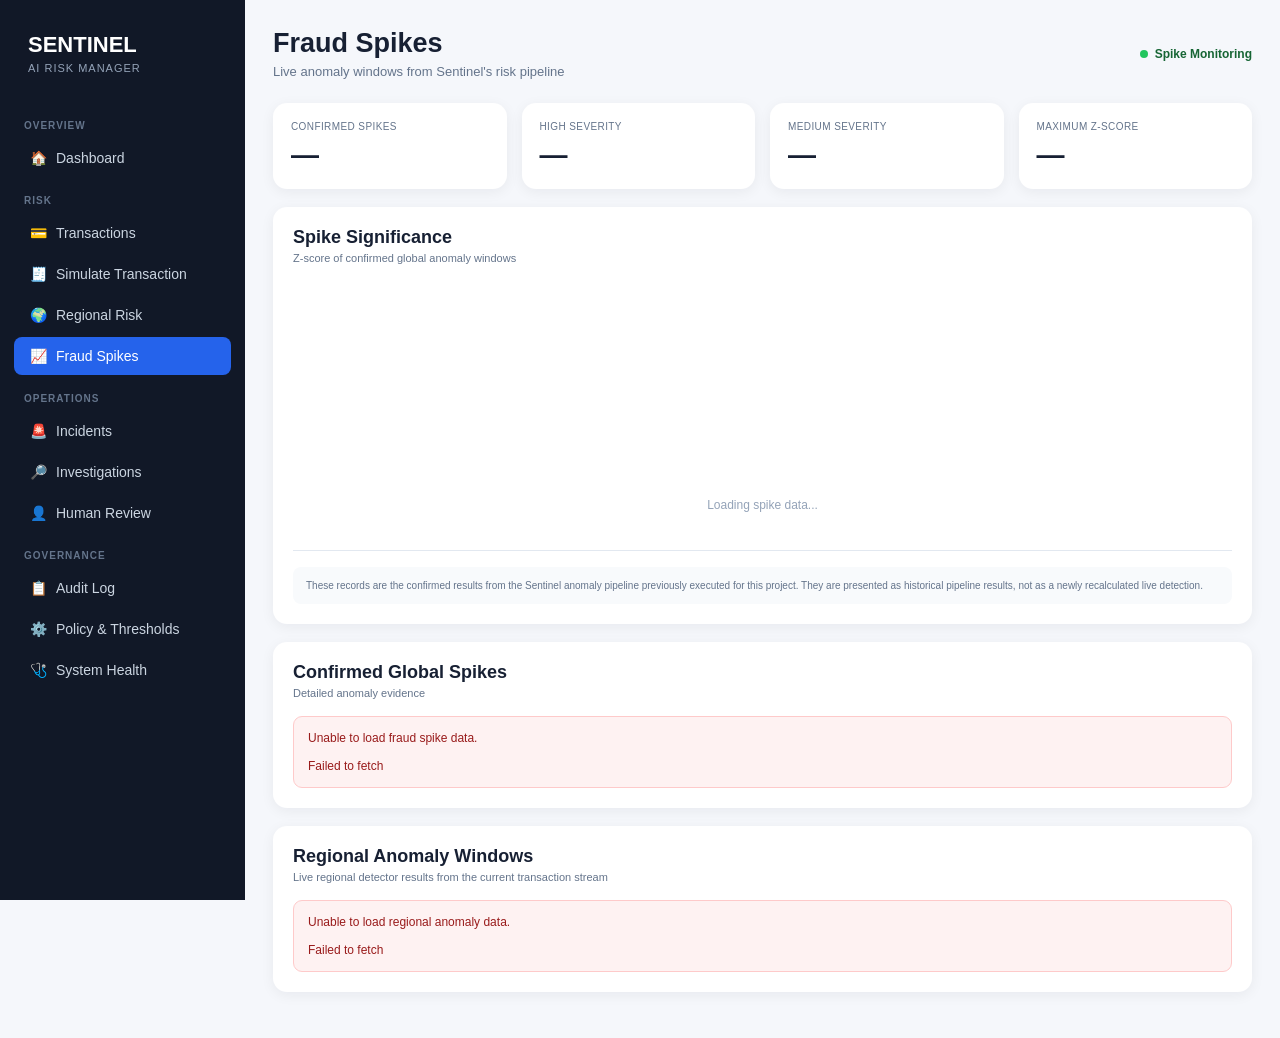
<file: frontend/pages/spikes.html>
<!DOCTYPE html>
<html lang="en">

<head>

    <meta charset="UTF-8">

    <meta
        name="viewport"
        content="width=device-width, initial-scale=1.0"
    >

    <title>Sentinel — Fraud Spikes</title>

    <link
        rel="stylesheet"
        href="../css/style.css"
    >

    <style>

        .summary-grid {
            display: grid;
            grid-template-columns: repeat(4, 1fr);
            gap: 15px;
            margin-bottom: 18px;
        }

        .summary-card {
            background: white;
            border-radius: 14px;
            padding: 18px;
            box-shadow:
                0 3px 14px
                rgba(15, 23, 42, 0.06);
        }

        .summary-label {
            color: #64748b;
            font-size: 10px;
            text-transform: uppercase;
            letter-spacing: .4px;
        }

        .summary-value {
            margin-top: 7px;
            font-size: 28px;
            font-weight: 800;
        }

        .panel {
            background: white;
            border-radius: 14px;
            padding: 20px;
            margin-bottom: 18px;
            box-shadow:
                0 3px 14px
                rgba(15, 23, 42, 0.06);
        }

        .panel-header {
            display: flex;
            justify-content: space-between;
            align-items: center;
            gap: 12px;
            margin-bottom: 17px;
        }

        .panel-title {
            margin: 0;
            font-size: 18px;
            font-weight: 750;
        }

        .panel-subtitle {
            color: #64748b;
            font-size: 11px;
            margin-top: 4px;
        }

        .spike-list {
            display: flex;
            flex-direction: column;
            gap: 12px;
        }

        .spike-card {
            border: 1px solid #e2e8f0;
            border-radius: 12px;
            padding: 17px;
            background: #f8fafc;
        }

        .spike-card.high {
            border-color: #fecaca;
            background: #fffafa;
        }

        .spike-card.medium {
            border-color: #fde68a;
            background: #fffbeb;
        }

        .spike-card.critical {
            border-color: #fecaca;
            background: #fffafa;
        }

        .regional-list {
            display: flex;
            flex-direction: column;
            gap: 12px;
        }

        .regional-card {
            border: 1px solid #e2e8f0;
            border-radius: 12px;
            padding: 17px;
            background: #f8fafc;
        }

        .regional-card.medium {
            border-color: #fde68a;
            background: #fffbeb;
        }

        .regional-card.high,
        .regional-card.critical {
            border-color: #fecaca;
            background: #fffafa;
        }

        .regional-card .spike-metrics {
            grid-template-columns: repeat(4, 1fr);
        }

        .source-live {
            border: 1px solid #bbf7d0;
            background: #f0fdf4;
            color: #166534;
        }

        .spike-header {
            display: flex;
            justify-content: space-between;
            align-items: flex-start;
            gap: 15px;
        }

        .time-bin {
            font-size: 17px;
            font-weight: 800;
        }

        .scope {
            color: #64748b;
            font-size: 10px;
            margin-top: 4px;
        }

        .spike-metrics {
            display: grid;
            grid-template-columns: repeat(5, 1fr);
            gap: 9px;
            margin-top: 16px;
        }

        .metric {
            background: white;
            border-radius: 8px;
            padding: 11px;
        }

        .metric-label {
            color: #64748b;
            font-size: 8px;
            text-transform: uppercase;
        }

        .metric-value {
            margin-top: 4px;
            font-size: 14px;
            font-weight: 750;
        }

        .z-score {
            font-size: 19px;
        }

        .severity-high {
            background: #fee2e2;
            color: #991b1b;
            padding: 6px 9px;
            border-radius: 999px;
            font-size: 10px;
            font-weight: 750;
        }

        .severity-medium {
            background: #fef3c7;
            color: #92400e;
            padding: 6px 9px;
            border-radius: 999px;
            font-size: 10px;
            font-weight: 750;
        }

        .chart {
            height: 270px;
            display: flex;
            align-items: end;
            gap: 70px;
            justify-content: center;
            border-bottom: 1px solid #e2e8f0;
            padding: 15px 40px 0;
        }

        .chart-column {
            height: 100%;
            width: 130px;
            display: flex;
            flex-direction: column;
            align-items: center;
            justify-content: end;
            gap: 7px;
        }

        .chart-value {
            font-size: 12px;
            font-weight: 750;
            color: #334155;
        }

        .chart-bar {
            width: 65px;
            min-height: 8px;
            border-radius: 8px 8px 2px 2px;
        }

        .chart-bar.high {
            background: #dc2626;
        }

        .chart-bar.medium {
            background: #f59e0b;
        }

        .chart-label {
            font-size: 10px;
            color: #64748b;
        }

        .source-note {
            margin-top: 16px;
            padding: 11px 13px;
            background: #f8fafc;
            border-radius: 8px;
            color: #64748b;
            font-size: 10px;
            line-height: 1.5;
        }

        .empty {
            padding: 38px;
            text-align: center;
            color: #94a3b8;
            font-size: 12px;
        }

        .error {
            padding: 14px;
            border-radius: 9px;
            background: #fef2f2;
            border: 1px solid #fecaca;
            color: #991b1b;
            font-size: 12px;
        }

        @media (max-width: 1050px) {

            .summary-grid {
                grid-template-columns: repeat(2, 1fr);
            }

            .spike-metrics {
                grid-template-columns: repeat(3, 1fr);
            }

        }

        @media (max-width: 650px) {

            .summary-grid {
                grid-template-columns: 1fr;
            }

            .spike-metrics {
                grid-template-columns: 1fr 1fr;
            }

            .chart {
                gap: 20px;
                padding-left: 5px;
                padding-right: 5px;
            }

        }

    </style>

</head>


<body data-page="spikes">


<div class="app">

    <aside
        class="sidebar"
        id="sidebar"
    ></aside>


    <main class="main">


        <!-- =================================================
             HEADER
             ================================================= -->

        <div class="page-header">

            <div>

                <h1 class="page-title">
                    Fraud Spikes
                </h1>

                <div class="page-subtitle">
                    Live anomaly windows from Sentinel's risk pipeline
                </div>

            </div>


            <div class="status">

                <span class="status-dot"></span>

                Spike Monitoring

            </div>

        </div>


        <!-- =================================================
             SUMMARY
             ================================================= -->

        <section class="summary-grid">

            <div class="summary-card">

                <div class="summary-label">
                    Confirmed Spikes
                </div>

                <div
                    class="summary-value"
                    id="confirmed"
                >
                    —
                </div>

            </div>


            <div class="summary-card">

                <div class="summary-label">
                    High Severity
                </div>

                <div
                    class="summary-value"
                    id="high"
                >
                    —
                </div>

            </div>


            <div class="summary-card">

                <div class="summary-label">
                    Medium Severity
                </div>

                <div
                    class="summary-value"
                    id="medium"
                >
                    —
                </div>

            </div>


            <div class="summary-card">

                <div class="summary-label">
                    Maximum Z-Score
                </div>

                <div
                    class="summary-value"
                    id="maxZ"
                >
                    —
                </div>

            </div>

        </section>


        <!-- =================================================
             CHART
             ================================================= -->

        <section class="panel">

            <div class="panel-header">

                <div>

                    <h2 class="panel-title">
                        Spike Significance
                    </h2>

                    <div class="panel-subtitle">
                        Z-score of confirmed global anomaly windows
                    </div>

                </div>

            </div>


            <div
                class="chart"
                id="chart"
            >
                <div class="empty">
                    Loading spike data...
                </div>
            </div>


            <div class="source-note">
                These records are the confirmed results from the
                Sentinel anomaly pipeline previously executed for
                this project. They are presented as historical
                pipeline results, not as a newly recalculated live
                detection.
            </div>

        </section>


        <!-- =================================================
             SPIKE DETAILS
             ================================================= -->

        <section class="panel">

            <div class="panel-header">

                <div>

                    <h2 class="panel-title">
                        Confirmed Global Spikes
                    </h2>

                    <div class="panel-subtitle">
                        Detailed anomaly evidence
                    </div>

                </div>

            </div>


            <div
                class="spike-list"
                id="spikeList"
            >
                <div class="empty">
                    Loading spikes...
                </div>
            </div>

        </section>


        <!-- =================================================
             REGIONAL
             ================================================= -->

        <section class="panel">

            <div class="panel-header">

                <div>

                    <h2 class="panel-title">
                        Regional Anomaly Windows
                    </h2>

                    <div class="panel-subtitle">
                        Live regional detector results from the current transaction stream
                    </div>

                </div>

            </div>

            <div
                class="regional-list"
                id="regionalList"
            >
                <div class="empty">
                    Loading regional anomaly windows...
                </div>
            </div>

        </section>


    </main>

</div>


<script src="../js/app.js?v=3"></script>


<script>

/* ============================================================
   LOAD SPIKES
   ============================================================ */

async function loadSpikes() {

    try {

        const [
            spikeData,
            summary
        ] = await Promise.all([

            api(
                "/api/spikes"
            ),

            api(
                "/api/spikes/summary"
            )

        ]);


        const spikes =
            spikeData.spikes || [];


        const regionalWindows =
            spikeData.regional_anomaly_windows
            ||
            spikeData.regional_anomalies
            ||
            [];


        /* ====================================================
           SUMMARY
           ==================================================== */

        document.getElementById(
            "confirmed"
        ).textContent =
            summary.confirmed_spikes ??
            spikes.length;


        document.getElementById(
            "high"
        ).textContent =
            summary.high_severity ??
            0;


        document.getElementById(
            "medium"
        ).textContent =
            summary.medium_severity ??
            0;


        const maxZ =
            summary.max_z_score ??
            summary.maximum_z_score ??
            0;


        document.getElementById(
            "maxZ"
        ).textContent =
            Number(
                maxZ
            ).toFixed(2);


        renderChart(
            spikes
        );


        renderSpikes(
            spikes
        );


        renderRegionalWindows(
            regionalWindows
        );


    }

    catch (error) {

        console.error(
            "Spike API error:",
            error
        );


        document.getElementById(
            "spikeList"
        ).innerHTML = `
            <div class="error">
                Unable to load fraud spike data.
                <br><br>
                ${error.message}
            </div>
        `;


        document.getElementById(
            "regionalList"
        ).innerHTML = `
            <div class="error">
                Unable to load regional anomaly data.
                <br><br>
                ${error.message}
            </div>
        `;

    }

}



/* ============================================================
   CHART
   ============================================================ */

function renderChart(
    spikes
) {

    const chart =
        document.getElementById(
            "chart"
        );


    if (!spikes.length) {

        chart.innerHTML = `
            <div class="empty">
                No confirmed spike data available.
            </div>
        `;

        return;
    }


    const maxZ =
        Math.max(
            ...spikes.map(
                spike =>
                    Number(
                        spike.z_score
                    )
            )
        );


    chart.innerHTML =
        spikes
            .map(
                spike => {

                    const z =
                        Number(
                            spike.z_score
                        );


                    const height =
                        Math.max(
                            8,
                            (
                                z /
                                maxZ
                            ) * 85
                        );


                    const severity =
                        String(
                            spike.severity
                        ).toLowerCase();


                    return `

                        <div
                            class="chart-column"
                        >

                            <div
                                class="chart-value"
                            >
                                ${z.toFixed(2)}σ
                            </div>

                            <div
                                class="
                                    chart-bar
                                    ${severity}
                                "
                                style="
                                    height:${height}%;
                                "
                            ></div>

                            <div
                                class="chart-label"
                            >
                                Time bin
                                ${spike.time_bin}
                            </div>

                        </div>

                    `;

                }
            )
            .join("");

}


/* ============================================================
   SPIKE CARDS
   ============================================================ */

function renderSpikes(
    spikes
) {

    const container =
        document.getElementById(
            "spikeList"
        );


    if (!spikes.length) {

        container.innerHTML = `
            <div class="empty">
                No confirmed spikes.
            </div>
        `;

        return;
    }


    container.innerHTML =
        spikes
            .map(
                spike => {

                    const severity =
                        String(
                            spike.severity
                        ).toLowerCase();


                    return `

                        <article
                            class="
                                spike-card
                                ${severity}
                            "
                        >

                            <div
                                class="spike-header"
                            >

                                <div>

                                    <div
                                        class="time-bin"
                                    >
                                        Time Bin
                                        ${spike.time_bin}
                                    </div>

                                    <div
                                        class="scope"
                                    >
                                        ${
                                            spike.spike_scope ||
                                            spike.scope ||
                                            "GLOBAL"
                                        }
                                    </div>

                                </div>


                                <span
                                    class="
                                        severity-${severity}
                                    "
                                >
                                    ${
                                        spike.severity
                                    }
                                </span>

                            </div>


                            <div
                                class="spike-metrics"
                            >

                                <div class="metric">

                                    <div
                                        class="metric-label"
                                    >
                                        Transactions
                                    </div>

                                    <div
                                        class="metric-value"
                                    >
                                        ${
                                            Number(
                                                spike.transactions
                                            ).toLocaleString(
                                                "en-IN"
                                            )
                                        }
                                    </div>

                                </div>


                                <div class="metric">

                                    <div
                                        class="metric-label"
                                    >
                                        High-Risk Rate
                                    </div>

                                    <div
                                        class="metric-value"
                                    >
                                        ${Number(
                                            spike.high_risk_rate
                                        ).toFixed(2)}
                                    </div>

                                </div>


                                <div class="metric">

                                    <div
                                        class="metric-label"
                                    >
                                        Rate Increase
                                    </div>

                                    <div
                                        class="metric-value"
                                    >
                                        ${Number(
                                            spike.rate_increase
                                        ).toFixed(6)}
                                    </div>

                                </div>


                                <div class="metric">

                                    <div
                                        class="metric-label"
                                    >
                                        Z-Score
                                    </div>

                                    <div
                                        class="
                                            metric-value
                                            z-score
                                        "
                                    >
                                        ${Number(
                                            spike.z_score
                                        ).toFixed(6)}σ
                                    </div>

                                </div>


                                <div class="metric">

                                    <div
                                        class="metric-label"
                                    >
                                        Source
                                    </div>

                                    <div
                                        class="metric-value"
                                        style="font-size:10px"
                                    >
                                        ${
                                            spike.source
                                        }
                                    </div>

                                </div>

                            </div>

                        </article>

                    `;

                }
            )
            .join("");

}


/* ============================================================
   REGIONAL ANOMALY WINDOWS
   ============================================================ */

function renderRegionalWindows(
    windows
) {

    const container =
        document.getElementById(
            "regionalList"
        );


    if (!windows.length) {

        container.innerHTML = `
            <div class="empty">
                No regional anomaly windows detected in
                the current transaction stream.
                <br><br>
                New transactions can create live regional
                anomaly windows automatically.
            </div>
        `;

        return;
    }


    container.innerHTML =
        windows
            .map(
                item => {

                    const severity =
                        String(
                            item.severity ||
                            "MEDIUM"
                        ).toLowerCase();


                    const currentRisk =
                        Number(
                            item.current_avg_risk ??
                            item.current_risk ??
                            0
                        );


                    const baselineRisk =
                        Number(
                            item.baseline_avg_risk ??
                            item.baseline_risk ??
                            0
                        );


                    const anomalyScore =
                        Number(
                            item.regional_anomaly_score ??
                            item.anomaly_score ??
                            0
                        );


                    const zScore =
                        Number(
                            item.z_score ??
                            0
                        );


                    const currentRate =
                        Number(
                            item.current_high_risk_rate ??
                            0
                        );


                    const baselineRate =
                        Number(
                            item.baseline_high_risk_rate ??
                            0
                        );


                    return `

                        <article
                            class="
                                regional-card
                                ${severity}
                            "
                        >

                            <div
                                class="spike-header"
                            >

                                <div>

                                    <div
                                        class="time-bin"
                                    >
                                        Time Bin
                                        ${item.time_bin ?? "—"}
                                    </div>

                                    <div
                                        class="scope"
                                    >
                                        ${
                                            item.region_key ||
                                            item.region ||
                                            "UNKNOWN REGION"
                                        }
                                    </div>

                                </div>


                                <span
                                    class="
                                        severity-${severity}
                                    "
                                >
                                    ${
                                        (
                                            item.severity ||
                                            "MEDIUM"
                                        )
                                    }
                                </span>

                            </div>


                            <div
                                class="spike-metrics"
                            >

                                <div class="metric">

                                    <div
                                        class="metric-label"
                                    >
                                        Transactions
                                    </div>

                                    <div
                                        class="metric-value"
                                    >
                                        ${
                                            Number(
                                                item.transactions ||
                                                0
                                            ).toLocaleString(
                                                "en-IN"
                                            )
                                        }
                                    </div>

                                </div>


                                <div class="metric">

                                    <div
                                        class="metric-label"
                                    >
                                        Baseline Avg Risk
                                    </div>

                                    <div
                                        class="metric-value"
                                    >
                                        ${baselineRisk.toFixed(2)}
                                    </div>

                                </div>


                                <div class="metric">

                                    <div
                                        class="metric-label"
                                    >
                                        Current Avg Risk
                                    </div>

                                    <div
                                        class="metric-value"
                                    >
                                        ${currentRisk.toFixed(2)}
                                    </div>

                                </div>


                                <div class="metric">

                                    <div
                                        class="metric-label"
                                    >
                                        Anomaly Score
                                    </div>

                                    <div
                                        class="
                                            metric-value
                                            z-score
                                        "
                                    >
                                        ${anomalyScore.toFixed(2)}
                                    </div>

                                </div>


                                <div class="metric">

                                    <div
                                        class="metric-label"
                                    >
                                        Baseline High-Risk
                                    </div>

                                    <div
                                        class="metric-value"
                                    >
                                        ${(baselineRate * 100).toFixed(1)}%
                                    </div>

                                </div>


                                <div class="metric">

                                    <div
                                        class="metric-label"
                                    >
                                        Current High-Risk
                                    </div>

                                    <div
                                        class="metric-value"
                                    >
                                        ${(currentRate * 100).toFixed(1)}%
                                    </div>

                                </div>


                                <div class="metric">

                                    <div
                                        class="metric-label"
                                    >
                                        Z-Score
                                    </div>

                                    <div
                                        class="metric-value"
                                    >
                                        ${zScore.toFixed(2)}σ
                                    </div>

                                </div>


                                <div class="metric">

                                    <div
                                        class="metric-label"
                                    >
                                        Source
                                    </div>

                                    <div
                                        class="metric-value"
                                        style="font-size:10px"
                                    >
                                        ${
                                            item.source ||
                                            "LIVE_TRANSACTION_STREAM"
                                        }
                                    </div>

                                </div>

                            </div>

                        </article>

                    `;

                }
            )
            .join("");

}


/* ============================================================
   LOAD + REFRESH
   ============================================================ */

loadSpikes();


setInterval(
    loadSpikes,
    5000
);

</script>

</body>

</html>
</file>
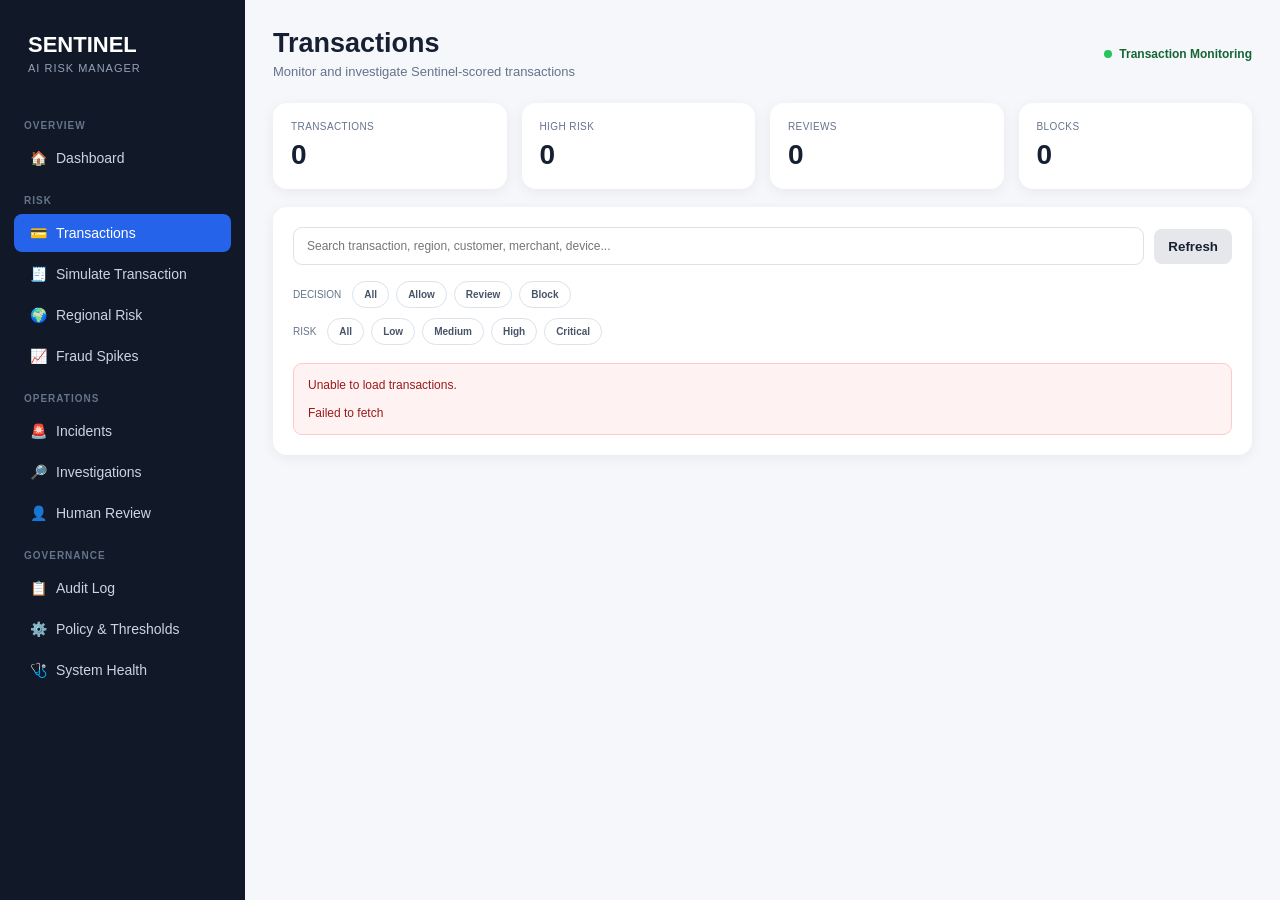
<file: frontend/pages/transactions.html>
<!DOCTYPE html>
<html lang="en">

<head>

    <meta charset="UTF-8">

    <meta
        name="viewport"
        content="width=device-width, initial-scale=1.0"
    >

    <title>Sentinel — Transactions</title>

    <link
        rel="stylesheet"
        href="../css/style.css"
    >

    <style>

        .summary-grid {
            display: grid;
            grid-template-columns: repeat(4, 1fr);
            gap: 15px;
            margin-bottom: 18px;
        }

        .summary-card {
            background: white;
            border-radius: 14px;
            padding: 18px;
            box-shadow:
                0 3px 14px
                rgba(15, 23, 42, 0.06);
        }

        .summary-label {
            color: #64748b;
            font-size: 10px;
            text-transform: uppercase;
            letter-spacing: .4px;
        }

        .summary-value {
            margin-top: 7px;
            font-size: 28px;
            font-weight: 800;
        }

        .monitor-panel {
            background: white;
            border-radius: 14px;
            padding: 20px;
            box-shadow:
                0 3px 14px
                rgba(15, 23, 42, 0.06);
        }

        .toolbar {
            display: flex;
            gap: 10px;
            align-items: center;
            flex-wrap: wrap;
            margin-bottom: 16px;
        }

        .search-box {
            flex: 1;
            min-width: 250px;
        }

        .search-box input {
            width: 100%;
            box-sizing: border-box;
            border: 1px solid #dbe2ea;
            border-radius: 9px;
            padding: 11px 13px;
            font-family: inherit;
            font-size: 12px;
            outline: none;
        }

        .search-box input:focus {
            border-color: #2563eb;
        }

        .filter-row {
            display: flex;
            gap: 7px;
            flex-wrap: wrap;
            margin-top: 10px;
        }

        .filter-btn {
            border: 1px solid #dbe2ea;
            background: white;
            color: #475569;
            border-radius: 999px;
            padding: 7px 11px;
            font-size: 10px;
            font-weight: 650;
            cursor: pointer;
            font-family: inherit;
        }

        .filter-btn.active {
            background: #2563eb;
            border-color: #2563eb;
            color: white;
        }

        .filter-label {
            color: #64748b;
            font-size: 10px;
            margin-right: 4px;
            align-self: center;
            text-transform: uppercase;
        }

        .table-wrap {
            overflow-x: auto;
        }

        .transaction-table {
            width: 100%;
            border-collapse: collapse;
        }

        .transaction-table th,
        .transaction-table td {
            padding: 12px 9px;
            border-bottom: 1px solid #edf0f3;
            text-align: left;
            white-space: nowrap;
        }

        .transaction-table th {
            color: #64748b;
            font-size: 10px;
            text-transform: uppercase;
            letter-spacing: .35px;
        }

        .transaction-table td {
            font-size: 12px;
        }

        .transaction-row {
            cursor: pointer;
            transition: background .15s ease;
        }

        .transaction-row:hover {
            background: #f8fafc;
        }

        .transaction-id {
            font-weight: 750;
        }

        .risk-number {
            font-weight: 750;
        }

        .region-text {
            color: #475569;
        }

        .empty {
            padding: 38px;
            text-align: center;
            color: #94a3b8;
            font-size: 12px;
        }

        .error {
            padding: 14px;
            border-radius: 9px;
            background: #fef2f2;
            border: 1px solid #fecaca;
            color: #991b1b;
            font-size: 12px;
        }

        /* =====================================================
           DETAIL MODAL
           ===================================================== */

        .modal {
            position: fixed;
            inset: 0;
            background: rgba(15, 23, 42, .45);
            display: none;
            align-items: center;
            justify-content: center;
            padding: 20px;
            z-index: 1000;
        }

        .modal.show {
            display: flex;
        }

        .modal-box {
            width: min(760px, 100%);
            max-height: 90vh;
            overflow-y: auto;
            background: white;
            border-radius: 15px;
            padding: 22px;
            box-shadow:
                0 20px 60px
                rgba(15, 23, 42, .2);
        }

        .modal-header {
            display: flex;
            justify-content: space-between;
            align-items: flex-start;
            gap: 12px;
        }

        .modal-title {
            margin: 0;
            font-size: 20px;
            font-weight: 800;
        }

        .modal-subtitle {
            margin-top: 4px;
            color: #64748b;
            font-size: 11px;
        }

        .close-btn {
            border: none;
            background: #f1f5f9;
            border-radius: 8px;
            width: 34px;
            height: 34px;
            cursor: pointer;
            font-size: 16px;
        }

        .detail-summary {
            display: grid;
            grid-template-columns: repeat(4, 1fr);
            gap: 10px;
            margin-top: 18px;
        }

        .detail-card {
            background: #f8fafc;
            border-radius: 9px;
            padding: 12px;
        }

        .detail-label {
            color: #64748b;
            font-size: 9px;
            text-transform: uppercase;
        }

        .detail-value {
            margin-top: 5px;
            font-size: 14px;
            font-weight: 750;
            word-break: break-word;
        }

        .detail-section {
            margin-top: 18px;
        }

        .detail-section-title {
            margin-bottom: 10px;
            font-size: 14px;
            font-weight: 750;
        }

        .detail-grid {
            display: grid;
            grid-template-columns: repeat(2, 1fr);
            gap: 8px;
        }

        .detail-item {
            padding: 11px;
            background: #f8fafc;
            border-radius: 8px;
        }

        .detail-item-label {
            color: #64748b;
            font-size: 9px;
        }

        .detail-item-value {
            margin-top: 4px;
            font-size: 12px;
            font-weight: 650;
            word-break: break-word;
        }

        .reason-box {
            background: #f8fafc;
            padding: 12px;
            border-radius: 8px;
            color: #475569;
            font-size: 11px;
            line-height: 1.5;
        }

        .modal-footer {
            display: flex;
            justify-content: space-between;
            align-items: center;
            gap: 10px;
            margin-top: 20px;
        }

        .btn {
            border: none;
            border-radius: 8px;
            padding: 10px 14px;
            cursor: pointer;
            font-family: inherit;
            font-weight: 650;
        }

        .btn-secondary {
            background: #e5e7eb;
            color: #172033;
        }

        /* =====================================================
           ACTIVE FILTER NOTICE
           ===================================================== */

        .filter-notice {
            display: none;
            margin-top: 14px;
            padding: 10px 12px;
            border-radius: 8px;
            background: #eff6ff;
            border: 1px solid #bfdbfe;
            color: #1d4ed8;
            font-size: 11px;
        }

        .filter-notice.visible {
            display: block;
        }

        @media (max-width: 1000px) {

            .summary-grid {
                grid-template-columns: repeat(2, 1fr);
            }

            .detail-summary {
                grid-template-columns: repeat(2, 1fr);
            }

        }

        @media (max-width: 600px) {

            .summary-grid {
                grid-template-columns: 1fr;
            }

            .detail-summary {
                grid-template-columns: 1fr;
            }

            .detail-grid {
                grid-template-columns: 1fr;
            }

        }

    </style>

</head>


<body data-page="transactions">


<div class="app">

    <aside
        class="sidebar"
        id="sidebar"
    ></aside>


    <main class="main">


        <!-- =================================================
             HEADER
             ================================================= -->

        <div class="page-header">

            <div>

                <h1 class="page-title">
                    Transactions
                </h1>

                <div class="page-subtitle">
                    Monitor and investigate Sentinel-scored transactions
                </div>

            </div>


            <div class="status">

                <span class="status-dot"></span>

                Transaction Monitoring

            </div>

        </div>


        <!-- =================================================
             SUMMARY
             ================================================= -->

        <section class="summary-grid">

            <div class="summary-card">

                <div class="summary-label">
                    Transactions
                </div>

                <div
                    class="summary-value"
                    id="totalCount"
                >
                    0
                </div>

            </div>


            <div class="summary-card">

                <div class="summary-label">
                    High Risk
                </div>

                <div
                    class="summary-value"
                    id="highRiskCount"
                >
                    0
                </div>

            </div>


            <div class="summary-card">

                <div class="summary-label">
                    Reviews
                </div>

                <div
                    class="summary-value"
                    id="reviewCount"
                >
                    0
                </div>

            </div>


            <div class="summary-card">

                <div class="summary-label">
                    Blocks
                </div>

                <div
                    class="summary-value"
                    id="blockCount"
                >
                    0
                </div>

            </div>

        </section>


        <!-- =================================================
             MONITOR
             ================================================= -->

        <section class="monitor-panel">


            <div class="toolbar">

                <div class="search-box">

                    <input
                        id="searchInput"
                        type="text"
                        placeholder="Search transaction, region, customer, merchant, device..."
                    >

                </div>


                <button
                    class="btn btn-secondary"
                    id="refreshButton"
                >
                    Refresh
                </button>

            </div>


            <!-- DECISION FILTERS -->

            <div class="filter-row">

                <span class="filter-label">
                    Decision
                </span>


                <button
                    class="filter-btn"
                    data-decision="ALL"
                >
                    All
                </button>


                <button
                    class="filter-btn"
                    data-decision="ALLOW"
                >
                    Allow
                </button>


                <button
                    class="filter-btn"
                    data-decision="REVIEW"
                >
                    Review
                </button>


                <button
                    class="filter-btn"
                    data-decision="BLOCK"
                >
                    Block
                </button>

            </div>


            <!-- RISK FILTERS -->

            <div class="filter-row">

                <span class="filter-label">
                    Risk
                </span>


                <button
                    class="filter-btn"
                    data-risk="ALL"
                >
                    All
                </button>


                <button
                    class="filter-btn"
                    data-risk="LOW"
                >
                    Low
                </button>


                <button
                    class="filter-btn"
                    data-risk="MEDIUM"
                >
                    Medium
                </button>


                <button
                    class="filter-btn"
                    data-risk="HIGH"
                >
                    High
                </button>


                <button
                    class="filter-btn"
                    data-risk="CRITICAL"
                >
                    Critical
                </button>

            </div>


            <!-- DASHBOARD DRILL-DOWN NOTICE -->

            <div
                id="filterNotice"
                class="filter-notice"
            ></div>


            <!-- TABLE -->

            <div
                id="tableContainer"
                class="table-wrap"
                style="margin-top:18px"
            >

                <div class="empty">
                    Loading transactions...
                </div>

            </div>


        </section>


    </main>

</div>


<!-- =========================================================
     TRANSACTION DETAIL MODAL
     ========================================================= -->

<div
    class="modal"
    id="transactionModal"
>

    <div class="modal-box">

        <div class="modal-header">

            <div>

                <h2
                    class="modal-title"
                    id="modalTitle"
                >
                    Transaction
                </h2>

                <div
                    class="modal-subtitle"
                    id="modalSubtitle"
                >
                    —
                </div>

            </div>


            <button
                class="close-btn"
                onclick="closeTransaction()"
            >
                ×
            </button>

        </div>


        <div
            class="detail-summary"
            id="detailSummary"
        ></div>


        <div class="detail-section">

            <div class="detail-section-title">
                Transaction Context
            </div>

            <div
                class="detail-grid"
                id="detailContext"
            ></div>

        </div>


        <div class="detail-section">

            <div class="detail-section-title">
                Risk Explanation
            </div>

            <div
                class="reason-box"
                id="detailReasons"
            >
                —
            </div>

        </div>


        <div class="modal-footer">

            <div
                style="
                    color:#64748b;
                    font-size:10px;
                "
                id="detailSource"
            >
                —
            </div>


            <button
                class="btn btn-secondary"
                onclick="closeTransaction()"
            >
                Close
            </button>

        </div>

    </div>

</div>


<script src="../js/app.js?v=3"></script>


<script>

/* ============================================================
   FILTER STATE
   ============================================================ */

let transactions = [];

let decisionFilter = "ALL";

let riskFilter = "ALL";

let searchText = "";


/* ============================================================
   READ URL PARAMETERS
   ============================================================ */

const params =
    new URLSearchParams(
        window.location.search
    );


const urlDecision =
    (
        params.get("decision")
        || ""
    ).toUpperCase();


const urlRisk =
    (
        params.get("risk")
        || ""
    ).toUpperCase();


/*
 * Dashboard drill-down:
 *
 * transactions.html?decision=BLOCK
 * transactions.html?risk=HIGH
 */

if (
    [
        "ALLOW",
        "REVIEW",
        "BLOCK"
    ].includes(
        urlDecision
    )
) {

    decisionFilter =
        urlDecision;

}


if (
    urlRisk === "HIGH"
) {

    riskFilter =
        "HIGH";

}


/* ============================================================
   POLICY
   ============================================================ */

let allowThreshold = 0.58;

let blockThreshold = 0.76;


async function loadPolicy() {

    try {

        const data =
            await api(
                "/api/policy"
            );


        const policy =
            data.policy
            || data;


        if (
            policy.allow_threshold !==
            undefined
        ) {

            allowThreshold =
                Number(
                    policy.allow_threshold
                );

        }


        if (
            policy.block_threshold !==
            undefined
        ) {

            blockThreshold =
                Number(
                    policy.block_threshold
                );

        }

    }

    catch (error) {

        console.warn(
            "Policy unavailable.",
            error
        );

    }

}


/* ============================================================
   LOAD TRANSACTIONS
   ============================================================ */

async function loadTransactions() {

    const container =
        document.getElementById(
            "tableContainer"
        );


    try {

        const data =
            await api(
                "/api/transactions/recent?limit=200"
            );


        transactions =
            Array.isArray(
                data.transactions
            )
                ? data.transactions
                : [];


        updateSummary();

        updateFilterButtons();

        updateFilterNotice();

        renderTable();

    }

    catch (error) {

        console.error(
            "Transaction API error:",
            error
        );


        container.innerHTML = `

            <div class="error">

                Unable to load transactions.

                <br><br>

                ${error.message}

            </div>

        `;

    }

}


/* ============================================================
   SUMMARY
   ============================================================ */

function updateSummary() {

    document.getElementById(
        "totalCount"
    ).textContent =
        transactions.length;


    const highRisk =
        transactions.filter(
            tx =>
                Number(
                    tx.risk_score || 0
                ) >= 76
        ).length;


    const reviews =
        transactions.filter(
            tx =>
                String(
                    tx.decision || ""
                ).toUpperCase()
                === "REVIEW"
        ).length;


    const blocks =
        transactions.filter(
            tx =>
                String(
                    tx.decision || ""
                ).toUpperCase()
                === "BLOCK"
        ).length;


    document.getElementById(
        "highRiskCount"
    ).textContent =
        highRisk;


    document.getElementById(
        "reviewCount"
    ).textContent =
        reviews;


    document.getElementById(
        "blockCount"
    ).textContent =
        blocks;

}


/* ============================================================
   FILTERING
   ============================================================ */

function filteredTransactions() {

    const query =
        searchText
            .trim()
            .toLowerCase();


    return transactions.filter(
        tx => {

            const decision =
                String(
                    tx.decision || ""
                ).toUpperCase();


            const riskLevel =
                String(
                    tx.risk_level || ""
                ).toUpperCase();


            const score =
                Number(
                    tx.risk_score || 0
                );


            /* DECISION */

            if (
                decisionFilter !==
                "ALL"
            ) {

                if (
                    decision !==
                    decisionFilter
                ) {

                    return false;

                }

            }


            /* RISK */

            if (
                riskFilter !==
                "ALL"
            ) {

                /*
                 * HIGH from Dashboard means
                 * HIGH + CRITICAL.
                 */

                if (
                    riskFilter ===
                    "HIGH"
                ) {

                    if (
                        score < 76
                    ) {

                        return false;

                    }

                }

                else {

                    if (
                        riskLevel !==
                        riskFilter
                    ) {

                        return false;

                    }

                }

            }


            /* SEARCH */

            if (!query) {

                return true;

            }


            const searchable = [

                tx.transaction_id,

                tx.region_key,

                tx.customer_id,

                tx.merchant_id,

                tx.device_id,

                tx.payment_method,

                tx.decision,

                tx.risk_level

            ]
                .filter(
                    value =>
                        value !== null
                        &&
                        value !== undefined
                )
                .join(" ")
                .toLowerCase();


            return searchable.includes(
                query
            );

        }
    );

}


/* ============================================================
   RENDER TABLE
   ============================================================ */

function renderTable() {

    const container =
        document.getElementById(
            "tableContainer"
        );


    const rows =
        filteredTransactions();


    if (!rows.length) {

        container.innerHTML = `

            <div class="empty">

                No transactions match
                the current filters.

            </div>

        `;

        return;

    }


    container.innerHTML = `

        <table
            class="transaction-table"
        >

            <thead>

                <tr>

                    <th>
                        Transaction
                    </th>

                    <th>
                        Time
                    </th>

                    <th>
                        Amount
                    </th>

                    <th>
                        Risk
                    </th>

                    <th>
                        Level
                    </th>

                    <th>
                        Decision
                    </th>

                    <th>
                        Region
                    </th>

                    <th>
                        Source
                    </th>

                </tr>

            </thead>


            <tbody>

                ${
                    rows
                        .map(
                            (
                                tx,
                                index
                            ) => `

                                <tr
                                    class="transaction-row"
                                    onclick="
                                        openTransaction(
                                            ${index}
                                        )
                                    "
                                    title="Open transaction details"
                                >

                                    <td>

                                        <span
                                            class="
                                                transaction-id
                                            "
                                        >
                                            ${
                                                tx.transaction_id
                                            }
                                        </span>

                                    </td>


                                    <td>
                                        ${
                                            formatTime(
                                                tx.event_time
                                            )
                                        }
                                    </td>


                                    <td>
                                        ${money(
                                            tx.amount
                                        )}
                                    </td>


                                    <td>

                                        <span
                                            class="
                                                risk-number
                                            "
                                        >
                                            ${Number(
                                                tx.risk_score || 0
                                            ).toFixed(2)}
                                        </span>

                                    </td>


                                    <td>
                                        ${badge(
                                            tx.risk_level
                                        )}
                                    </td>


                                    <td>
                                        ${badge(
                                            tx.decision
                                        )}
                                    </td>


                                    <td>

                                        <span
                                            class="
                                                region-text
                                            "
                                        >
                                            ${
                                                tx.region_key
                                                || "—"
                                            }
                                        </span>

                                    </td>


                                    <td>
                                        ${
                                            tx.source
                                            || "—"
                                        }
                                    </td>

                                </tr>

                            `
                        )
                        .join("")
                }

            </tbody>

        </table>

    `;

}


/* ============================================================
   FILTER BUTTON STATE
   ============================================================ */

function updateFilterButtons() {

    document
        .querySelectorAll(
            "[data-decision]"
        )
        .forEach(
            button => {

                button.classList.toggle(
                    "active",
                    button.dataset.decision
                    ===
                    decisionFilter
                );

            }
        );


    document
        .querySelectorAll(
            "[data-risk]"
        )
        .forEach(
            button => {

                button.classList.toggle(
                    "active",
                    button.dataset.risk
                    ===
                    riskFilter
                );

            }
        );

}


/* ============================================================
   FILTER NOTICE
   ============================================================ */

function updateFilterNotice() {

    const notice =
        document.getElementById(
            "filterNotice"
        );


    if (
        decisionFilter ===
        "BLOCK"
    ) {

        notice.textContent =
            "Dashboard drill-down: showing blocked transactions only.";

        notice.classList.add(
            "visible"
        );

        return;

    }


    if (
        decisionFilter ===
        "REVIEW"
    ) {

        notice.textContent =
            "Showing transactions currently requiring review.";

        notice.classList.add(
            "visible"
        );

        return;

    }


    if (
        riskFilter ===
        "HIGH"
    ) {

        notice.textContent =
            "Dashboard drill-down: showing high-risk and critical transactions.";

        notice.classList.add(
            "visible"
        );

        return;

    }


    notice.classList.remove(
        "visible"
    );

    notice.textContent = "";

}


/* ============================================================
   DECISION FILTER CLICKS
   ============================================================ */

document
    .querySelectorAll(
        "[data-decision]"
    )
    .forEach(
        button => {

            button.addEventListener(
                "click",
                () => {

                    decisionFilter =
                        button.dataset.decision;


                    /*
                     * If user chooses a decision filter,
                     * clear the URL-style risk drill-down.
                     */

                    if (
                        decisionFilter !==
                        "ALL"
                    ) {

                        riskFilter =
                            "ALL";

                    }


                    updateFilterButtons();

                    updateFilterNotice();

                    renderTable();

                }
            );

        }
    );


/* ============================================================
   RISK FILTER CLICKS
   ============================================================ */

document
    .querySelectorAll(
        "[data-risk]"
    )
    .forEach(
        button => {

            button.addEventListener(
                "click",
                () => {

                    riskFilter =
                        button.dataset.risk;


                    /*
                     * If user chooses a risk filter,
                     * clear the decision drill-down.
                     */

                    if (
                        riskFilter !==
                        "ALL"
                    ) {

                        decisionFilter =
                            "ALL";

                    }


                    updateFilterButtons();

                    updateFilterNotice();

                    renderTable();

                }
            );

        }
    );


/* ============================================================
   SEARCH
   ============================================================ */

document
    .getElementById(
        "searchInput"
    )
    .addEventListener(
        "input",
        event => {

            searchText =
                event.target.value;


            renderTable();

        }
    );


/* ============================================================
   REFRESH
   ============================================================ */

document
    .getElementById(
        "refreshButton"
    )
    .addEventListener(
        "click",
        async () => {

            await loadPolicy();

            await loadTransactions();

        }
    );


/* ============================================================
   TRANSACTION DETAIL
   ============================================================ */

function openTransaction(
    visibleIndex
) {

    const rows =
        filteredTransactions();


    const tx =
        rows[visibleIndex];


    if (!tx) {

        return;

    }


    document.getElementById(
        "modalTitle"
    ).textContent =
        tx.transaction_id;


    document.getElementById(
        "modalSubtitle"
    ).textContent =
        `${formatTime(
            tx.event_time
        )} • ${tx.source || "Sentinel"}`;


    document.getElementById(
        "detailSummary"
    ).innerHTML = `

        <div class="detail-card">

            <div class="detail-label">
                Amount
            </div>

            <div class="detail-value">
                ${money(
                    tx.amount
                )}
            </div>

        </div>


        <div class="detail-card">

            <div class="detail-label">
                Risk Probability
            </div>

            <div class="detail-value">
                ${Number(
                    tx.risk_probability || 0
                ).toFixed(6)}
            </div>

        </div>


        <div class="detail-card">

            <div class="detail-label">
                Risk Score
            </div>

            <div class="detail-value">
                ${Number(
                    tx.risk_score || 0
                ).toFixed(2)}
            </div>

        </div>


        <div class="detail-card">

            <div class="detail-label">
                Decision
            </div>

            <div class="detail-value">
                ${badge(
                    tx.decision
                )}
            </div>

        </div>

    `;


    document.getElementById(
        "detailContext"
    ).innerHTML = `

        <div class="detail-item">

            <div class="detail-item-label">
                Customer
            </div>

            <div class="detail-item-value">
                ${
                    tx.customer_id || "—"
                }
            </div>

        </div>


        <div class="detail-item">

            <div class="detail-item-label">
                Merchant
            </div>

            <div class="detail-item-value">
                ${
                    tx.merchant_id || "—"
                }
            </div>

        </div>


        <div class="detail-item">

            <div class="detail-item-label">
                Device
            </div>

            <div class="detail-item-value">
                ${
                    tx.device_id || "—"
                }
            </div>

        </div>


        <div class="detail-item">

            <div class="detail-item-label">
                Payment Method
            </div>

            <div class="detail-item-value">
                ${
                    tx.payment_method || "—"
                }
            </div>

        </div>


        <div class="detail-item">

            <div class="detail-item-label">
                Region
            </div>

            <div class="detail-item-value">
                ${
                    tx.region_key || "—"
                }
            </div>

        </div>


        <div class="detail-item">

            <div class="detail-item-label">
                Regional Risk
            </div>

            <div class="detail-item-value">
                ${Number(
                    tx.regional_risk || 0
                ).toFixed(2)}
            </div>

        </div>

    `;


    const reasons =
        Array.isArray(
            tx.reasons
        )
            ? tx.reasons
            : [];


    document.getElementById(
        "detailReasons"
    ).innerHTML =

        reasons.length

            ? reasons
                .map(
                    reason =>
                        `<div>• ${reason}</div>`
                )
                .join("")

            : "No additional risk reasons were recorded.";


    document.getElementById(
        "detailSource"
    ).textContent =
        `Source: ${tx.source || "—"}`;


    document.getElementById(
        "transactionModal"
    ).classList.add(
        "show"
    );

}


function closeTransaction() {

    document.getElementById(
        "transactionModal"
    ).classList.remove(
        "show"
    );

}


/* ============================================================
   HELPERS
   ============================================================ */

function formatTime(
    value
) {

    if (!value) {

        return "—";

    }


    const date =
        new Date(value);


    if (
        Number.isNaN(
            date.getTime()
        )
    ) {

        return String(value);

    }


    return date.toLocaleString(
        "en-IN",
        {
            day: "2-digit",
            month: "short",
            hour: "2-digit",
            minute: "2-digit"
        }
    );

}


/* ============================================================
   INITIALIZE
   ============================================================ */

async function initialize() {

    await loadPolicy();

    await loadTransactions();

}


initialize();


/* ============================================================
   AUTO REFRESH
   ============================================================ */

setInterval(
    loadTransactions,
    10000
);

</script>

</body>

</html>
</file>
<file: frontend/css/style.css>
/* =========================================================
   GLOBAL
   ========================================================= */

* {
    box-sizing: border-box;
}

html,
body {
    margin: 0;
    padding: 0;
    min-height: 100%;
}

body {
    font-family:
        Inter,
        "Segoe UI",
        Arial,
        sans-serif;

    background: #f5f7fb;
    color: #172033;
}


/* =========================================================
   APP LAYOUT
   ========================================================= */

.app {
    min-height: 100vh;
    width: 100%;
}


/* =========================================================
   SIDEBAR
   ========================================================= */

.sidebar {
    position: fixed;

    top: 0;
    left: 0;

    width: 245px;
    height: 100vh;

    background: #111827;
    color: white;

    padding: 24px 14px;

    overflow-y: auto;
    overflow-x: hidden;

    flex-shrink: 0;

    z-index: 1000;

    scrollbar-width: thin;
    scrollbar-color: #475569 #111827;
}


/* Sidebar scrollbar - Chrome / Edge */

.sidebar::-webkit-scrollbar {
    width: 6px;
}

.sidebar::-webkit-scrollbar-track {
    background: #111827;
}

.sidebar::-webkit-scrollbar-thumb {
    background: #475569;
    border-radius: 999px;
}

.sidebar::-webkit-scrollbar-thumb:hover {
    background: #64748b;
}


/* =========================================================
   LOGO
   ========================================================= */

.logo {
    padding: 8px 14px 28px;
}

.logo-title {
    font-size: 22px;
    font-weight: 800;
}

.logo-subtitle {
    color: #94a3b8;
    font-size: 11px;
    margin-top: 4px;
    letter-spacing: 1px;
}


/* =========================================================
   NAVIGATION
   ========================================================= */

.nav-section {
    margin: 18px 10px 8px;

    color: #64748b;

    font-size: 10px;
    font-weight: 700;
    letter-spacing: 1px;
}

.nav-link {
    display: flex;
    align-items: center;
    gap: 8px;

    text-decoration: none;

    color: #cbd5e1;

    padding: 11px 14px;

    border-radius: 8px;

    margin: 3px 0;

    font-size: 14px;

    transition:
        background 0.15s ease,
        color 0.15s ease;
}

.nav-link:hover {
    background: #1f2937;
    color: white;
}

.nav-link.active {
    background: #2563eb;
    color: white;
}


/* =========================================================
   MAIN CONTENT
   ========================================================= */

.main {
    margin-left: 245px;

    width: calc(100% - 245px);

    min-height: 100vh;

    padding: 28px;

    min-width: 0;
}


/* =========================================================
   PAGE HEADER
   ========================================================= */

.page-header {
    display: flex;

    justify-content: space-between;

    align-items: center;

    margin-bottom: 24px;

    gap: 20px;
}

.page-title {
    margin: 0;
    font-size: 27px;
}

.page-subtitle {
    color: #64748b;
    margin-top: 5px;
    font-size: 13px;
}

.status {
    display: flex;

    align-items: center;

    gap: 7px;

    color: #166534;

    font-size: 12px;

    font-weight: 600;

    white-space: nowrap;
}

.status-dot {
    width: 8px;
    height: 8px;

    border-radius: 50%;

    background: #22c55e;

    flex-shrink: 0;
}


/* =========================================================
   KPI CARDS
   ========================================================= */

.cards {
    display: grid;

    grid-template-columns:
        repeat(4, 1fr);

    gap: 16px;

    margin-bottom: 22px;
}

.card {
    background: white;

    border-radius: 14px;

    padding: 20px;

    box-shadow:
        0 3px 14px
        rgba(15, 23, 42, 0.06);

    transition:
        transform 0.15s ease,
        box-shadow 0.15s ease;
}

.card-label {
    color: #64748b;
    font-size: 12px;
}

.card-value {
    font-size: 30px;

    font-weight: 750;

    margin-top: 8px;
}


/* =========================================================
   TWO COLUMN GRID
   ========================================================= */

.grid-2 {
    display: grid;

    grid-template-columns:
        2fr 1fr;

    gap: 18px;

    align-items: start;
}

.grid-2 > .panel {
    align-self: start;
    height: fit-content;
}

/* =========================================================
   PANELS
   ========================================================= */

.panel {
    background: white;

    border-radius: 14px;

    padding: 20px;

    box-shadow:
        0 3px 14px
        rgba(15, 23, 42, 0.06);

    transition:
        transform 0.15s ease,
        box-shadow 0.15s ease;
}

.panel-title {
    font-size: 17px;

    font-weight: 700;

    margin-bottom: 16px;
}


/* =========================================================
   HOVER EFFECTS
   ========================================================= */

.panel:hover,
.card:hover,
.threshold-card:hover {
    box-shadow:
        0 7px 22px
        rgba(15, 23, 42, 0.08);
}


/* =========================================================
   TABLES
   ========================================================= */

table {
    width: 100%;
    border-collapse: collapse;
}

th,
td {
    padding: 12px 9px;

    border-bottom:
        1px solid #e5e7eb;

    text-align: left;

    font-size: 13px;
}

th {
    color: #64748b;

    font-size: 11px;

    text-transform: uppercase;
}


/* =========================================================
   BADGES
   ========================================================= */

.badge {
    display: inline-block;

    padding: 5px 9px;

    border-radius: 999px;

    font-size: 10px;

    font-weight: 750;
}

.badge.ALLOW {
    background: #dcfce7;
    color: #166534;
}

.badge.REVIEW {
    background: #fef3c7;
    color: #92400e;
}

.badge.BLOCK {
    background: #fee2e2;
    color: #991b1b;
}

.badge.CRITICAL {
    background: #fee2e2;
    color: #991b1b;
}

.badge.HIGH {
    background: #ffedd5;
    color: #9a3412;
}

.badge.MEDIUM {
    background: #fef3c7;
    color: #92400e;
}

.badge.LOW {
    background: #dcfce7;
    color: #166534;
}

.badge.OPEN {
    background: #fee2e2;
    color: #991b1b;
}

.badge.RESOLVED {
    background: #dcfce7;
    color: #166534;
}


/* =========================================================
   BUTTONS
   ========================================================= */

.btn {
    border: none;

    padding: 9px 13px;

    border-radius: 8px;

    cursor: pointer;

    font-weight: 650;

    font-family: inherit;

    transition:
        background 0.15s ease,
        transform 0.1s ease;
}

.btn-primary {
    background: #2563eb;
    color: white;
}

.btn-primary:hover {
    background: #1d4ed8;
}

.btn-secondary {
    background: #e5e7eb;
    color: #172033;
}

.btn-secondary:hover {
    background: #d1d5db;
}

button {
    font-family: inherit;
}

button:active {
    transform: translateY(1px);
}


/* =========================================================
   EMPTY STATE
   ========================================================= */

.empty {
    color: #94a3b8;
    padding: 18px 0;
}


/* =========================================================
   INCIDENT
   ========================================================= */

.incident-card {
    border:
        1px solid #fee2e2;

    background: #fffafa;

    padding: 18px;

    border-radius: 12px;

    margin-bottom: 14px;
}

.incident-card h3 {
    margin: 0 0 7px;
}


/* =========================================================
   METRICS
   ========================================================= */

.metric-row {
    display: grid;

    grid-template-columns:
        repeat(4, 1fr);

    gap: 12px;

    margin-top: 14px;
}

.metric {
    background: #f8fafc;

    border-radius: 8px;

    padding: 12px;
}

.metric-label {
    color: #64748b;

    font-size: 10px;
}

.metric-value {
    font-size: 18px;

    font-weight: 700;

    margin-top: 5px;
}


/* =========================================================
   NOTES
   ========================================================= */

.note {
    color: #64748b;

    font-size: 12px;

    margin-top: 8px;
}


/* =========================================================
   NAV ICONS
   ========================================================= */

.nav-image-icon {
    width: 20px;
    height: 20px;

    object-fit: contain;

    flex-shrink: 0;
}

.nav-icon {
    width: 20px;
    min-width: 20px;

    display: inline-flex;

    justify-content: center;

    align-items: center;

    flex-shrink: 0;
}


/* =========================================================
   GENERAL LINK TRANSITIONS
   ========================================================= */

a {
    transition:
        background 0.15s ease,
        color 0.15s ease;
}


/* =========================================================
   OTHER CARD TYPES
   ========================================================= */

.threshold-card,
.policy-hero {
    transition:
        transform 0.15s ease,
        box-shadow 0.15s ease;
}


/* =========================================================
   RESPONSIVE — TABLET
   ========================================================= */

@media (max-width: 1000px) {

    .sidebar {
        width: 210px;
    }

    .main {
        margin-left: 210px;
        width: calc(100% - 210px);
    }

    .cards {
        grid-template-columns:
            repeat(2, 1fr);
    }

    .grid-2 {
        grid-template-columns: 1fr;
    }

    .metric-row {
        grid-template-columns:
            repeat(2, 1fr);
    }

}


/* =========================================================
   RESPONSIVE — MOBILE
   ========================================================= */

@media (max-width: 700px) {

    .sidebar {
        position: static;

        width: 100%;
        height: auto;

        max-height: none;

        overflow: visible;

        padding: 20px 12px;
    }

    .main {
        margin-left: 0;

        width: 100%;

        padding: 20px;
    }

    .page-header {
        align-items: flex-start;

        flex-direction: column;
    }

    .status {
        align-self: flex-start;
    }

    .cards {
        grid-template-columns:
            1fr;
    }

    .metric-row {
        grid-template-columns:
            1fr;
    }

}


/* =========================================================
   SMALL MOBILE
   ========================================================= */

@media (max-width: 450px) {

    .main {
        padding: 16px;
    }

    .page-title {
        font-size: 23px;
    }

    .panel,
    .card {
        padding: 16px;
    }

    th,
    td {
        padding: 9px 6px;
        font-size: 11px;
    }

}


/* =========================================================
   FINAL DASHBOARD GRID HEIGHT FIX
   Keep Recent Risk Activity at its own content height.
   ========================================================= */

.grid-2 {
    align-items: start !important;
    grid-auto-rows: max-content !important;
}

.grid-2 > * {
    align-self: start !important;
    height: auto !important;
    min-height: 0 !important;
}

.grid-2 > .panel:first-child {
    align-self: start !important;
    height: auto !important;
    min-height: 0 !important;
}

/* Prevent chart wrappers/canvases from creating unnecessary
   vertical space inside the left panel. */
.grid-2 > .panel:first-child canvas {
    max-height: 240px !important;
}

@media (max-width: 700px) {

    .grid-2 {
        grid-template-columns: 1fr !important;
        grid-auto-rows: auto !important;
    }

    .grid-2 > * {
        width: 100%;
        height: auto !important;
    }

}
</file>
